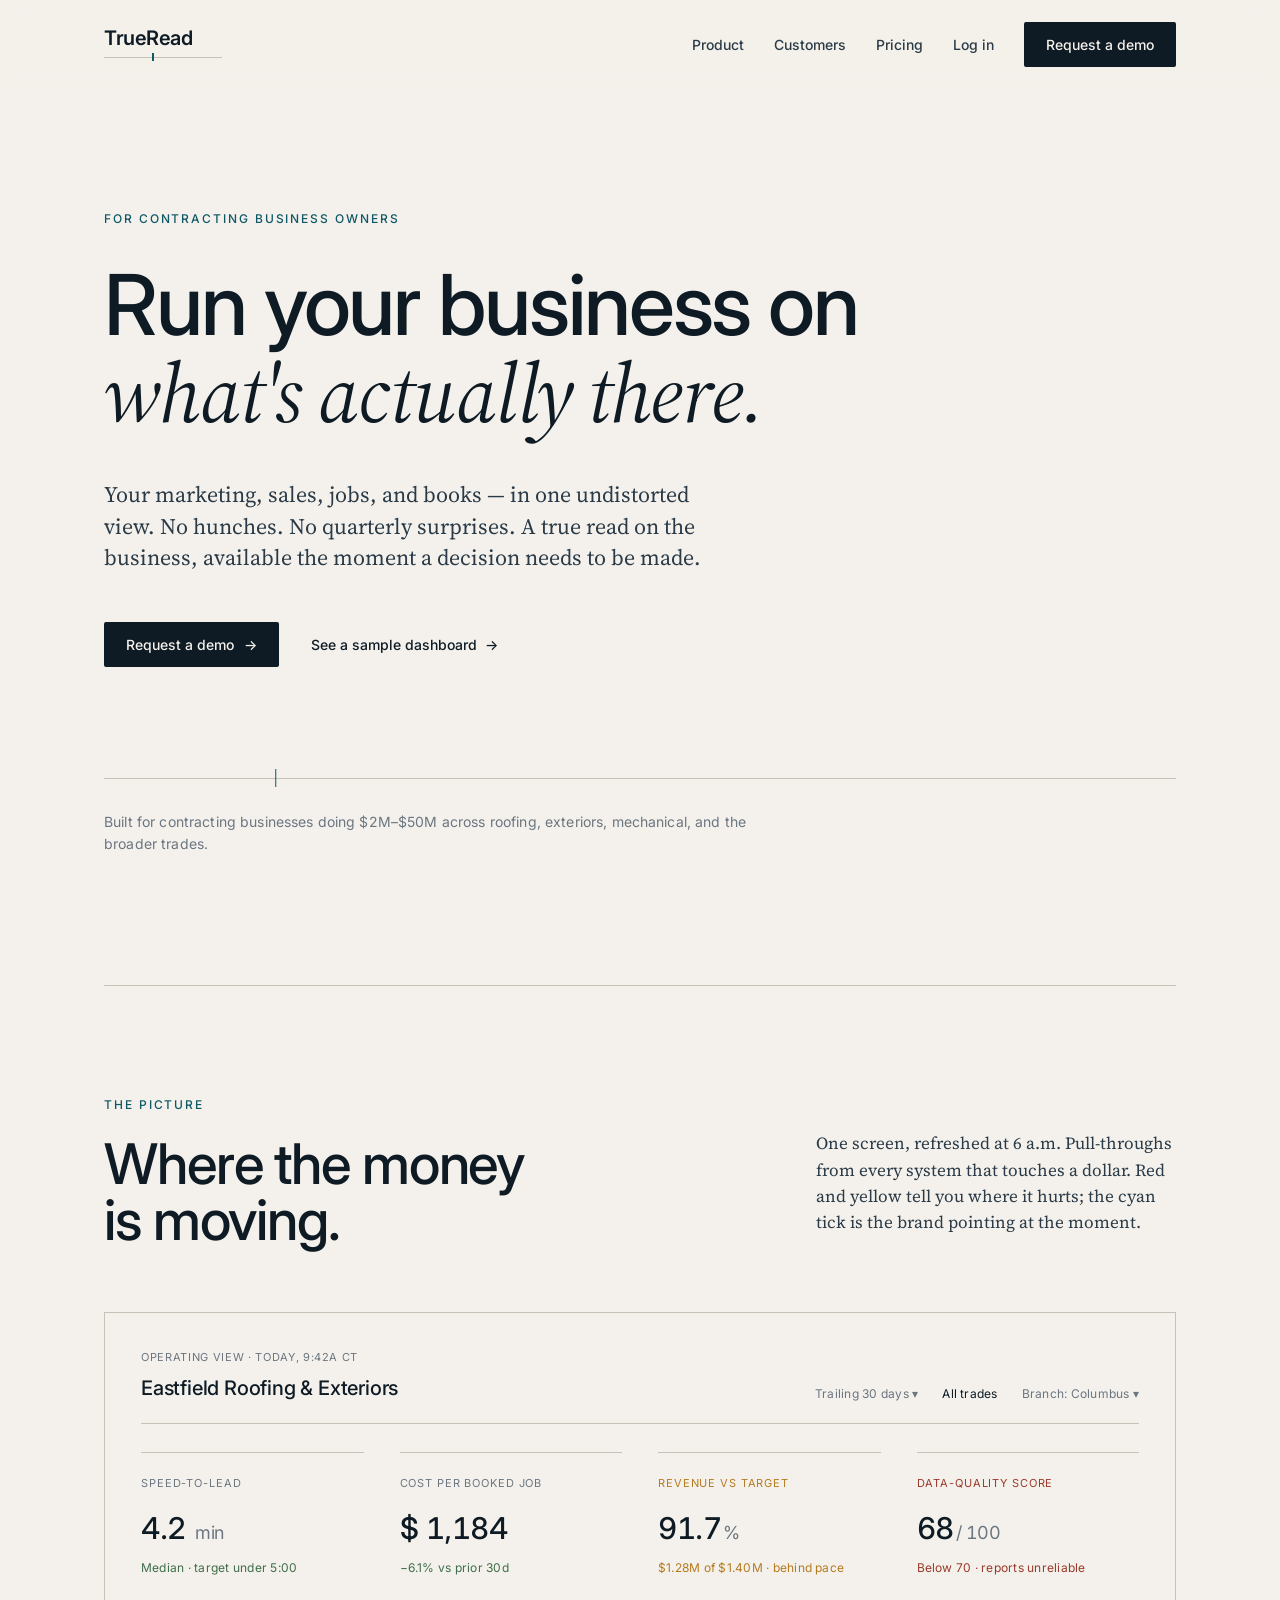
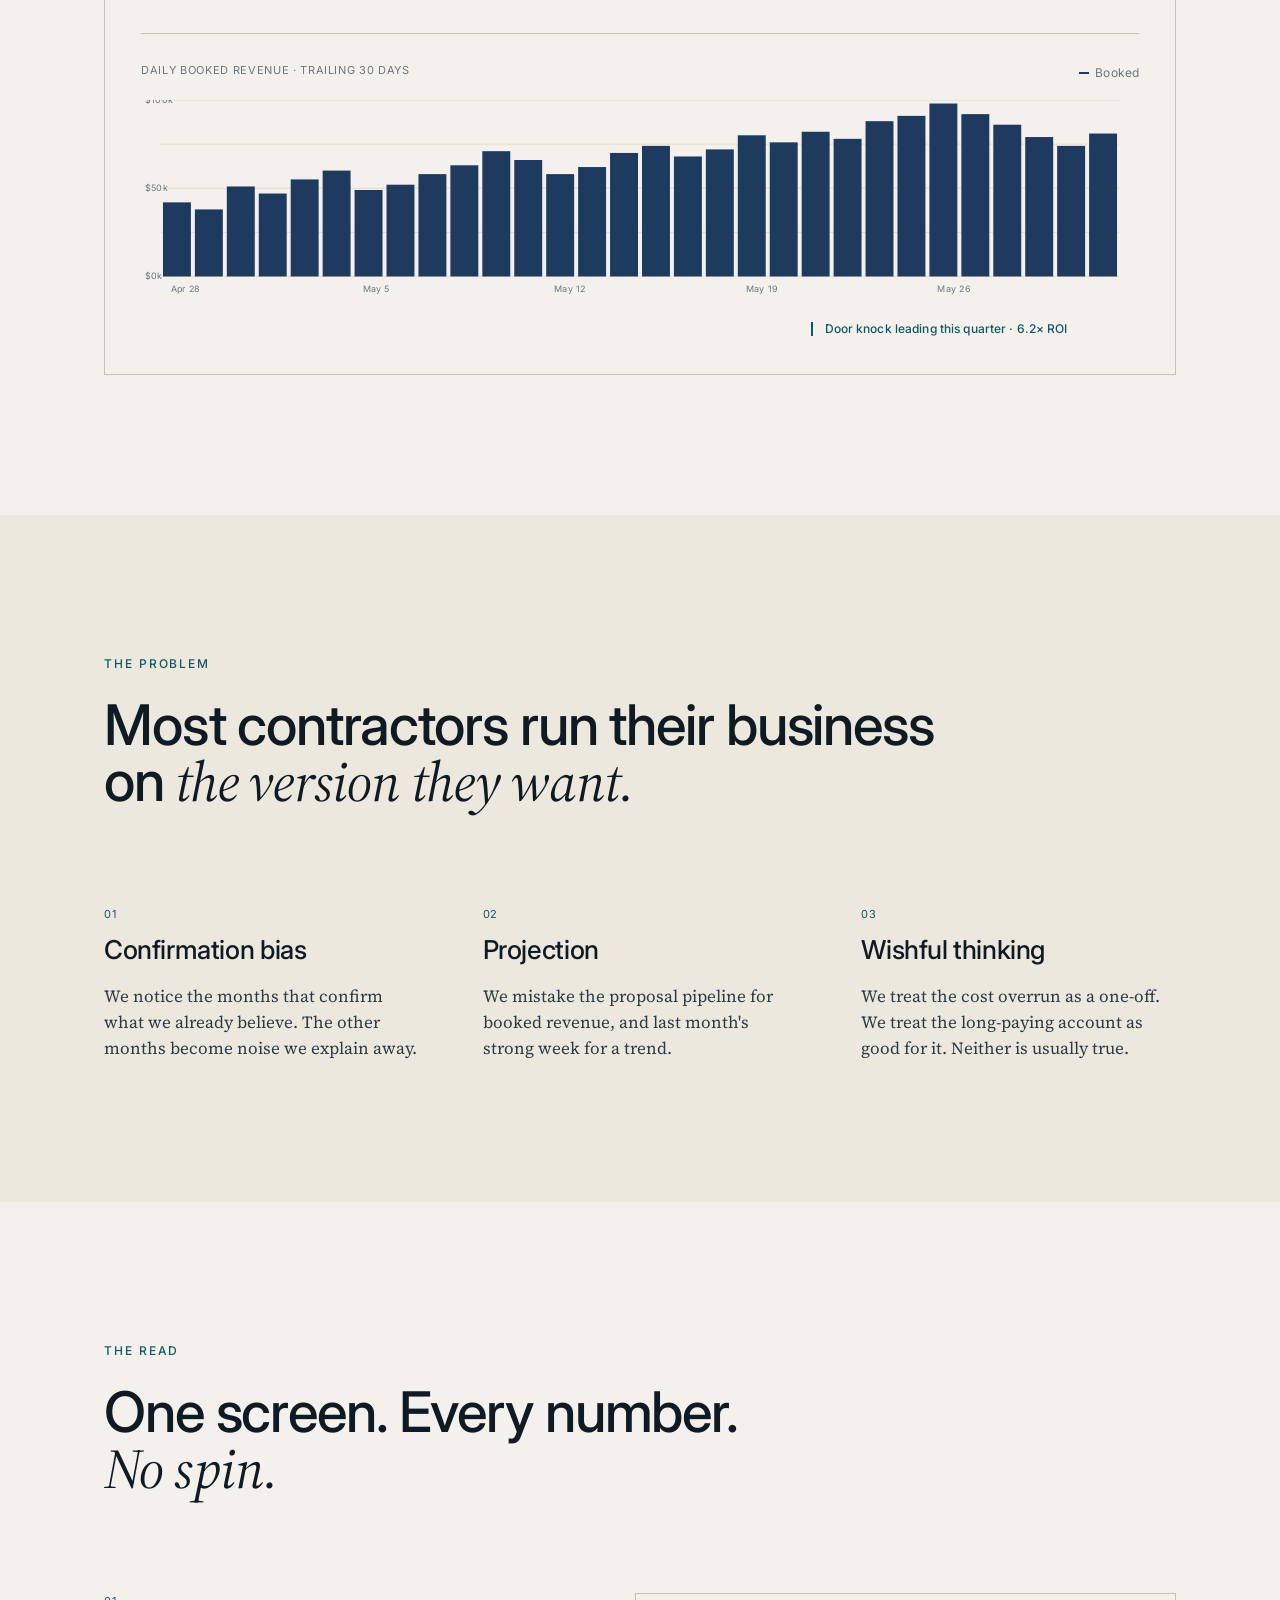
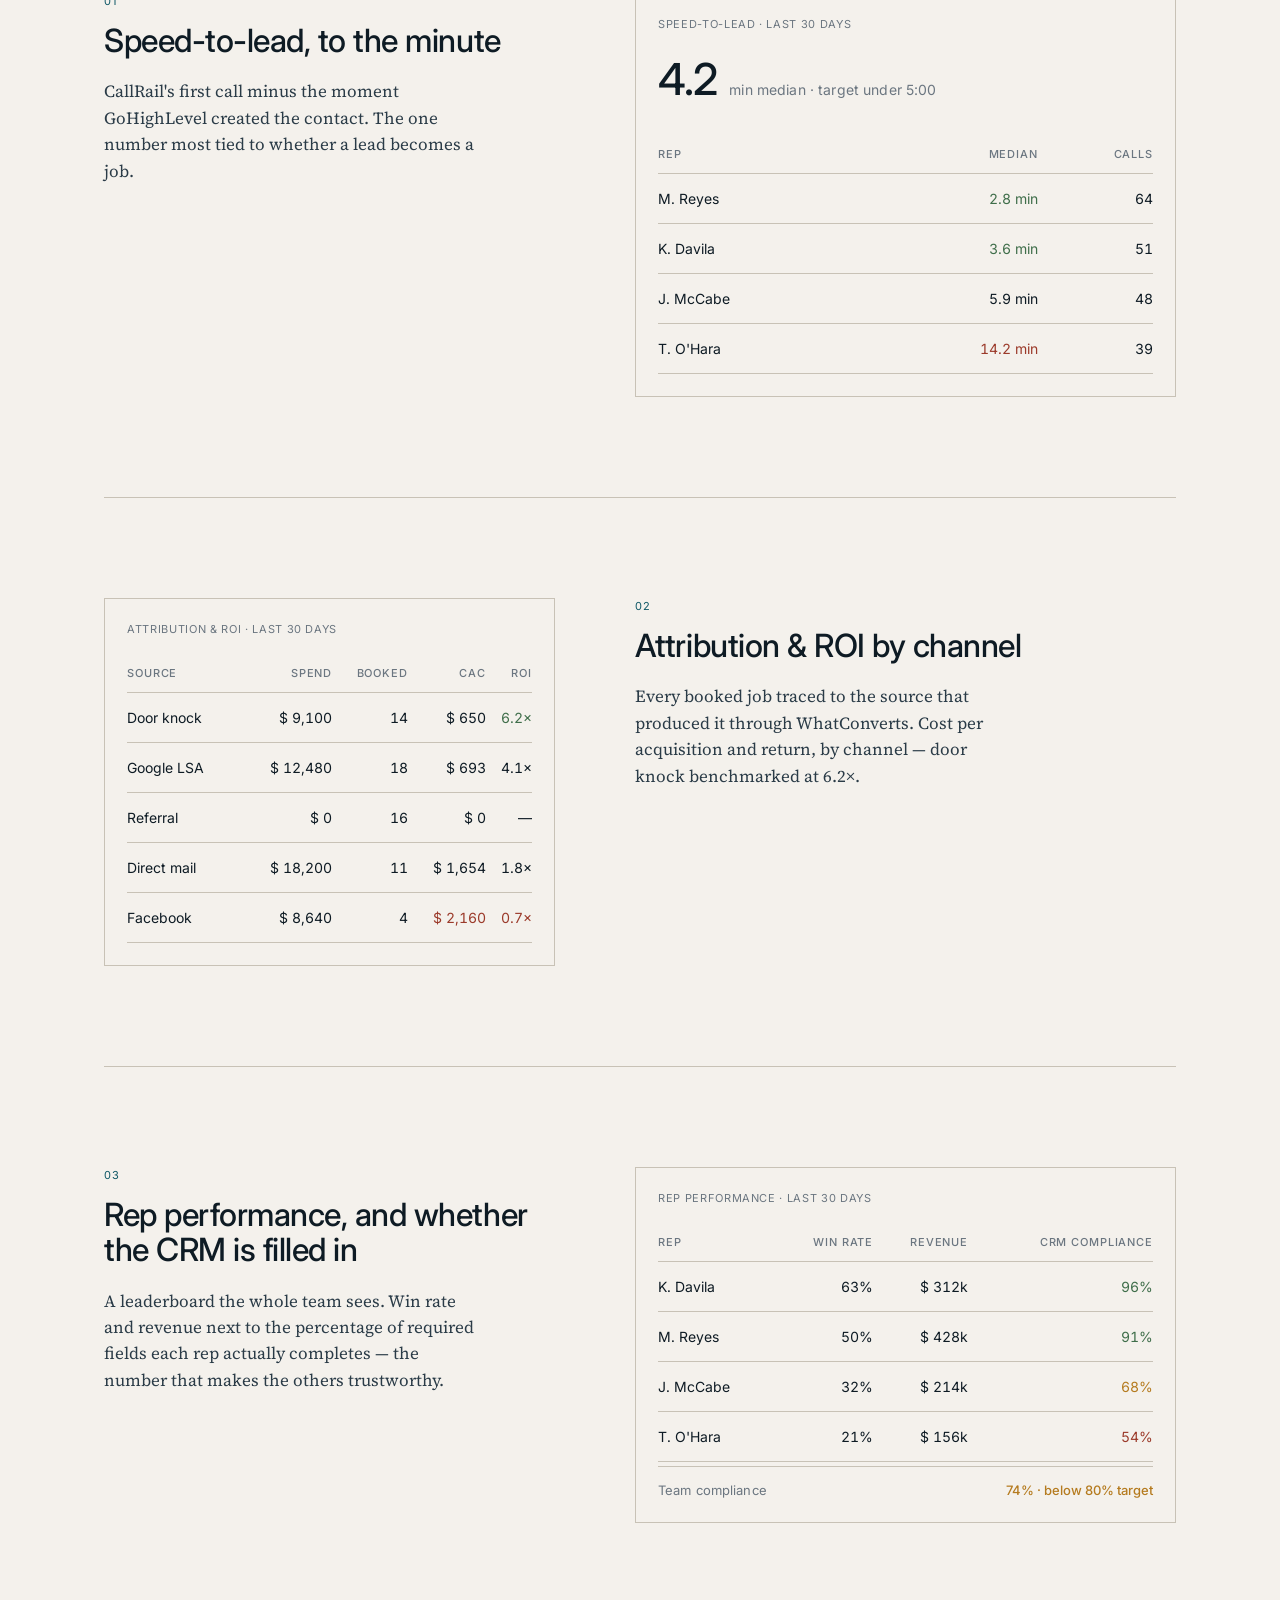
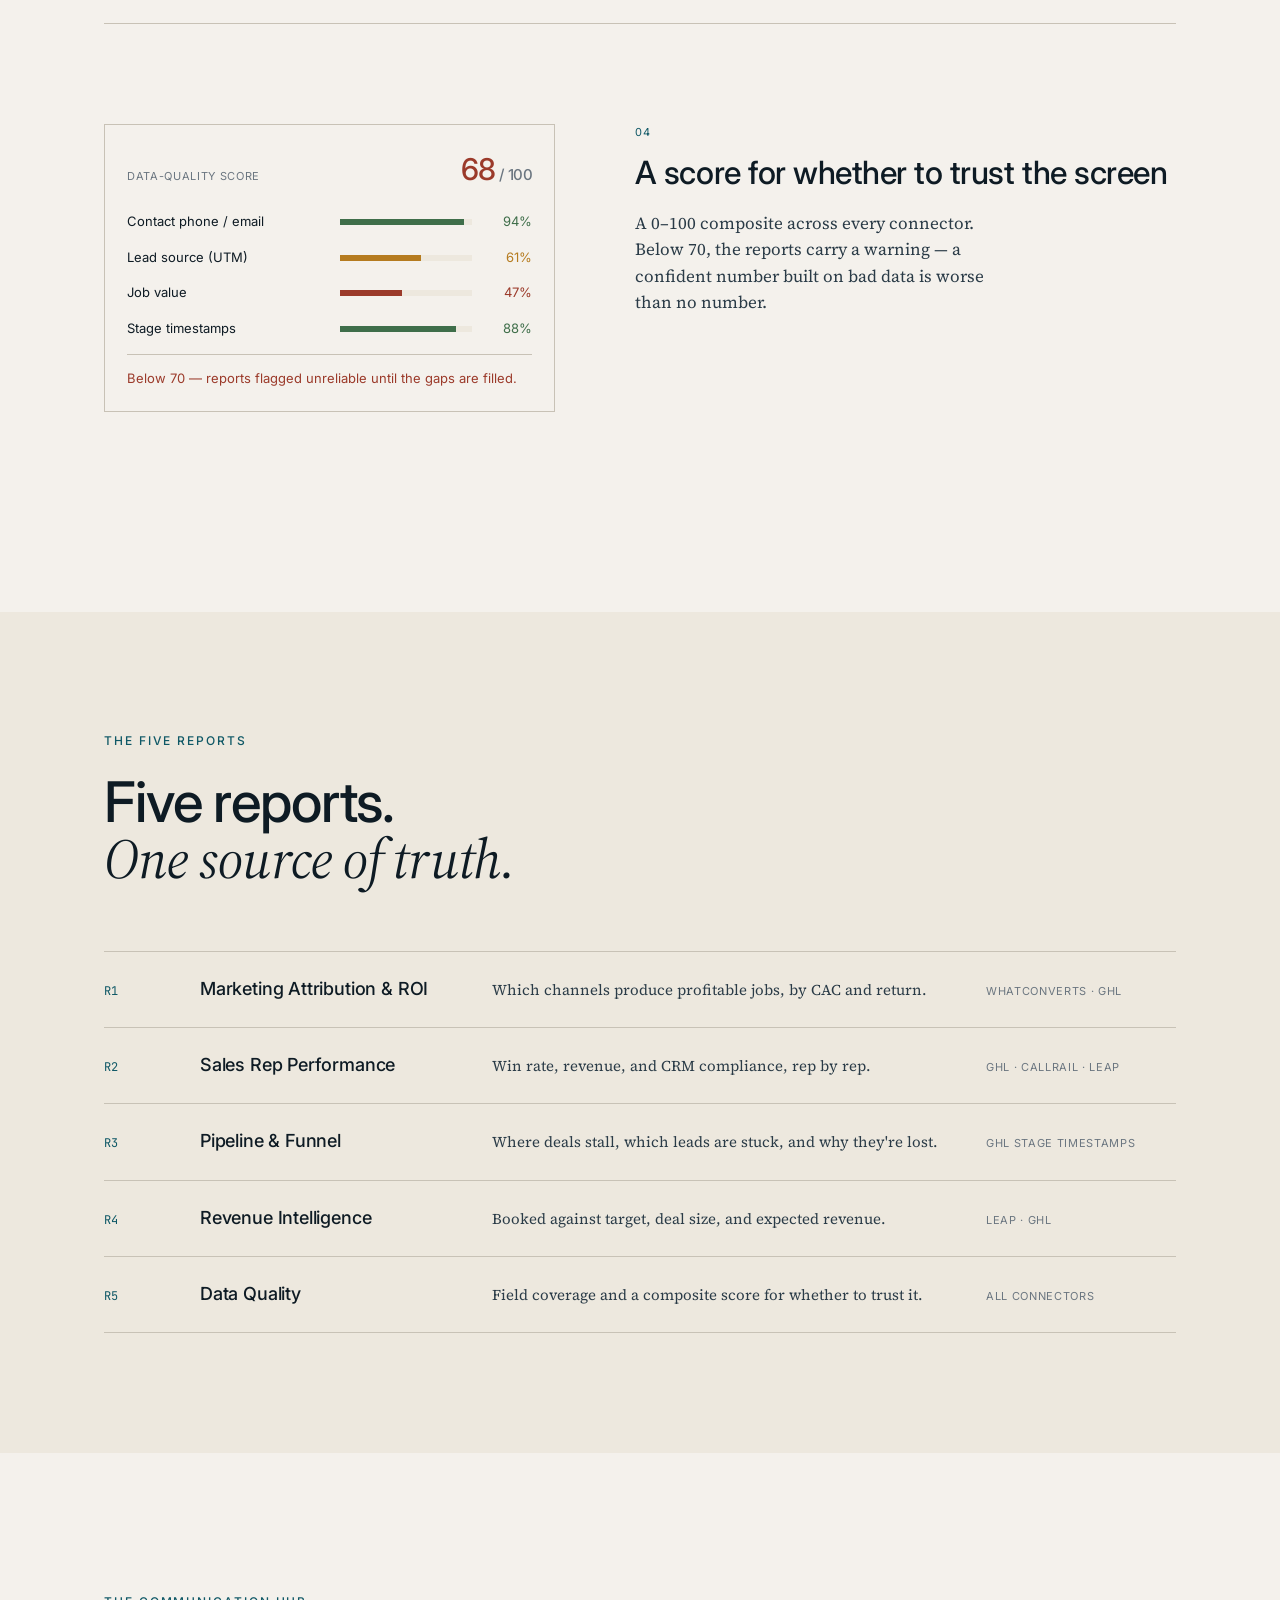
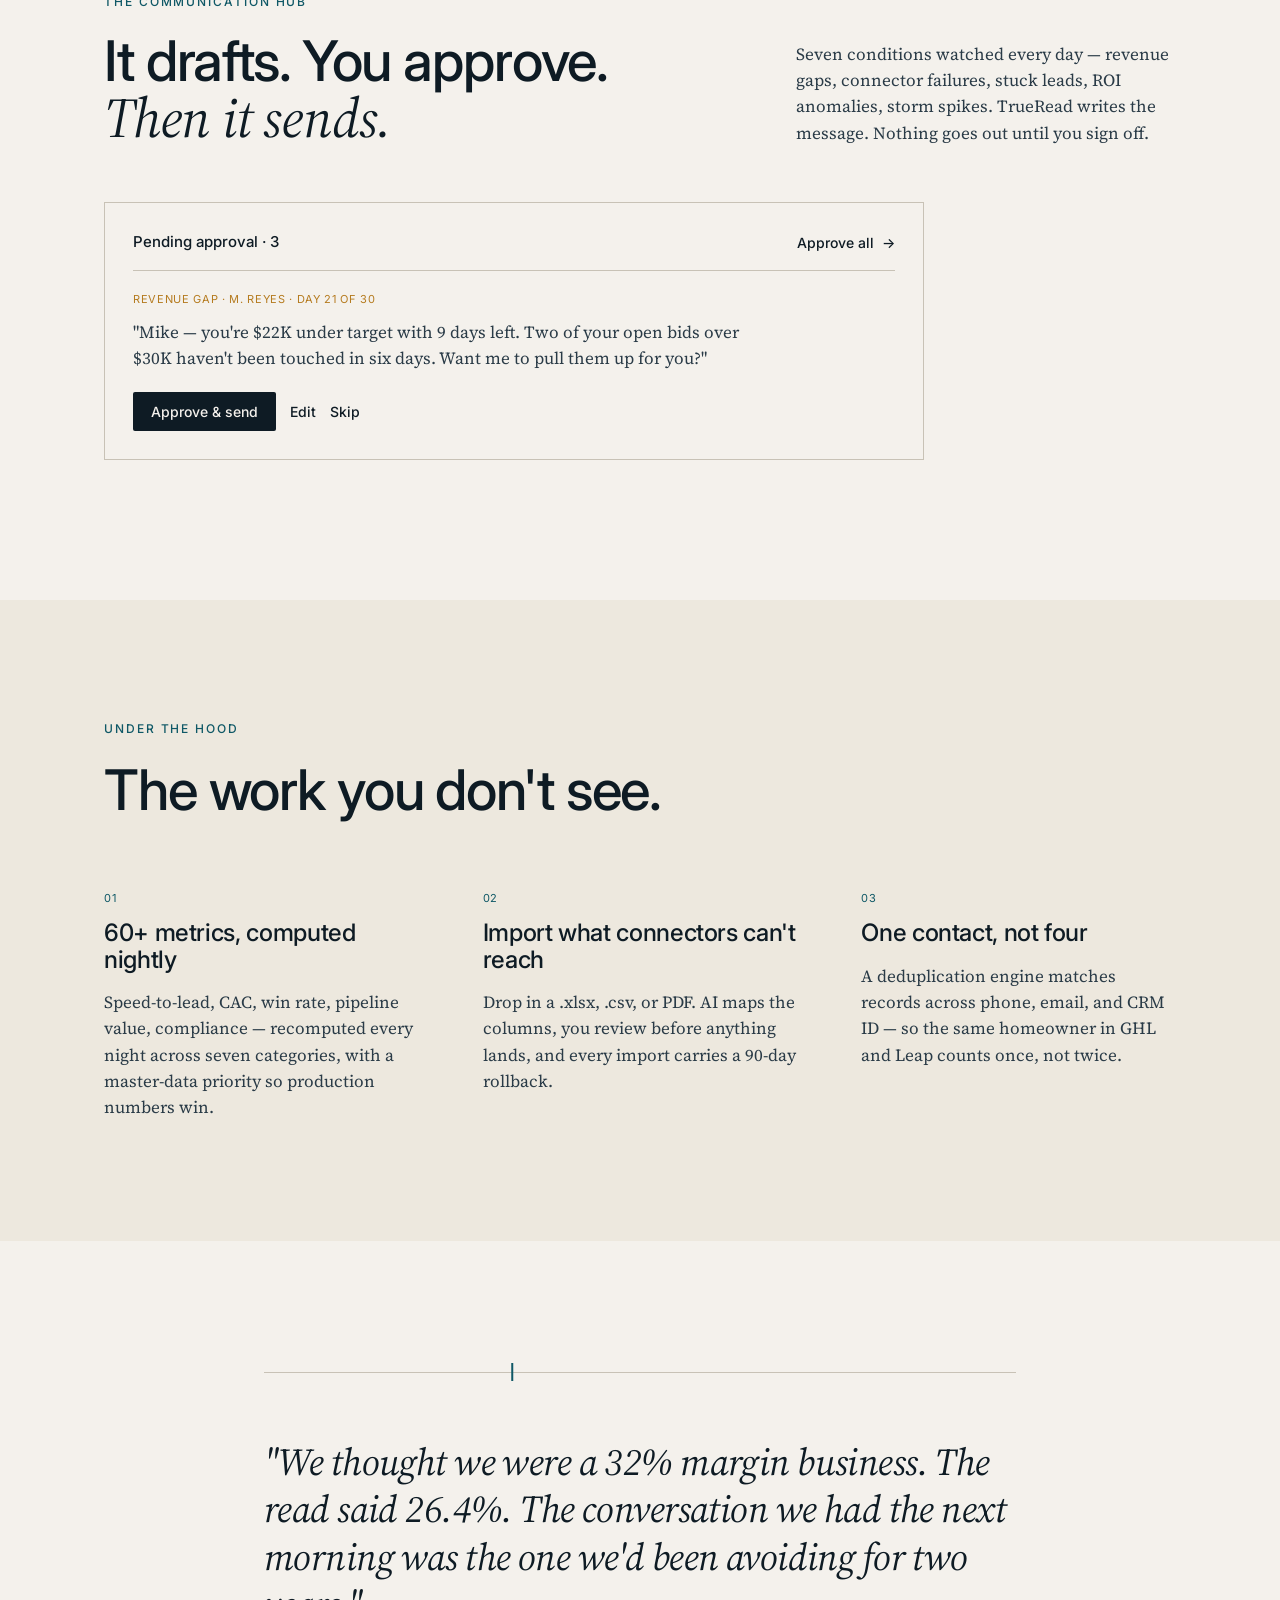
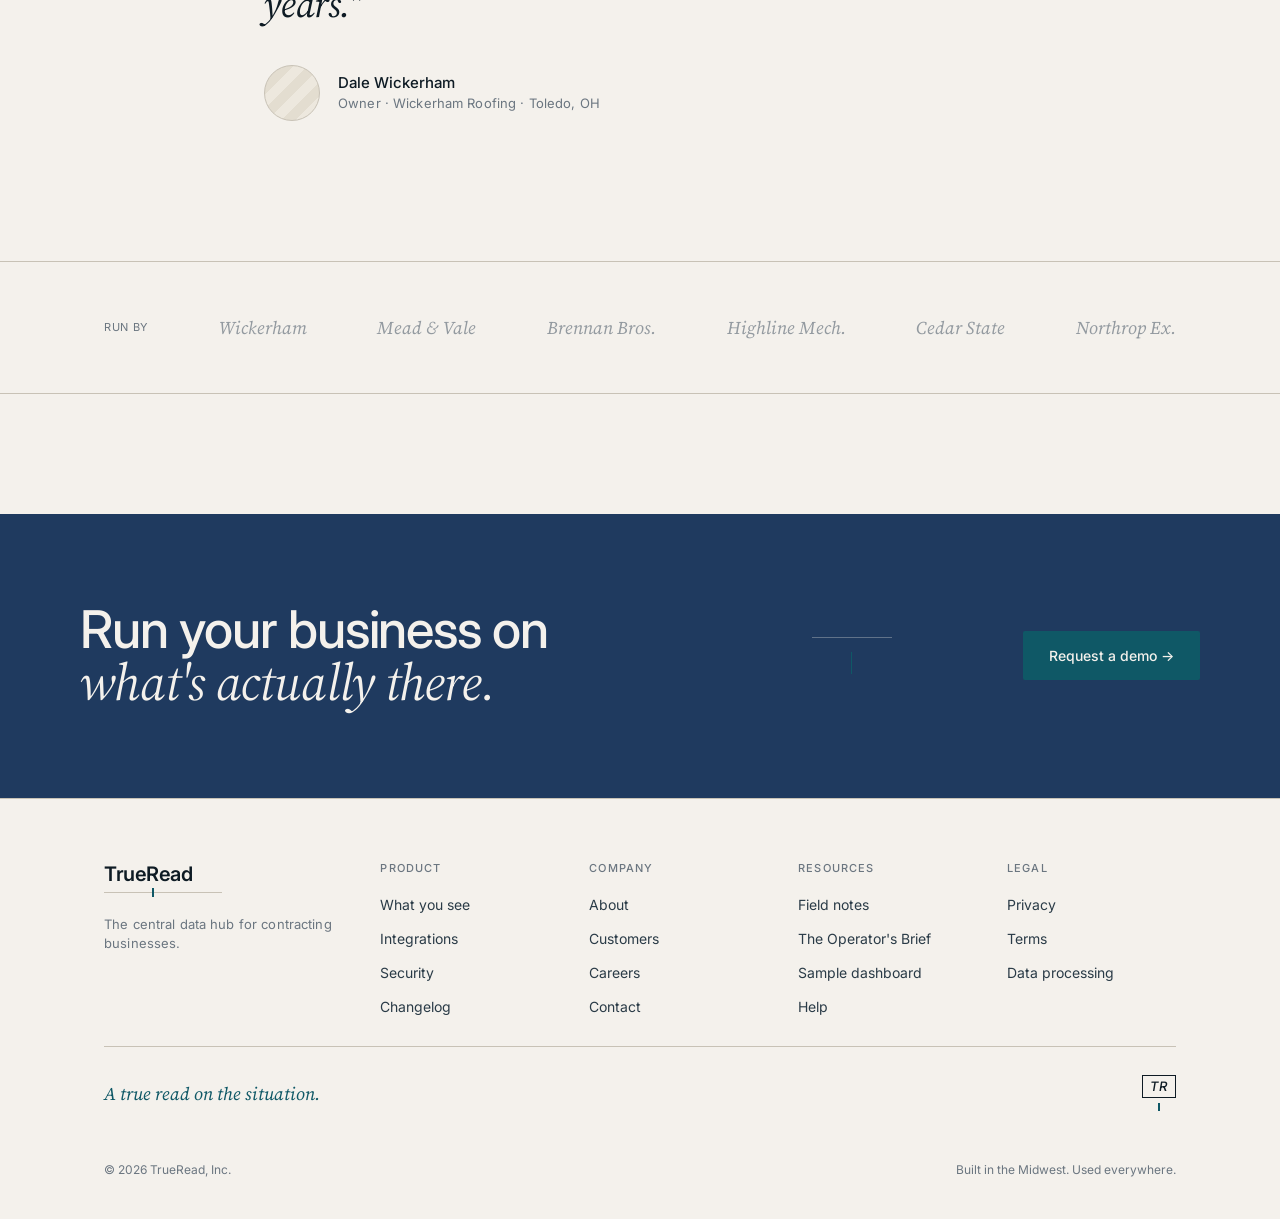
<file: index.html>
<!doctype html>
<html lang="en">
<head>
<meta charset="utf-8"/>
<meta name="viewport" content="width=device-width, initial-scale=1"/>
<title>TrueRead — Run your business on what's actually there.</title>
<meta name="description" content="Your marketing, sales, jobs, and books in one undistorted view. A true read on the business, for contracting owners doing $2M–$50M."/>
<link rel="preconnect" href="https://fonts.googleapis.com"/>
<link rel="preconnect" href="https://fonts.gstatic.com" crossorigin/>
<link rel="stylesheet" href="https://fonts.googleapis.com/css2?family=Inter:wght@400;500;600&family=Source+Serif+4:ital,opsz,wght@0,8..60,400;0,8..60,500;1,8..60,400;1,8..60,500&family=JetBrains+Mono:wght@400;500&display=swap"/>
<link rel="icon" type="image/png" href="assets/favicon.png"/>
<link rel="stylesheet" href="styles.css"/>
</head>
<body>

<nav class="nav">
  <div class="nav-inner">
    <a href="index.html" class="reading" style="--wm:20px;width:118px" aria-label="TrueRead home"><span class="word">TrueRead</span><span class="needle-rule"></span></a>
    <div class="nav-links">
      <a class="nav-link" href="product.html">Product</a>
      <a class="nav-link" href="customers.html">Customers</a>
      <a class="nav-link" href="pricing.html">Pricing</a>
      <a class="nav-link" href="#">Log in</a>
      <a class="btn-primary" href="demo.html">Request a demo</a>
    </div>
    <button class="nav-toggle" aria-label="Menu"><span></span><span></span></button>
  </div>
  <div class="mobile-menu">
    <a href="product.html">Product</a>
    <a href="customers.html">Customers</a>
    <a href="pricing.html">Pricing</a>
    <a href="#">Log in</a>
    <a class="btn-primary" href="demo.html">Request a demo</a>
  </div>
</nav>

<!-- HERO -->
<section class="wrap" style="padding:120px 64px 130px">
  <div class="eyebrow" style="margin-bottom:36px">For contracting business owners</div>
  <h1 style="max-width:1100px">Run your business on<br/><span class="serif-italic" style="font-size:inherit;display:inline-block;margin-top:6px">what's actually there.</span></h1>
  <p class="lede" style="max-width:640px;margin-top:44px">Your marketing, sales, jobs, and books — in one undistorted view. No hunches. No quarterly surprises. A true read on the business, available the moment a decision needs to be made.</p>
  <div style="display:flex;align-items:center;gap:32px;margin-top:48px;flex-wrap:wrap">
    <a class="btn-primary" href="demo.html">Request a demo <span>&rarr;</span></a>
    <a class="btn-text" href="#the-picture">See a sample dashboard <span class="arw">&rarr;</span></a>
  </div>
  <div style="margin-top:100px"><div class="needle left"></div></div>
  <p class="muted" style="margin-top:22px;max-width:680px;font-size:14px;line-height:1.55">Built for contracting businesses doing $2M–$50M across roofing, exteriors, mechanical, and the broader trades.</p>
</section>

<div class="wrap"><div class="rule"></div></div>

<!-- THE PICTURE -->
<section class="wrap" id="the-picture" style="padding:110px 64px 140px">
  <div style="display:flex;align-items:flex-end;justify-content:space-between;margin-bottom:64px;gap:40px;flex-wrap:wrap">
    <div>
      <div class="eyebrow" style="margin-bottom:22px">The picture</div>
      <h2 style="max-width:700px">Where the money<br/>is moving.</h2>
    </div>
    <p class="body" style="max-width:360px;padding-bottom:12px">One screen, refreshed at 6&nbsp;a.m. Pull-throughs from every system that touches a dollar. Red and yellow tell you where it hurts; the cyan tick is the brand pointing at the moment.</p>
  </div>

  <div class="dash" data-countup-group>
    <div class="dash-head">
      <div>
        <div class="caption" style="margin-bottom:8px">Operating view · Today, 9:42a CT</div>
        <div class="co">Eastfield Roofing &amp; Exteriors</div>
      </div>
      <div class="dash-controls"><span>Trailing 30 days ▾</span><span class="cur">All trades</span><span>Branch: Columbus ▾</span></div>
    </div>
    <div class="kpi-grid">
      <div class="kpi positive"><div class="label">Speed-to-lead</div><div class="value"><span data-value="4.2" data-decimals="1">4.2</span> <span class="unit">min</span></div><div class="delta">Median · target under 5:00</div></div>
      <div class="kpi positive"><div class="label">Cost per booked job</div><div class="value"><span data-value="1184" data-prefix="$ " data-decimals="0">$ 1,184</span></div><div class="delta">−6.1% vs prior 30d</div></div>
      <div class="kpi caution"><div class="label">Revenue vs target</div><div class="value"><span data-value="91.7" data-decimals="1">91.7</span><span class="unit">%</span></div><div class="delta">$1.28M of $1.40M · behind pace</div></div>
      <div class="kpi critical"><div class="label">Data-quality score</div><div class="value"><span data-value="68" data-decimals="0">68</span><span class="unit">/ 100</span></div><div class="delta">Below 70 · reports unreliable</div></div>
    </div>
    <div class="chart-strip">
      <div class="chart-legend">
        <div class="caption">Daily booked revenue · trailing 30 days</div>
        <div class="muted" style="font-size:12px;display:inline-flex;align-items:center;gap:6px"><span style="width:10px;height:2px;background:var(--horizon);display:inline-block"></span> Booked</div>
      </div>
      <svg viewBox="0 0 1000 204" style="width:100%;height:200px" preserveAspectRatio="none" role="img" aria-label="Daily booked revenue bar chart">
        <g class="chart-grid">
          <line x1="20" x2="980" y1="180" y2="180"/><line x1="20" x2="980" y1="135" y2="135"/><line x1="20" x2="980" y1="90" y2="90"/><line x1="20" x2="980" y1="45" y2="45"/><line x1="20" x2="980" y1="0" y2="0"/>
        </g>
        <g class="chart-axis"><text x="4" y="183">$0k</text><text x="4" y="93">$50k</text><text x="4" y="3">$100k</text></g>
        <g id="bars" fill="var(--horizon)"></g>
        <g class="chart-axis"><text x="30" y="196">Apr 28</text><text x="222" y="196">May 5</text><text x="414" y="196">May 12</text><text x="606" y="196">May 19</text><text x="798" y="196">May 26</text></g>
      </svg>
      <div class="chart-caption" style="padding-left:670px"><span class="tk"></span><span class="tx">Door knock leading this quarter · 6.2× ROI</span></div>
    </div>
  </div>
</section>

<!-- THE PROBLEM -->
<section style="background:var(--panel);padding:140px 0">
  <div class="wrap">
    <div class="eyebrow" style="margin-bottom:24px">The problem</div>
    <h2 style="max-width:1000px;margin-bottom:96px">Most contractors run their business<br/>on <span class="serif-italic" style="font-size:inherit">the version they want.</span></h2>
    <div style="display:grid;grid-template-columns:repeat(3,1fr);gap:64px">
      <div><div class="caption" style="margin-bottom:14px;color:var(--cyan)">01</div><h3 style="margin-bottom:18px;font-size:26px">Confirmation bias</h3><p class="body">We notice the months that confirm what we already believe. The other months become noise we explain away.</p></div>
      <div><div class="caption" style="margin-bottom:14px;color:var(--cyan)">02</div><h3 style="margin-bottom:18px;font-size:26px">Projection</h3><p class="body">We mistake the proposal pipeline for booked revenue, and last month's strong week for a trend.</p></div>
      <div><div class="caption" style="margin-bottom:14px;color:var(--cyan)">03</div><h3 style="margin-bottom:18px;font-size:26px">Wishful thinking</h3><p class="body">We treat the cost overrun as a one-off. We treat the long-paying account as good for it. Neither is usually true.</p></div>
    </div>
  </div>
</section>

<!-- THE READ -->
<section class="wrap" style="padding:140px 64px 100px">
  <div class="eyebrow" style="margin-bottom:24px">The read</div>
  <h2 style="max-width:800px;margin-bottom:96px">One screen. Every number.<br/><span class="serif-italic" style="font-size:inherit">No spin.</span></h2>

  <div class="surface" style="border-top:0;padding-top:0">
    <div class="surface-copy" style="position:static">
      <div class="caption" style="margin-bottom:14px;color:var(--cyan)">01</div>
      <h3 style="margin-bottom:20px">Speed-to-lead, to the minute</h3>
      <p class="body" style="max-width:380px">CallRail's first call minus the moment GoHighLevel created the contact. The one number most tied to whether a lead becomes a job.</p>
    </div>
    <div>
      <div style="background:var(--paper);border:1px solid var(--rule);padding:22px">
        <div class="caption" style="margin-bottom:14px">Speed-to-lead · last 30 days</div>
        <div style="display:flex;align-items:baseline;gap:12px;margin-bottom:20px"><span style="font-family:var(--sans);font-size:44px;font-weight:500;letter-spacing:-.02em;color:var(--ink);font-variant-numeric:tabular-nums">4.2</span><span class="muted" style="font-size:14px">min median · target under 5:00</span></div>
        <table class="tr-table"><thead><tr><th>Rep</th><th class="r">Median</th><th class="r">Calls</th></tr></thead><tbody>
          <tr><td>M. Reyes</td><td class="r positive">2.8 min</td><td class="r">64</td></tr>
          <tr><td>K. Davila</td><td class="r positive">3.6 min</td><td class="r">51</td></tr>
          <tr><td>J. McCabe</td><td class="r">5.9 min</td><td class="r">48</td></tr>
          <tr><td>T. O'Hara</td><td class="r critical">14.2 min</td><td class="r">39</td></tr>
        </tbody></table>
      </div>
    </div>
  </div>

  <div class="surface">
    <div class="surface-copy" style="position:static;order:2">
      <div class="caption" style="margin-bottom:14px;color:var(--cyan)">02</div>
      <h3 style="margin-bottom:20px">Attribution &amp; ROI by channel</h3>
      <p class="body" style="max-width:380px">Every booked job traced to the source that produced it through WhatConverts. Cost per acquisition and return, by channel — door knock benchmarked at 6.2×.</p>
    </div>
    <div style="order:1">
      <div style="background:var(--paper);border:1px solid var(--rule);padding:22px">
        <div class="caption" style="margin-bottom:14px">Attribution &amp; ROI · last 30 days</div>
        <table class="tr-table"><thead><tr><th>Source</th><th class="r">Spend</th><th class="r">Booked</th><th class="r">CAC</th><th class="r">ROI</th></tr></thead><tbody>
          <tr><td>Door knock</td><td class="r">$ 9,100</td><td class="r">14</td><td class="r">$ 650</td><td class="r positive">6.2×</td></tr>
          <tr><td>Google LSA</td><td class="r">$ 12,480</td><td class="r">18</td><td class="r">$ 693</td><td class="r">4.1×</td></tr>
          <tr><td>Referral</td><td class="r">$ 0</td><td class="r">16</td><td class="r">$ 0</td><td class="r">—</td></tr>
          <tr><td>Direct mail</td><td class="r">$ 18,200</td><td class="r">11</td><td class="r">$ 1,654</td><td class="r">1.8×</td></tr>
          <tr><td>Facebook</td><td class="r">$ 8,640</td><td class="r">4</td><td class="r critical">$ 2,160</td><td class="r critical">0.7×</td></tr>
        </tbody></table>
      </div>
    </div>
  </div>

  <div class="surface">
    <div class="surface-copy" style="position:static">
      <div class="caption" style="margin-bottom:14px;color:var(--cyan)">03</div>
      <h3 style="margin-bottom:20px">Rep performance, and whether the CRM is filled in</h3>
      <p class="body" style="max-width:380px">A leaderboard the whole team sees. Win rate and revenue next to the percentage of required fields each rep actually completes — the number that makes the others trustworthy.</p>
    </div>
    <div>
      <div style="background:var(--paper);border:1px solid var(--rule);padding:22px">
        <div class="caption" style="margin-bottom:14px">Rep performance · last 30 days</div>
        <table class="tr-table"><thead><tr><th>Rep</th><th class="r">Win rate</th><th class="r">Revenue</th><th class="r">CRM compliance</th></tr></thead><tbody>
          <tr><td>K. Davila</td><td class="r">63%</td><td class="r">$ 312k</td><td class="r positive">96%</td></tr>
          <tr><td>M. Reyes</td><td class="r">50%</td><td class="r">$ 428k</td><td class="r positive">91%</td></tr>
          <tr><td>J. McCabe</td><td class="r">32%</td><td class="r">$ 214k</td><td class="r caution">68%</td></tr>
          <tr><td>T. O'Hara</td><td class="r">21%</td><td class="r">$ 156k</td><td class="r critical">54%</td></tr>
        </tbody></table>
        <div style="border-top:1px solid var(--rule);margin-top:4px;padding-top:14px;display:flex;justify-content:space-between;font-family:var(--sans);font-size:13px"><span class="muted">Team compliance</span><span style="color:var(--caution);font-weight:500;font-variant-numeric:tabular-nums">74% · below 80% target</span></div>
      </div>
    </div>
  </div>

  <div class="surface">
    <div class="surface-copy" style="position:static;order:2">
      <div class="caption" style="margin-bottom:14px;color:var(--cyan)">04</div>
      <h3 style="margin-bottom:20px">A score for whether to trust the screen</h3>
      <p class="body" style="max-width:380px">A 0–100 composite across every connector. Below 70, the reports carry a warning — a confident number built on bad data is worse than no number.</p>
    </div>
    <div style="order:1">
      <div style="background:var(--paper);border:1px solid var(--rule);padding:22px">
        <div style="display:flex;justify-content:space-between;align-items:baseline;margin-bottom:20px"><div class="caption">Data-quality score</div><span style="font-family:var(--sans);font-size:30px;font-weight:500;color:var(--critical);font-variant-numeric:tabular-nums;letter-spacing:-.02em">68<span style="font-size:15px;color:var(--muted)"> / 100</span></span></div>
        <div style="display:flex;flex-direction:column;gap:16px">
          <div style="display:grid;grid-template-columns:1.5fr 1fr 44px;gap:16px;align-items:center"><span style="font-family:var(--sans);font-size:13px;color:var(--ink)">Contact phone / email</span><span style="position:relative;height:6px;background:var(--panel)"><span style="position:absolute;left:0;top:0;bottom:0;width:94%;background:var(--positive)"></span></span><span style="font-family:var(--sans);font-size:13px;color:var(--positive);text-align:right;font-variant-numeric:tabular-nums">94%</span></div>
          <div style="display:grid;grid-template-columns:1.5fr 1fr 44px;gap:16px;align-items:center"><span style="font-family:var(--sans);font-size:13px;color:var(--ink)">Lead source (UTM)</span><span style="position:relative;height:6px;background:var(--panel)"><span style="position:absolute;left:0;top:0;bottom:0;width:61%;background:var(--caution)"></span></span><span style="font-family:var(--sans);font-size:13px;color:var(--caution);text-align:right;font-variant-numeric:tabular-nums">61%</span></div>
          <div style="display:grid;grid-template-columns:1.5fr 1fr 44px;gap:16px;align-items:center"><span style="font-family:var(--sans);font-size:13px;color:var(--ink)">Job value</span><span style="position:relative;height:6px;background:var(--panel)"><span style="position:absolute;left:0;top:0;bottom:0;width:47%;background:var(--critical)"></span></span><span style="font-family:var(--sans);font-size:13px;color:var(--critical);text-align:right;font-variant-numeric:tabular-nums">47%</span></div>
          <div style="display:grid;grid-template-columns:1.5fr 1fr 44px;gap:16px;align-items:center"><span style="font-family:var(--sans);font-size:13px;color:var(--ink)">Stage timestamps</span><span style="position:relative;height:6px;background:var(--panel)"><span style="position:absolute;left:0;top:0;bottom:0;width:88%;background:var(--positive)"></span></span><span style="font-family:var(--sans);font-size:13px;color:var(--positive);text-align:right;font-variant-numeric:tabular-nums">88%</span></div>
        </div>
        <div style="border-top:1px solid var(--rule);margin-top:16px;padding-top:14px;font-family:var(--sans);font-size:13px;color:var(--critical)">Below 70 — reports flagged unreliable until the gaps are filled.</div>
      </div>
    </div>
  </div>
</section>


<!-- THE FIVE REPORTS -->
<section style="background:var(--panel);padding:120px 0">
  <div class="wrap">
    <div class="eyebrow" style="margin-bottom:24px">The five reports</div>
    <h2 style="max-width:820px;margin-bottom:64px">Five reports.<br/><span class="serif-italic" style="font-size:inherit">One source of truth.</span></h2>
    <div style="border-top:1px solid var(--rule)">
      <div class="report-row"><div style="font-family:var(--mono);font-size:12px;color:var(--cyan)">R1</div><h4>Marketing Attribution &amp; ROI</h4><p class="body" style="font-size:15px;margin:0">Which channels produce profitable jobs, by CAC and return.</p><div class="caption">WhatConverts · GHL</div></div>
      <div class="report-row"><div style="font-family:var(--mono);font-size:12px;color:var(--cyan)">R2</div><h4>Sales Rep Performance</h4><p class="body" style="font-size:15px;margin:0">Win rate, revenue, and CRM compliance, rep by rep.</p><div class="caption">GHL · CallRail · Leap</div></div>
      <div class="report-row"><div style="font-family:var(--mono);font-size:12px;color:var(--cyan)">R3</div><h4>Pipeline &amp; Funnel</h4><p class="body" style="font-size:15px;margin:0">Where deals stall, which leads are stuck, and why they're lost.</p><div class="caption">GHL stage timestamps</div></div>
      <div class="report-row"><div style="font-family:var(--mono);font-size:12px;color:var(--cyan)">R4</div><h4>Revenue Intelligence</h4><p class="body" style="font-size:15px;margin:0">Booked against target, deal size, and expected revenue.</p><div class="caption">Leap · GHL</div></div>
      <div class="report-row"><div style="font-family:var(--mono);font-size:12px;color:var(--cyan)">R5</div><h4>Data Quality</h4><p class="body" style="font-size:15px;margin:0">Field coverage and a composite score for whether to trust it.</p><div class="caption">All connectors</div></div>
    </div>
  </div>
</section>

<!-- COMMUNICATION HUB -->
<section class="wrap" style="padding:140px 64px">
  <div style="display:flex;align-items:flex-end;justify-content:space-between;margin-bottom:56px;gap:40px;flex-wrap:wrap">
    <div><div class="eyebrow" style="margin-bottom:22px">The Communication Hub</div><h2 style="max-width:640px">It drafts. You approve.<br/><span class="serif-italic" style="font-size:inherit">Then it sends.</span></h2></div>
    <p class="body" style="max-width:380px">Seven conditions watched every day — revenue gaps, connector failures, stuck leads, ROI anomalies, storm spikes. TrueRead writes the message. Nothing goes out until you sign off.</p>
  </div>
  <div style="background:var(--paper);border:1px solid var(--rule);padding:28px;max-width:820px">
    <div style="display:flex;justify-content:space-between;align-items:center;margin-bottom:20px;padding-bottom:16px;border-bottom:1px solid var(--rule)"><div style="font-family:var(--sans);font-size:15px;color:var(--ink);font-weight:500">Pending approval · 3</div><span class="btn-text">Approve all <span class="arw">→</span></span></div>
    <div class="caption" style="color:var(--caution);margin-bottom:12px">Revenue gap · M. Reyes · day 21 of 30</div>
    <p class="body" style="margin:0 0 20px;max-width:640px">"Mike — you're $22K under target with 9 days left. Two of your open bids over $30K haven't been touched in six days. Want me to pull them up for you?"</p>
    <div style="display:flex;gap:14px;flex-wrap:wrap;align-items:center"><span class="btn-primary" style="padding:9px 18px">Approve &amp; send</span><span class="btn-text">Edit</span><span class="btn-text">Skip</span></div>
  </div>
</section>

<!-- UNDER THE HOOD -->
<section style="background:var(--panel);padding:120px 0">
  <div class="wrap">
    <div class="eyebrow" style="margin-bottom:24px">Under the hood</div>
    <h2 style="max-width:700px;margin-bottom:72px">The work you don't see.</h2>
    <div style="display:grid;grid-template-columns:repeat(3,1fr);gap:64px">
      <div><div class="caption" style="color:var(--cyan);margin-bottom:14px">01</div><h3 style="font-size:24px;margin-bottom:16px">60+ metrics, computed nightly</h3><p class="body">Speed-to-lead, CAC, win rate, pipeline value, compliance — recomputed every night across seven categories, with a master-data priority so production numbers win.</p></div>
      <div><div class="caption" style="color:var(--cyan);margin-bottom:14px">02</div><h3 style="font-size:24px;margin-bottom:16px">Import what connectors can't reach</h3><p class="body">Drop in a .xlsx, .csv, or PDF. AI maps the columns, you review before anything lands, and every import carries a 90-day rollback.</p></div>
      <div><div class="caption" style="color:var(--cyan);margin-bottom:14px">03</div><h3 style="font-size:24px;margin-bottom:16px">One contact, not four</h3><p class="body">A deduplication engine matches records across phone, email, and CRM ID — so the same homeowner in GHL and Leap counts once, not twice.</p></div>
    </div>
  </div>
</section>

<!-- PROOF -->
<section style="padding:120px 0 140px">
  <div class="wrap-narrow">
    <div class="needle q1"></div>
    <blockquote style="margin:56px 0 0;padding:0">
      <p class="serif-italic" style="font-size:38px;line-height:1.25;color:var(--ink)">"We thought we were a 32% margin business. The read said 26.4%. The conversation we had the next morning was the one we'd been avoiding for two years."</p>
      <footer style="margin-top:36px;display:flex;align-items:center;gap:18px">
        <div class="img-placeholder" style="width:56px;height:56px;border-radius:50%"></div>
        <div><div style="font-family:var(--sans);font-weight:500;color:var(--ink);font-size:15px">Dale Wickerham</div><div class="muted" style="font-size:13px">Owner · Wickerham Roofing · Toledo, OH</div></div>
      </footer>
    </blockquote>
  </div>
</section>

<!-- LOGOS -->
<section class="logos-strip">
  <div class="inner">
    <span class="caption">Run by</span>
    <span class="brand">Wickerham</span><span class="brand">Mead &amp; Vale</span><span class="brand">Brennan Bros.</span><span class="brand">Highline Mech.</span><span class="brand">Cedar State</span><span class="brand">Northrop Ex.</span>
  </div>
</section>

<!-- CLOSING CTA -->
<section class="cta-panel">
  <h2><span>Run your business on </span><span class="serif-italic" style="color:var(--paper)">what's actually there.</span></h2>
  <div class="needle-block"><div class="horiz"></div><div class="tick"></div></div>
  <a class="cta-btn" href="demo.html">Request a demo →</a>
</section>

<!-- FOOTER (shared) -->
<footer class="footer">
  <div class="wrap">
    <div class="cols">
      <div>
        <a href="index.html" class="reading" style="--wm:20px;width:118px"><span class="word">TrueRead</span><span class="needle-rule"></span></a>
        <p class="muted" style="margin-top:18px;max-width:240px;line-height:1.5">The central data hub for contracting businesses.</p>
      </div>
      <div><h5>Product</h5><ul><li><a href="product.html">What you see</a></li><li><a href="product.html#integrations">Integrations</a></li><li><a href="#">Security</a></li><li><a href="#">Changelog</a></li></ul></div>
      <div><h5>Company</h5><ul><li><a href="about.html">About</a></li><li><a href="customers.html">Customers</a></li><li><a href="#">Careers</a></li><li><a href="demo.html">Contact</a></li></ul></div>
      <div><h5>Resources</h5><ul><li><a href="#">Field notes</a></li><li><a href="#">The Operator's Brief</a></li><li><a href="#the-picture">Sample dashboard</a></li><li><a href="#">Help</a></li></ul></div>
      <div><h5>Legal</h5><ul><li><a href="privacy.html">Privacy</a></li><li><a href="terms.html">Terms</a></li><li><a href="privacy.html">Data processing</a></li></ul></div>
    </div>
    <div class="tagline"><span>A true read on the situation.</span><span class="monogram"><span class="frame">TR</span><span class="tick"></span></span></div>
    <div class="copy-row"><span class="copy">© 2026 TrueRead, Inc.</span><span class="copy">Built in the Midwest. Used everywhere.</span></div>
  </div>
</footer>

<script>
// build the 30 chart bars (all Horizon; height carries meaning)
(function(){
  var data=[42,38,51,47,55,60,49,52,58,63,71,66,58,62,70,74,68,72,80,76,82,78,88,91,98,92,86,79,74,81];
  var g=document.getElementById('bars'); if(!g) return;
  var pad=20,w=1000,h=180,step=(w-pad*2)/data.length,bw=step-4,ns='http://www.w3.org/2000/svg';
  data.forEach(function(v,i){
    var x=pad+i*step+2, bh=v/100*h;
    var r=document.createElementNS(ns,'rect');
    r.setAttribute('x',x);r.setAttribute('y',h-bh);r.setAttribute('width',bw);r.setAttribute('height',bh);
    g.appendChild(r);
  });
})();
</script>
<script src="site.js"></script>
</body>
</html>
</file>
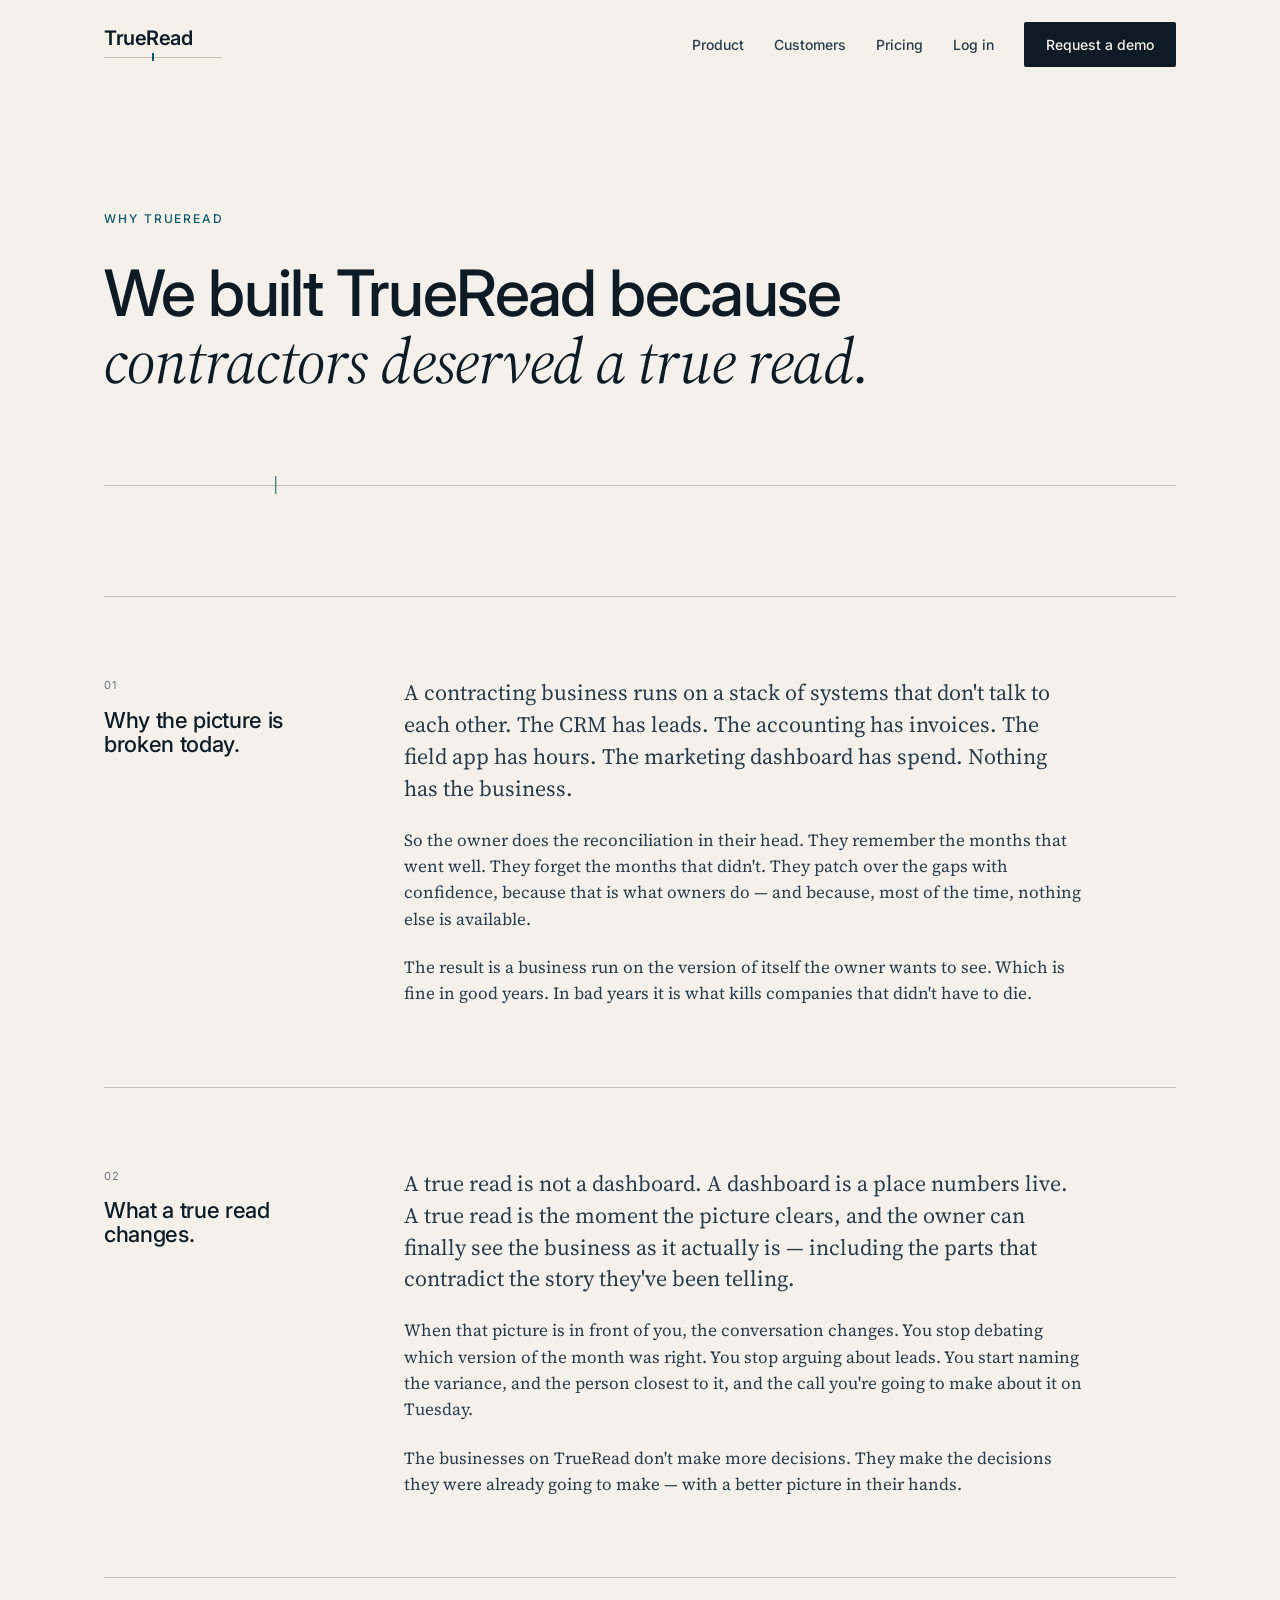
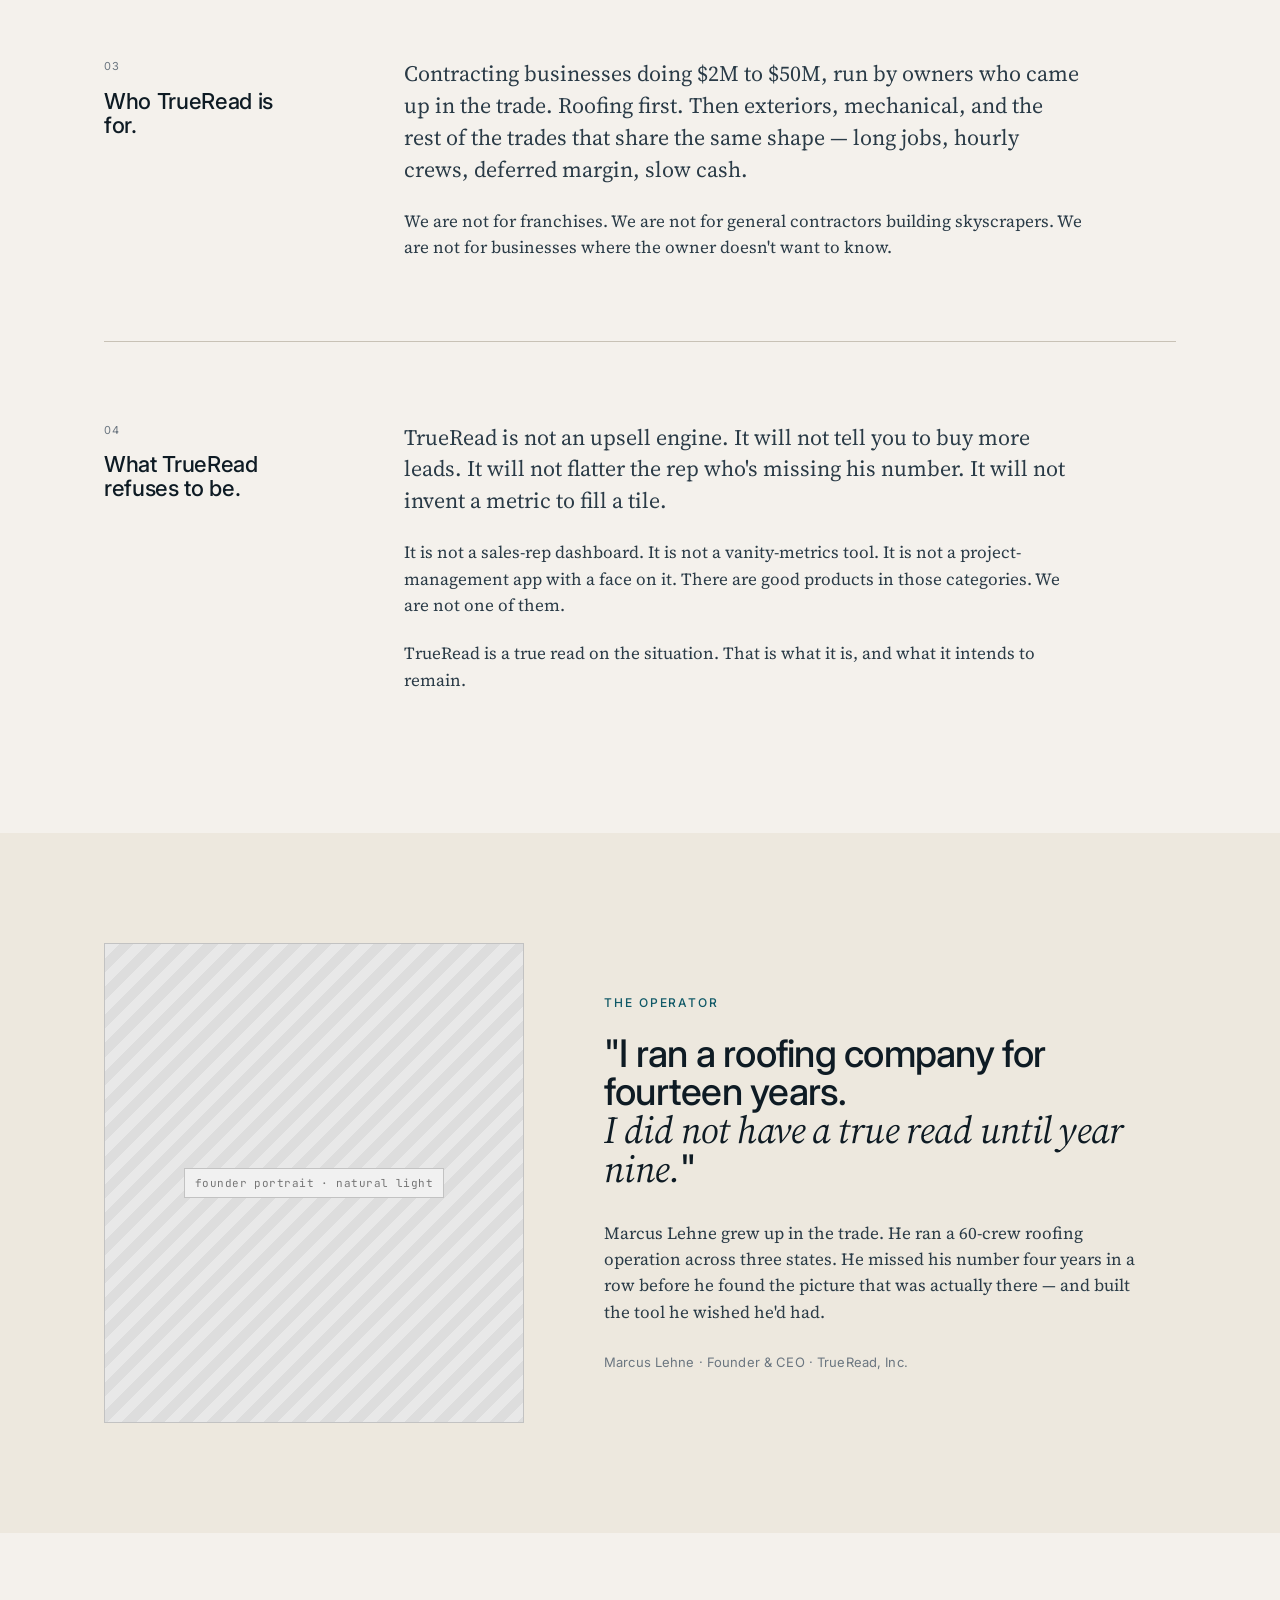
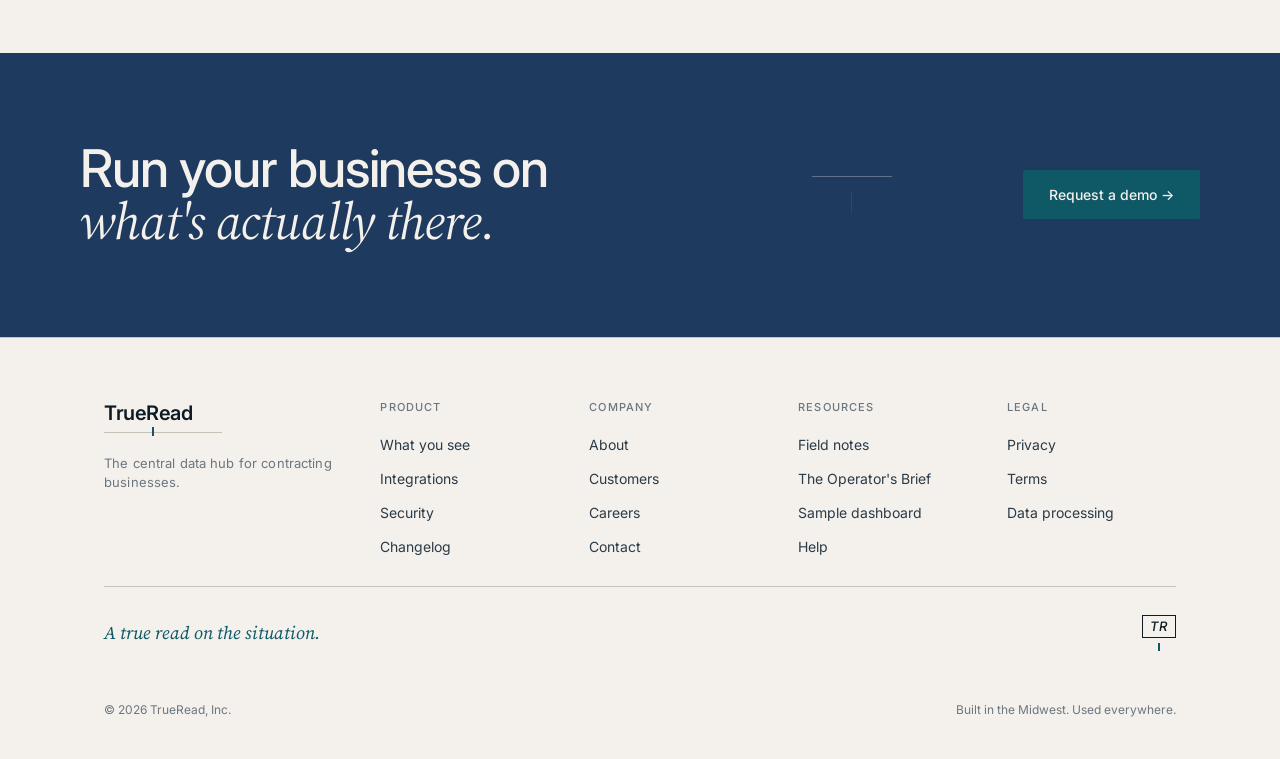
<file: about.html>
<!doctype html>
<html lang="en">
<head>
<meta charset="utf-8"/>
<meta name="viewport" content="width=device-width, initial-scale=1"/>
<title>TrueRead — Why TrueRead</title>
<meta name="description" content="We built TrueRead because contractors deserved a true read. The thesis, told straight."/>
<link rel="preconnect" href="https://fonts.googleapis.com"/>
<link rel="preconnect" href="https://fonts.gstatic.com" crossorigin/>
<link rel="stylesheet" href="https://fonts.googleapis.com/css2?family=Inter:wght@400;500;600&family=Source+Serif+4:ital,opsz,wght@0,8..60,400;0,8..60,500;1,8..60,400;1,8..60,500&family=JetBrains+Mono:wght@400;500&display=swap"/>
<link rel="icon" type="image/png" href="assets/favicon.png"/>
<link rel="stylesheet" href="styles.css"/>
</head>
<body>

<nav class="nav">
  <div class="nav-inner">
    <a href="index.html" class="reading" style="--wm:20px;width:118px" aria-label="TrueRead home"><span class="word">TrueRead</span><span class="needle-rule"></span></a>
    <div class="nav-links">
      <a class="nav-link" href="product.html">Product</a>
      <a class="nav-link" href="customers.html">Customers</a>
      <a class="nav-link" href="pricing.html">Pricing</a>
      <a class="nav-link" href="#">Log in</a>
      <a class="btn-primary" href="demo.html">Request a demo</a>
    </div>
    <button class="nav-toggle" aria-label="Menu"><span></span><span></span></button>
  </div>
  <div class="mobile-menu"><a href="product.html">Product</a><a href="customers.html">Customers</a><a href="pricing.html">Pricing</a><a href="#">Log in</a><a class="btn-primary" href="demo.html">Request a demo</a></div>
</nav>

<section class="wrap" style="padding:120px 64px 100px">
  <div class="eyebrow" style="margin-bottom:32px">Why TrueRead</div>
  <h1 style="font-size:64px;max-width:1100px;line-height:1.04">We built TrueRead because<br/><span class="serif-italic" style="font-size:inherit">contractors deserved a true read.</span></h1>
  <div style="margin-top:80px"><div class="needle left"></div></div>
</section>

<section class="wrap" style="padding-bottom:80px">
  <div class="about-block">
    <div><div class="caption">01</div><h3 style="font-size:22px;margin-top:14px;max-width:200px">Why the picture is broken today.</h3></div>
    <div class="col">
      <p class="lede">A contracting business runs on a stack of systems that don't talk to each other. The CRM has leads. The accounting has invoices. The field app has hours. The marketing dashboard has spend. Nothing has the business.</p>
      <p class="body">So the owner does the reconciliation in their head. They remember the months that went well. They forget the months that didn't. They patch over the gaps with confidence, because that is what owners do — and because, most of the time, nothing else is available.</p>
      <p class="body">The result is a business run on the version of itself the owner wants to see. Which is fine in good years. In bad years it is what kills companies that didn't have to die.</p>
    </div>
  </div>

  <div class="about-block">
    <div><div class="caption">02</div><h3 style="font-size:22px;margin-top:14px;max-width:200px">What a true read changes.</h3></div>
    <div class="col">
      <p class="lede">A true read is not a dashboard. A dashboard is a place numbers live. A true read is the moment the picture clears, and the owner can finally see the business as it actually is — including the parts that contradict the story they've been telling.</p>
      <p class="body">When that picture is in front of you, the conversation changes. You stop debating which version of the month was right. You stop arguing about leads. You start naming the variance, and the person closest to it, and the call you're going to make about it on Tuesday.</p>
      <p class="body">The businesses on TrueRead don't make more decisions. They make the decisions they were already going to make — with a better picture in their hands.</p>
    </div>
  </div>

  <div class="about-block">
    <div><div class="caption">03</div><h3 style="font-size:22px;margin-top:14px;max-width:200px">Who TrueRead is for.</h3></div>
    <div class="col">
      <p class="lede">Contracting businesses doing $2M to $50M, run by owners who came up in the trade. Roofing first. Then exteriors, mechanical, and the rest of the trades that share the same shape — long jobs, hourly crews, deferred margin, slow cash.</p>
      <p class="body">We are not for franchises. We are not for general contractors building skyscrapers. We are not for businesses where the owner doesn't want to know.</p>
    </div>
  </div>

  <div class="about-block" style="padding-bottom:60px">
    <div><div class="caption">04</div><h3 style="font-size:22px;margin-top:14px;max-width:200px">What TrueRead refuses to be.</h3></div>
    <div class="col">
      <p class="lede">TrueRead is not an upsell engine. It will not tell you to buy more leads. It will not flatter the rep who's missing his number. It will not invent a metric to fill a tile.</p>
      <p class="body">It is not a sales-rep dashboard. It is not a vanity-metrics tool. It is not a project-management app with a face on it. There are good products in those categories. We are not one of them.</p>
      <p class="body">TrueRead is a true read on the situation. That is what it is, and what it intends to remain.</p>
    </div>
  </div>
</section>

<section style="background:var(--panel);padding:110px 0" class="on-dark-none">
  <div class="wrap" style="display:grid;grid-template-columns:420px 1fr;gap:80px;align-items:center">
    <div class="img-placeholder" style="width:100%;height:480px;filter:grayscale(1)"><div class="ph-label">founder portrait · natural light</div></div>
    <div style="max-width:540px">
      <div class="eyebrow" style="margin-bottom:22px">The operator</div>
      <h2 style="font-size:38px;margin-bottom:32px;letter-spacing:-.02em">"I ran a roofing company for fourteen years.<br/><span class="serif-italic" style="font-size:inherit">I did not have a true read until year nine.</span>"</h2>
      <p class="body" style="margin-bottom:22px">Marcus Lehne grew up in the trade. He ran a 60-crew roofing operation across three states. He missed his number four years in a row before he found the picture that was actually there — and built the tool he wished he'd had.</p>
      <p class="muted" style="font-size:13px;margin-top:28px">Marcus Lehne · Founder &amp; CEO · TrueRead, Inc.</p>
    </div>
  </div>
</section>

<section class="cta-panel">
  <h2><span>Run your business on </span><span class="serif-italic" style="color:var(--paper)">what's actually there.</span></h2>
  <div class="needle-block"><div class="horiz"></div><div class="tick"></div></div>
  <a class="cta-btn" href="demo.html">Request a demo →</a>
</section>

<footer class="footer">
  <div class="wrap">
    <div class="cols">
      <div><a href="index.html" class="reading" style="--wm:20px;width:118px"><span class="word">TrueRead</span><span class="needle-rule"></span></a><p class="muted" style="margin-top:18px;max-width:240px;line-height:1.5">The central data hub for contracting businesses.</p></div>
      <div><h5>Product</h5><ul><li><a href="product.html">What you see</a></li><li><a href="product.html#integrations">Integrations</a></li><li><a href="#">Security</a></li><li><a href="#">Changelog</a></li></ul></div>
      <div><h5>Company</h5><ul><li><a href="about.html">About</a></li><li><a href="customers.html">Customers</a></li><li><a href="#">Careers</a></li><li><a href="demo.html">Contact</a></li></ul></div>
      <div><h5>Resources</h5><ul><li><a href="#">Field notes</a></li><li><a href="#">The Operator's Brief</a></li><li><a href="index.html#the-picture">Sample dashboard</a></li><li><a href="#">Help</a></li></ul></div>
      <div><h5>Legal</h5><ul><li><a href="privacy.html">Privacy</a></li><li><a href="terms.html">Terms</a></li><li><a href="privacy.html">Data processing</a></li></ul></div>
    </div>
    <div class="tagline"><span>A true read on the situation.</span><span class="monogram"><span class="frame">TR</span><span class="tick"></span></span></div>
    <div class="copy-row"><span class="copy">© 2026 TrueRead, Inc.</span><span class="copy">Built in the Midwest. Used everywhere.</span></div>
  </div>
</footer>

<script src="site.js"></script>
</body>
</html>
</file>
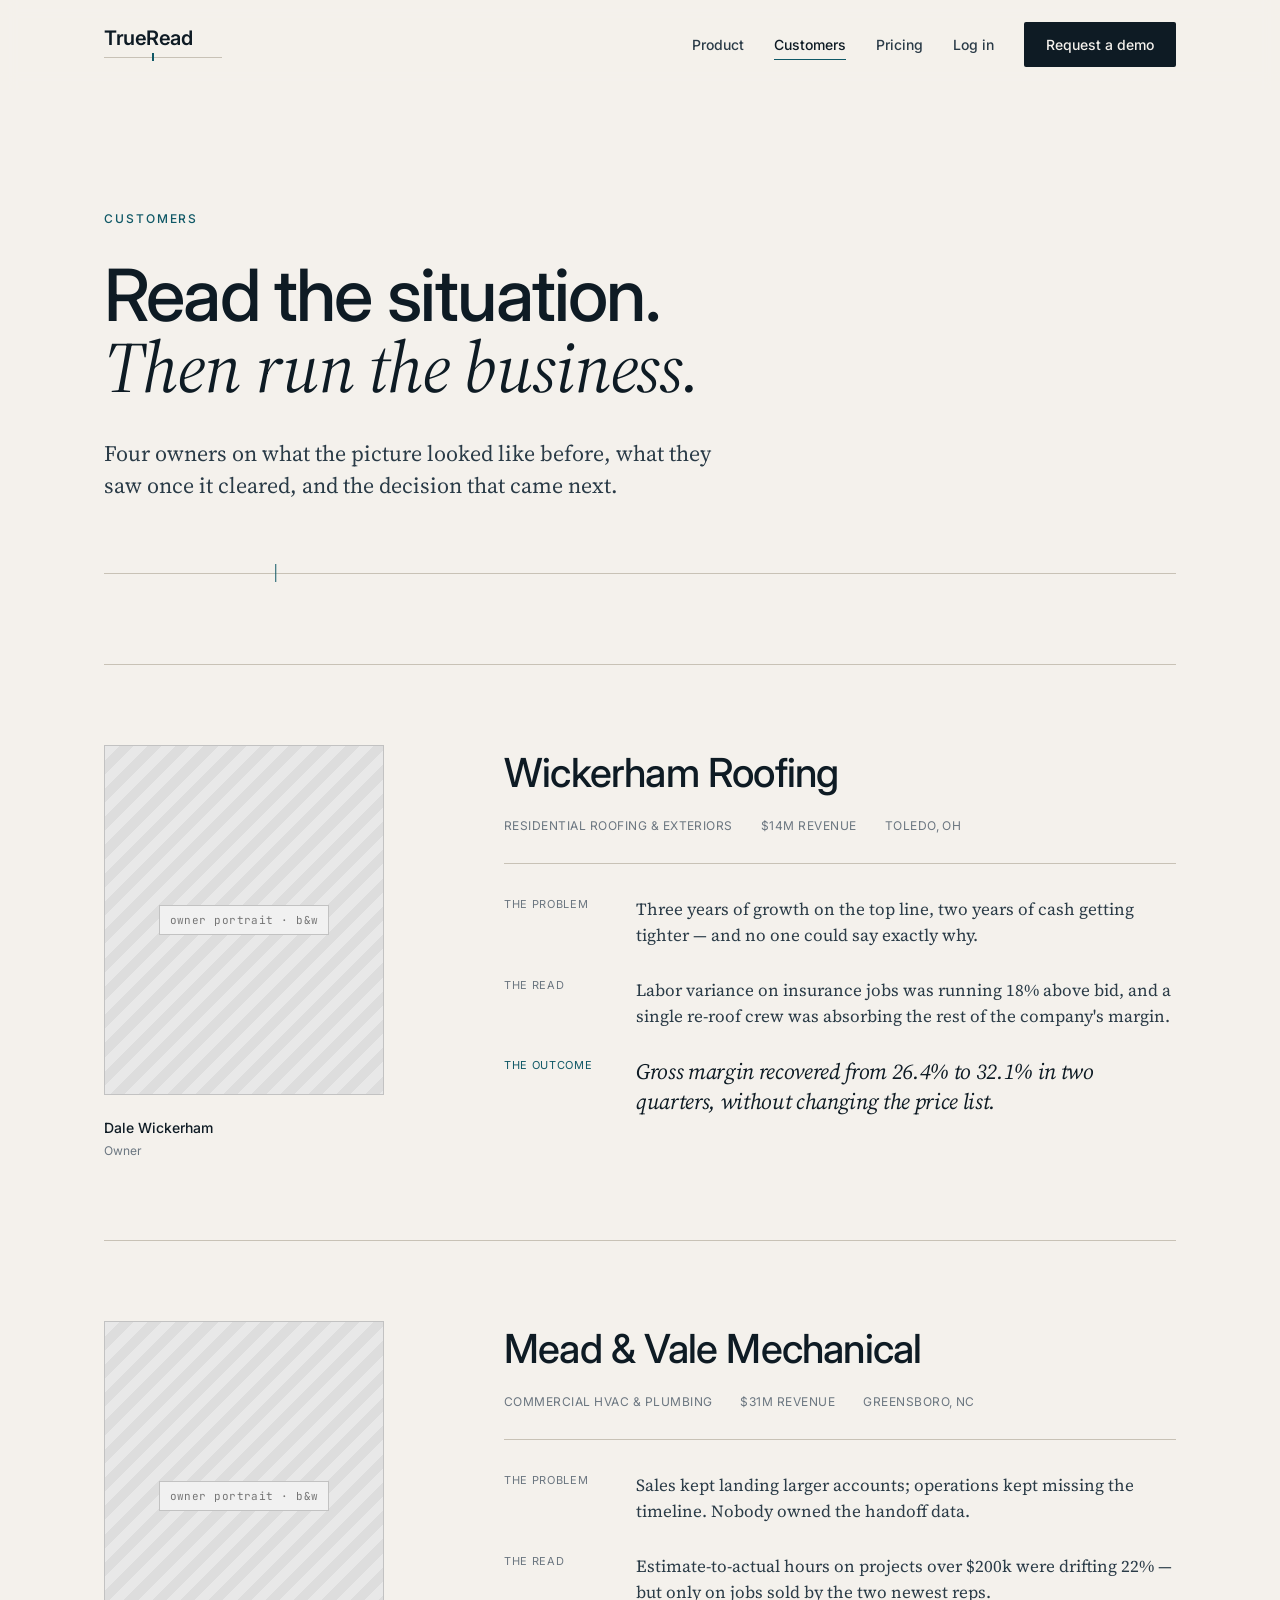
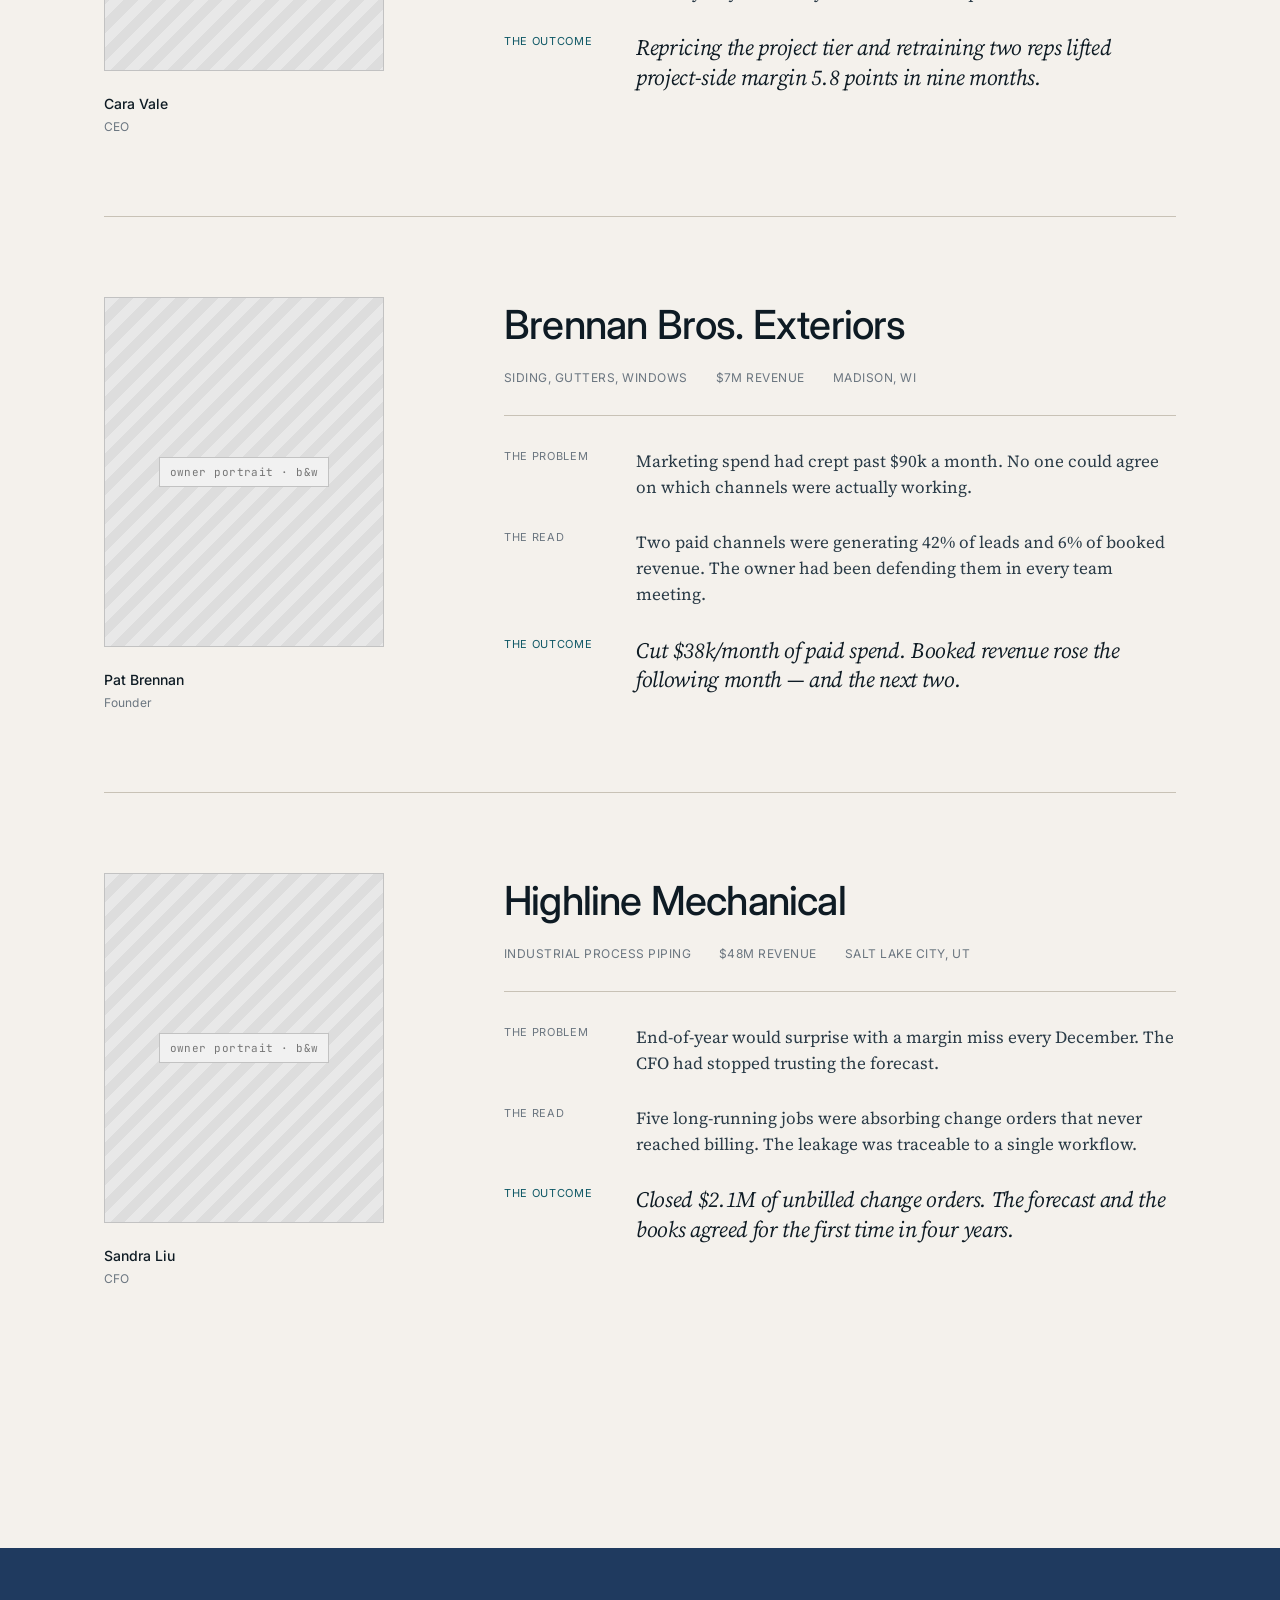
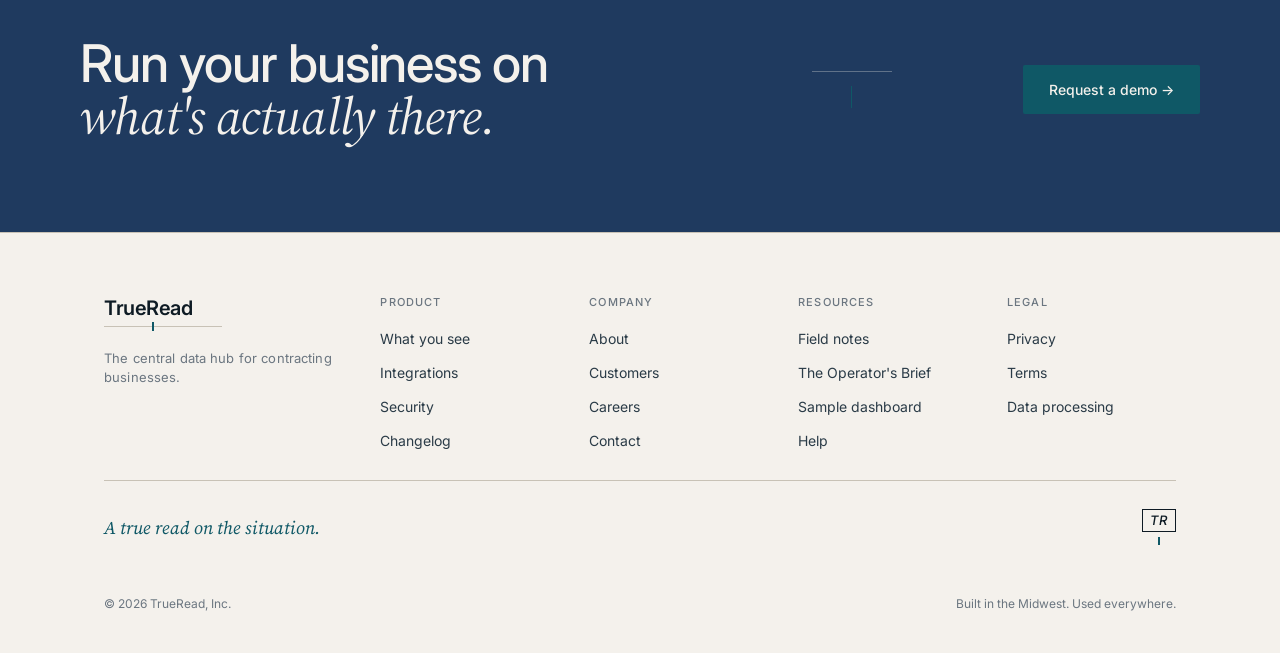
<file: customers.html>
<!doctype html>
<html lang="en">
<head>
<meta charset="utf-8"/>
<meta name="viewport" content="width=device-width, initial-scale=1"/>
<title>TrueRead — Customers</title>
<meta name="description" content="Four owners on what the picture looked like before, what they saw once it cleared, and the decision that came next."/>
<link rel="preconnect" href="https://fonts.googleapis.com"/>
<link rel="preconnect" href="https://fonts.gstatic.com" crossorigin/>
<link rel="stylesheet" href="https://fonts.googleapis.com/css2?family=Inter:wght@400;500;600&family=Source+Serif+4:ital,opsz,wght@0,8..60,400;0,8..60,500;1,8..60,400;1,8..60,500&family=JetBrains+Mono:wght@400;500&display=swap"/>
<link rel="icon" type="image/png" href="assets/favicon.png"/>
<link rel="stylesheet" href="styles.css"/>
</head>
<body>

<nav class="nav">
  <div class="nav-inner">
    <a href="index.html" class="reading" style="--wm:20px;width:118px" aria-label="TrueRead home"><span class="word">TrueRead</span><span class="needle-rule"></span></a>
    <div class="nav-links">
      <a class="nav-link" href="product.html">Product</a>
      <a class="nav-link active" href="customers.html">Customers</a>
      <a class="nav-link" href="pricing.html">Pricing</a>
      <a class="nav-link" href="#">Log in</a>
      <a class="btn-primary" href="demo.html">Request a demo</a>
    </div>
    <button class="nav-toggle" aria-label="Menu"><span></span><span></span></button>
  </div>
  <div class="mobile-menu"><a href="product.html">Product</a><a href="customers.html">Customers</a><a href="pricing.html">Pricing</a><a href="#">Log in</a><a class="btn-primary" href="demo.html">Request a demo</a></div>
</nav>

<section class="wrap" style="padding:120px 64px 80px">
  <div class="eyebrow" style="margin-bottom:32px">Customers</div>
  <h1 style="font-size:72px;max-width:1000px">Read the situation.<br/><span class="serif-italic" style="font-size:inherit">Then run the business.</span></h1>
  <p class="lede" style="max-width:640px;margin-top:36px">Four owners on what the picture looked like before, what they saw once it cleared, and the decision that came next.</p>
  <div style="margin-top:60px"><div class="needle left"></div></div>
</section>

<section class="wrap" style="padding-bottom:60px">

  <article class="story">
    <div>
      <div class="img-placeholder" style="width:280px;height:350px;filter:grayscale(1)"><div class="ph-label">owner portrait · b&amp;w</div></div>
      <div style="margin-top:22px"><div style="font-family:var(--sans);font-size:14px;color:var(--ink);font-weight:500">Dale Wickerham</div><div class="muted" style="margin-top:4px;font-size:12px">Owner</div></div>
    </div>
    <div style="padding-top:8px">
      <div style="display:flex;align-items:baseline;justify-content:space-between;margin-bottom:28px;flex-wrap:wrap;gap:24px"><h2 style="font-size:40px;letter-spacing:-.02em">Wickerham Roofing</h2><div class="story-meta"><span>Residential roofing &amp; exteriors</span><span>$14M revenue</span><span>Toledo, OH</span></div></div>
      <div class="story-grid">
        <div class="caption">The problem</div><p class="body">Three years of growth on the top line, two years of cash getting tighter — and no one could say exactly why.</p>
        <div class="caption">The read</div><p class="body">Labor variance on insurance jobs was running 18% above bid, and a single re-roof crew was absorbing the rest of the company's margin.</p>
        <div class="caption" style="color:var(--cyan)">The outcome</div><p><span class="serif-italic" style="font-size:22px;color:var(--ink);line-height:1.35">Gross margin recovered from 26.4% to 32.1% in two quarters, without changing the price list.</span></p>
      </div>
    </div>
  </article>

  <article class="story">
    <div>
      <div class="img-placeholder" style="width:280px;height:350px;filter:grayscale(1)"><div class="ph-label">owner portrait · b&amp;w</div></div>
      <div style="margin-top:22px"><div style="font-family:var(--sans);font-size:14px;color:var(--ink);font-weight:500">Cara Vale</div><div class="muted" style="margin-top:4px;font-size:12px">CEO</div></div>
    </div>
    <div style="padding-top:8px">
      <div style="display:flex;align-items:baseline;justify-content:space-between;margin-bottom:28px;flex-wrap:wrap;gap:24px"><h2 style="font-size:40px;letter-spacing:-.02em">Mead &amp; Vale Mechanical</h2><div class="story-meta"><span>Commercial HVAC &amp; plumbing</span><span>$31M revenue</span><span>Greensboro, NC</span></div></div>
      <div class="story-grid">
        <div class="caption">The problem</div><p class="body">Sales kept landing larger accounts; operations kept missing the timeline. Nobody owned the handoff data.</p>
        <div class="caption">The read</div><p class="body">Estimate-to-actual hours on projects over $200k were drifting 22% — but only on jobs sold by the two newest reps.</p>
        <div class="caption" style="color:var(--cyan)">The outcome</div><p><span class="serif-italic" style="font-size:22px;color:var(--ink);line-height:1.35">Repricing the project tier and retraining two reps lifted project-side margin 5.8 points in nine months.</span></p>
      </div>
    </div>
  </article>

  <article class="story">
    <div>
      <div class="img-placeholder" style="width:280px;height:350px;filter:grayscale(1)"><div class="ph-label">owner portrait · b&amp;w</div></div>
      <div style="margin-top:22px"><div style="font-family:var(--sans);font-size:14px;color:var(--ink);font-weight:500">Pat Brennan</div><div class="muted" style="margin-top:4px;font-size:12px">Founder</div></div>
    </div>
    <div style="padding-top:8px">
      <div style="display:flex;align-items:baseline;justify-content:space-between;margin-bottom:28px;flex-wrap:wrap;gap:24px"><h2 style="font-size:40px;letter-spacing:-.02em">Brennan Bros. Exteriors</h2><div class="story-meta"><span>Siding, gutters, windows</span><span>$7M revenue</span><span>Madison, WI</span></div></div>
      <div class="story-grid">
        <div class="caption">The problem</div><p class="body">Marketing spend had crept past $90k a month. No one could agree on which channels were actually working.</p>
        <div class="caption">The read</div><p class="body">Two paid channels were generating 42% of leads and 6% of booked revenue. The owner had been defending them in every team meeting.</p>
        <div class="caption" style="color:var(--cyan)">The outcome</div><p><span class="serif-italic" style="font-size:22px;color:var(--ink);line-height:1.35">Cut $38k/month of paid spend. Booked revenue rose the following month — and the next two.</span></p>
      </div>
    </div>
  </article>

  <article class="story">
    <div>
      <div class="img-placeholder" style="width:280px;height:350px;filter:grayscale(1)"><div class="ph-label">owner portrait · b&amp;w</div></div>
      <div style="margin-top:22px"><div style="font-family:var(--sans);font-size:14px;color:var(--ink);font-weight:500">Sandra Liu</div><div class="muted" style="margin-top:4px;font-size:12px">CFO</div></div>
    </div>
    <div style="padding-top:8px">
      <div style="display:flex;align-items:baseline;justify-content:space-between;margin-bottom:28px;flex-wrap:wrap;gap:24px"><h2 style="font-size:40px;letter-spacing:-.02em">Highline Mechanical</h2><div class="story-meta"><span>Industrial process piping</span><span>$48M revenue</span><span>Salt Lake City, UT</span></div></div>
      <div class="story-grid">
        <div class="caption">The problem</div><p class="body">End-of-year would surprise with a margin miss every December. The CFO had stopped trusting the forecast.</p>
        <div class="caption">The read</div><p class="body">Five long-running jobs were absorbing change orders that never reached billing. The leakage was traceable to a single workflow.</p>
        <div class="caption" style="color:var(--cyan)">The outcome</div><p><span class="serif-italic" style="font-size:22px;color:var(--ink);line-height:1.35">Closed $2.1M of unbilled change orders. The forecast and the books agreed for the first time in four years.</span></p>
      </div>
    </div>
  </article>

</section>

<section class="cta-panel">
  <h2><span>Run your business on </span><span class="serif-italic" style="color:var(--paper)">what's actually there.</span></h2>
  <div class="needle-block"><div class="horiz"></div><div class="tick"></div></div>
  <a class="cta-btn" href="demo.html">Request a demo →</a>
</section>

<footer class="footer">
  <div class="wrap">
    <div class="cols">
      <div><a href="index.html" class="reading" style="--wm:20px;width:118px"><span class="word">TrueRead</span><span class="needle-rule"></span></a><p class="muted" style="margin-top:18px;max-width:240px;line-height:1.5">The central data hub for contracting businesses.</p></div>
      <div><h5>Product</h5><ul><li><a href="product.html">What you see</a></li><li><a href="product.html#integrations">Integrations</a></li><li><a href="#">Security</a></li><li><a href="#">Changelog</a></li></ul></div>
      <div><h5>Company</h5><ul><li><a href="about.html">About</a></li><li><a href="customers.html">Customers</a></li><li><a href="#">Careers</a></li><li><a href="demo.html">Contact</a></li></ul></div>
      <div><h5>Resources</h5><ul><li><a href="#">Field notes</a></li><li><a href="#">The Operator's Brief</a></li><li><a href="index.html#the-picture">Sample dashboard</a></li><li><a href="#">Help</a></li></ul></div>
      <div><h5>Legal</h5><ul><li><a href="privacy.html">Privacy</a></li><li><a href="terms.html">Terms</a></li><li><a href="privacy.html">Data processing</a></li></ul></div>
    </div>
    <div class="tagline"><span>A true read on the situation.</span><span class="monogram"><span class="frame">TR</span><span class="tick"></span></span></div>
    <div class="copy-row"><span class="copy">© 2026 TrueRead, Inc.</span><span class="copy">Built in the Midwest. Used everywhere.</span></div>
  </div>
</footer>

<script src="site.js"></script>
</body>
</html>
</file>
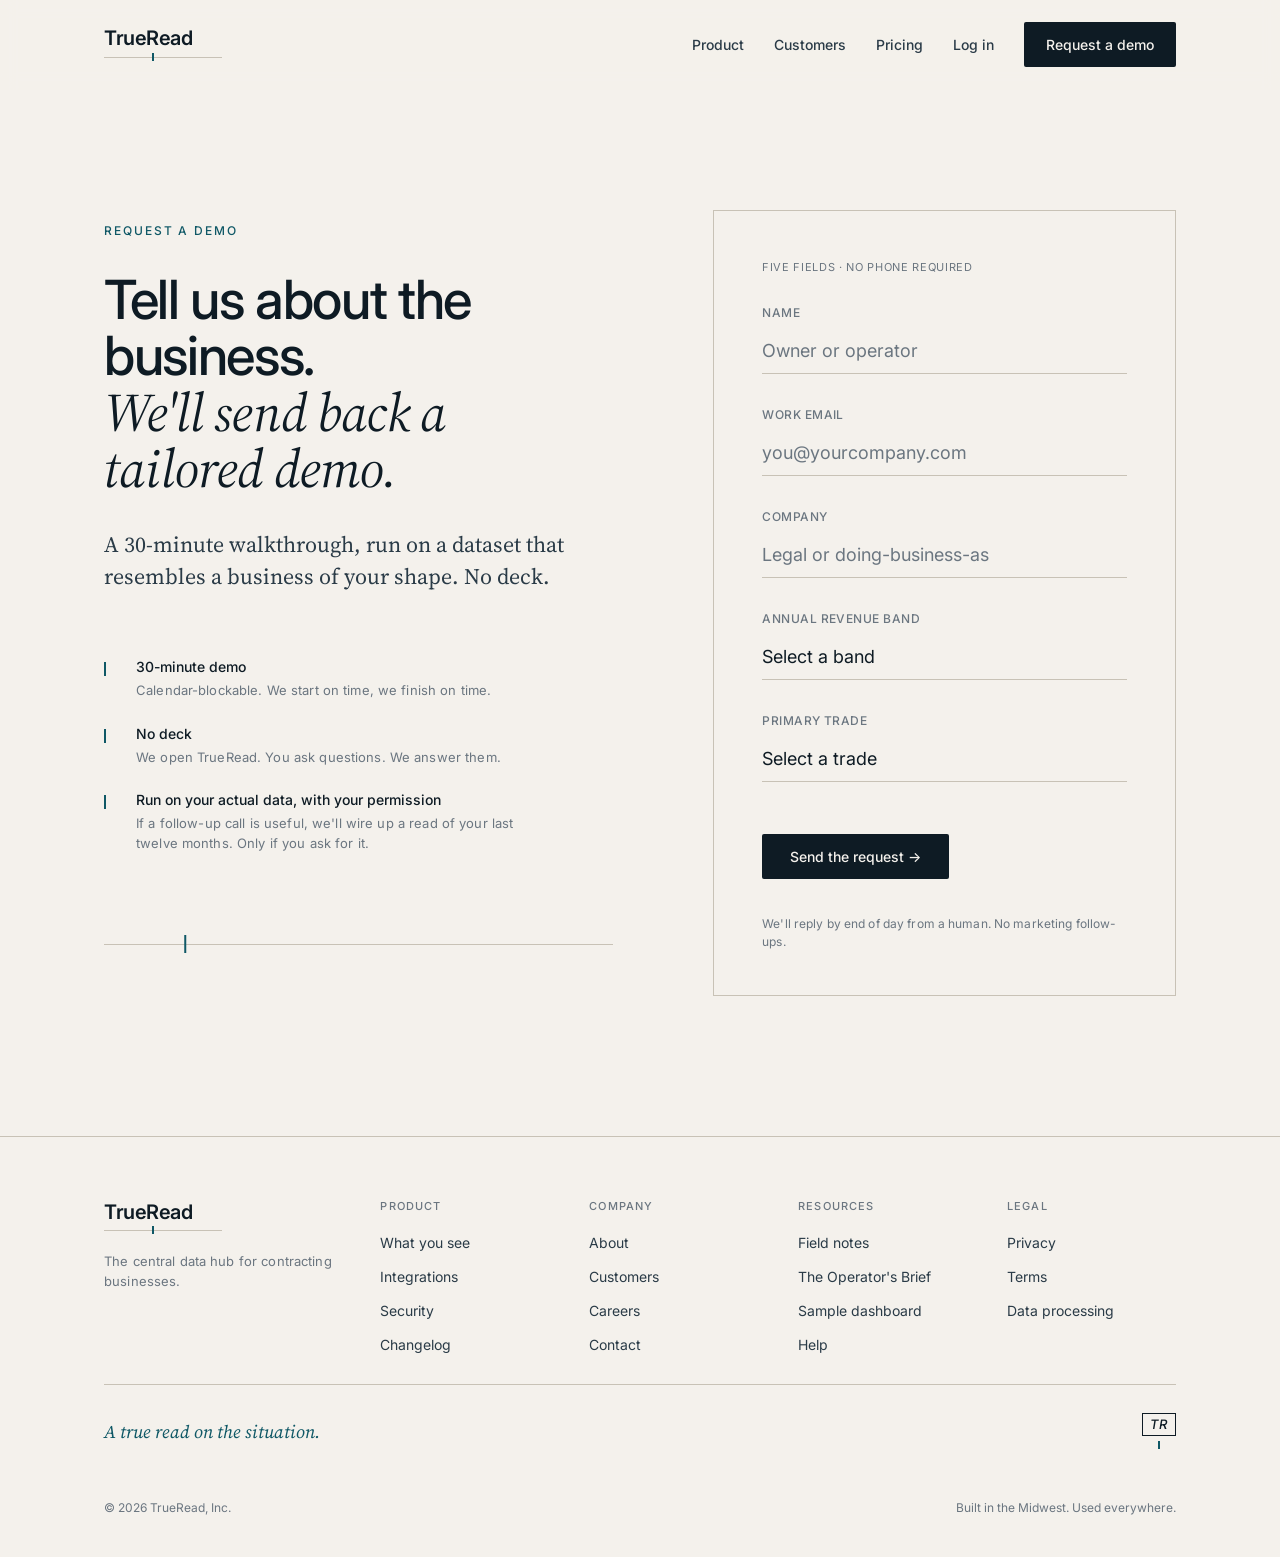
<file: demo.html>
<!doctype html>
<html lang="en">
<head>
<meta charset="utf-8"/>
<meta name="viewport" content="width=device-width, initial-scale=1"/>
<title>TrueRead — Request a demo</title>
<meta name="description" content="Tell us about the business. We'll send back a tailored demo. 30 minutes, no deck."/>
<link rel="preconnect" href="https://fonts.googleapis.com"/>
<link rel="preconnect" href="https://fonts.gstatic.com" crossorigin/>
<link rel="stylesheet" href="https://fonts.googleapis.com/css2?family=Inter:wght@400;500;600&family=Source+Serif+4:ital,opsz,wght@0,8..60,400;0,8..60,500;1,8..60,400;1,8..60,500&family=JetBrains+Mono:wght@400;500&display=swap"/>
<link rel="icon" type="image/png" href="assets/favicon.png"/>
<link rel="stylesheet" href="styles.css"/>
</head>
<body>

<nav class="nav">
  <div class="nav-inner">
    <a href="index.html" class="reading" style="--wm:20px;width:118px" aria-label="TrueRead home"><span class="word">TrueRead</span><span class="needle-rule"></span></a>
    <div class="nav-links">
      <a class="nav-link" href="product.html">Product</a>
      <a class="nav-link" href="customers.html">Customers</a>
      <a class="nav-link" href="pricing.html">Pricing</a>
      <a class="nav-link" href="#">Log in</a>
      <a class="btn-primary" href="demo.html">Request a demo</a>
    </div>
    <button class="nav-toggle" aria-label="Menu"><span></span><span></span></button>
  </div>
  <div class="mobile-menu"><a href="product.html">Product</a><a href="customers.html">Customers</a><a href="pricing.html">Pricing</a><a href="#">Log in</a><a class="btn-primary" href="demo.html">Request a demo</a></div>
</nav>

<section class="wrap" style="padding:120px 64px 140px">
  <div class="demo-grid" style="display:grid;grid-template-columns:1.1fr 1fr;gap:100px;align-items:flex-start">
    <div style="padding-top:12px">
      <div class="eyebrow" style="margin-bottom:32px">Request a demo</div>
      <h1 style="font-size:54px;line-height:1.04;max-width:520px">Tell us about the business.<br/><span class="serif-italic" style="font-size:inherit">We'll send back a tailored demo.</span></h1>
      <p class="lede" style="margin-top:32px;max-width:460px">A 30-minute walkthrough, run on a dataset that resembles a business of your shape. No deck.</p>
      <div style="margin-top:64px;display:flex;flex-direction:column;gap:22px;max-width:420px">
        <div style="display:grid;grid-template-columns:14px 1fr;gap:18px;align-items:flex-start"><span style="width:1.5px;height:14px;background:var(--cyan);margin-top:6px"></span><div><div style="font-family:var(--sans);font-size:14px;color:var(--ink);font-weight:500;margin-bottom:4px">30-minute demo</div><p class="muted" style="font-size:13px;line-height:1.5">Calendar-blockable. We start on time, we finish on time.</p></div></div>
        <div style="display:grid;grid-template-columns:14px 1fr;gap:18px;align-items:flex-start"><span style="width:1.5px;height:14px;background:var(--cyan);margin-top:6px"></span><div><div style="font-family:var(--sans);font-size:14px;color:var(--ink);font-weight:500;margin-bottom:4px">No deck</div><p class="muted" style="font-size:13px;line-height:1.5">We open TrueRead. You ask questions. We answer them.</p></div></div>
        <div style="display:grid;grid-template-columns:14px 1fr;gap:18px;align-items:flex-start"><span style="width:1.5px;height:14px;background:var(--cyan);margin-top:6px"></span><div><div style="font-family:var(--sans);font-size:14px;color:var(--ink);font-weight:500;margin-bottom:4px">Run on your actual data, with your permission</div><p class="muted" style="font-size:13px;line-height:1.5">If a follow-up call is useful, we'll wire up a read of your last twelve months. Only if you ask for it.</p></div></div>
      </div>
      <div style="margin-top:80px"><div class="needle left"></div></div>
    </div>

    <div id="form-wrap" style="background:var(--paper);border:1px solid var(--rule);padding:48px 48px 44px">
      <div class="caption" style="margin-bottom:28px">Five fields · no phone required</div>
      <form id="demo-form" style="display:flex;flex-direction:column;gap:32px" novalidate>
        <div class="field"><label for="f-name">Name</label><input id="f-name" type="text" placeholder="Owner or operator" data-required/><span class="err-msg">Tell us who you are.</span></div>
        <div class="field"><label for="f-email">Work email</label><input id="f-email" type="email" placeholder="you@yourcompany.com" data-required/><span class="err-msg">A valid work email, please.</span></div>
        <div class="field"><label for="f-co">Company</label><input id="f-co" type="text" placeholder="Legal or doing-business-as" data-required/><span class="err-msg">Which business?</span></div>
        <div class="field"><label for="f-rev">Annual revenue band</label><select id="f-rev" data-required><option value="" disabled selected>Select a band</option><option>Under $2M</option><option>$2M – $10M</option><option>$10M – $25M</option><option>$25M – $50M</option><option>$50M+</option></select><span class="err-msg">Pick a revenue band.</span></div>
        <div class="field"><label for="f-trade">Primary trade</label><select id="f-trade" data-required><option value="" disabled selected>Select a trade</option><option>Residential roofing</option><option>Commercial roofing</option><option>Exteriors (siding, gutters, windows)</option><option>HVAC &amp; mechanical</option><option>Plumbing</option><option>Electrical</option><option>Other trade</option></select><span class="err-msg">Pick your primary trade.</span></div>
        <button class="btn-primary" type="submit" style="margin-top:20px;align-self:flex-start;padding:14px 28px">Send the request →</button>
        <p class="muted" style="font-size:12px;margin-top:4px">We'll reply by end of day from a human. No marketing follow-ups.</p>
      </form>
    </div>
  </div>
</section>

<footer class="footer">
  <div class="wrap">
    <div class="cols">
      <div><a href="index.html" class="reading" style="--wm:20px;width:118px"><span class="word">TrueRead</span><span class="needle-rule"></span></a><p class="muted" style="margin-top:18px;max-width:240px;line-height:1.5">The central data hub for contracting businesses.</p></div>
      <div><h5>Product</h5><ul><li><a href="product.html">What you see</a></li><li><a href="product.html#integrations">Integrations</a></li><li><a href="#">Security</a></li><li><a href="#">Changelog</a></li></ul></div>
      <div><h5>Company</h5><ul><li><a href="about.html">About</a></li><li><a href="customers.html">Customers</a></li><li><a href="#">Careers</a></li><li><a href="demo.html">Contact</a></li></ul></div>
      <div><h5>Resources</h5><ul><li><a href="#">Field notes</a></li><li><a href="#">The Operator's Brief</a></li><li><a href="index.html#the-picture">Sample dashboard</a></li><li><a href="#">Help</a></li></ul></div>
      <div><h5>Legal</h5><ul><li><a href="privacy.html">Privacy</a></li><li><a href="terms.html">Terms</a></li><li><a href="privacy.html">Data processing</a></li></ul></div>
    </div>
    <div class="tagline"><span>A true read on the situation.</span><span class="monogram"><span class="frame">TR</span><span class="tick"></span></span></div>
    <div class="copy-row"><span class="copy">© 2026 TrueRead, Inc.</span><span class="copy">Built in the Midwest. Used everywhere.</span></div>
  </div>
</footer>

<script src="site.js"></script>
</body>
</html>
</file>
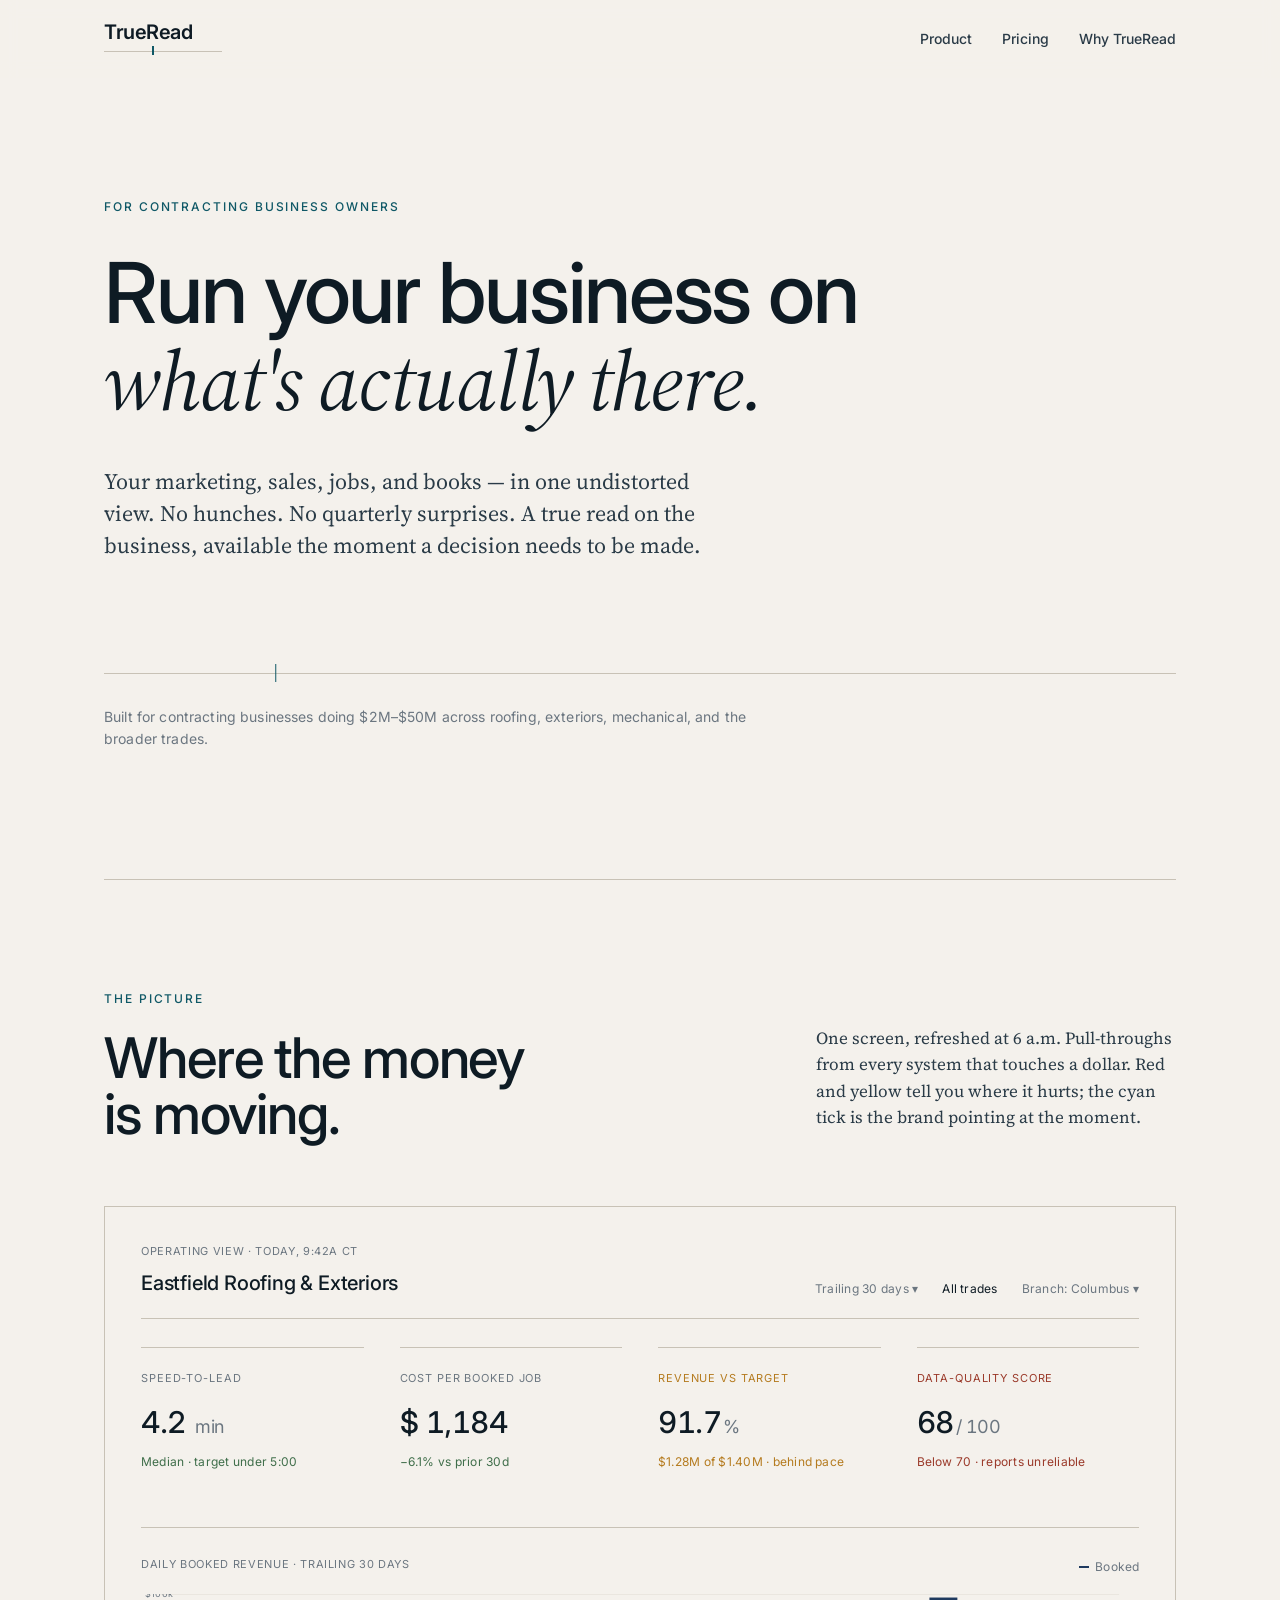
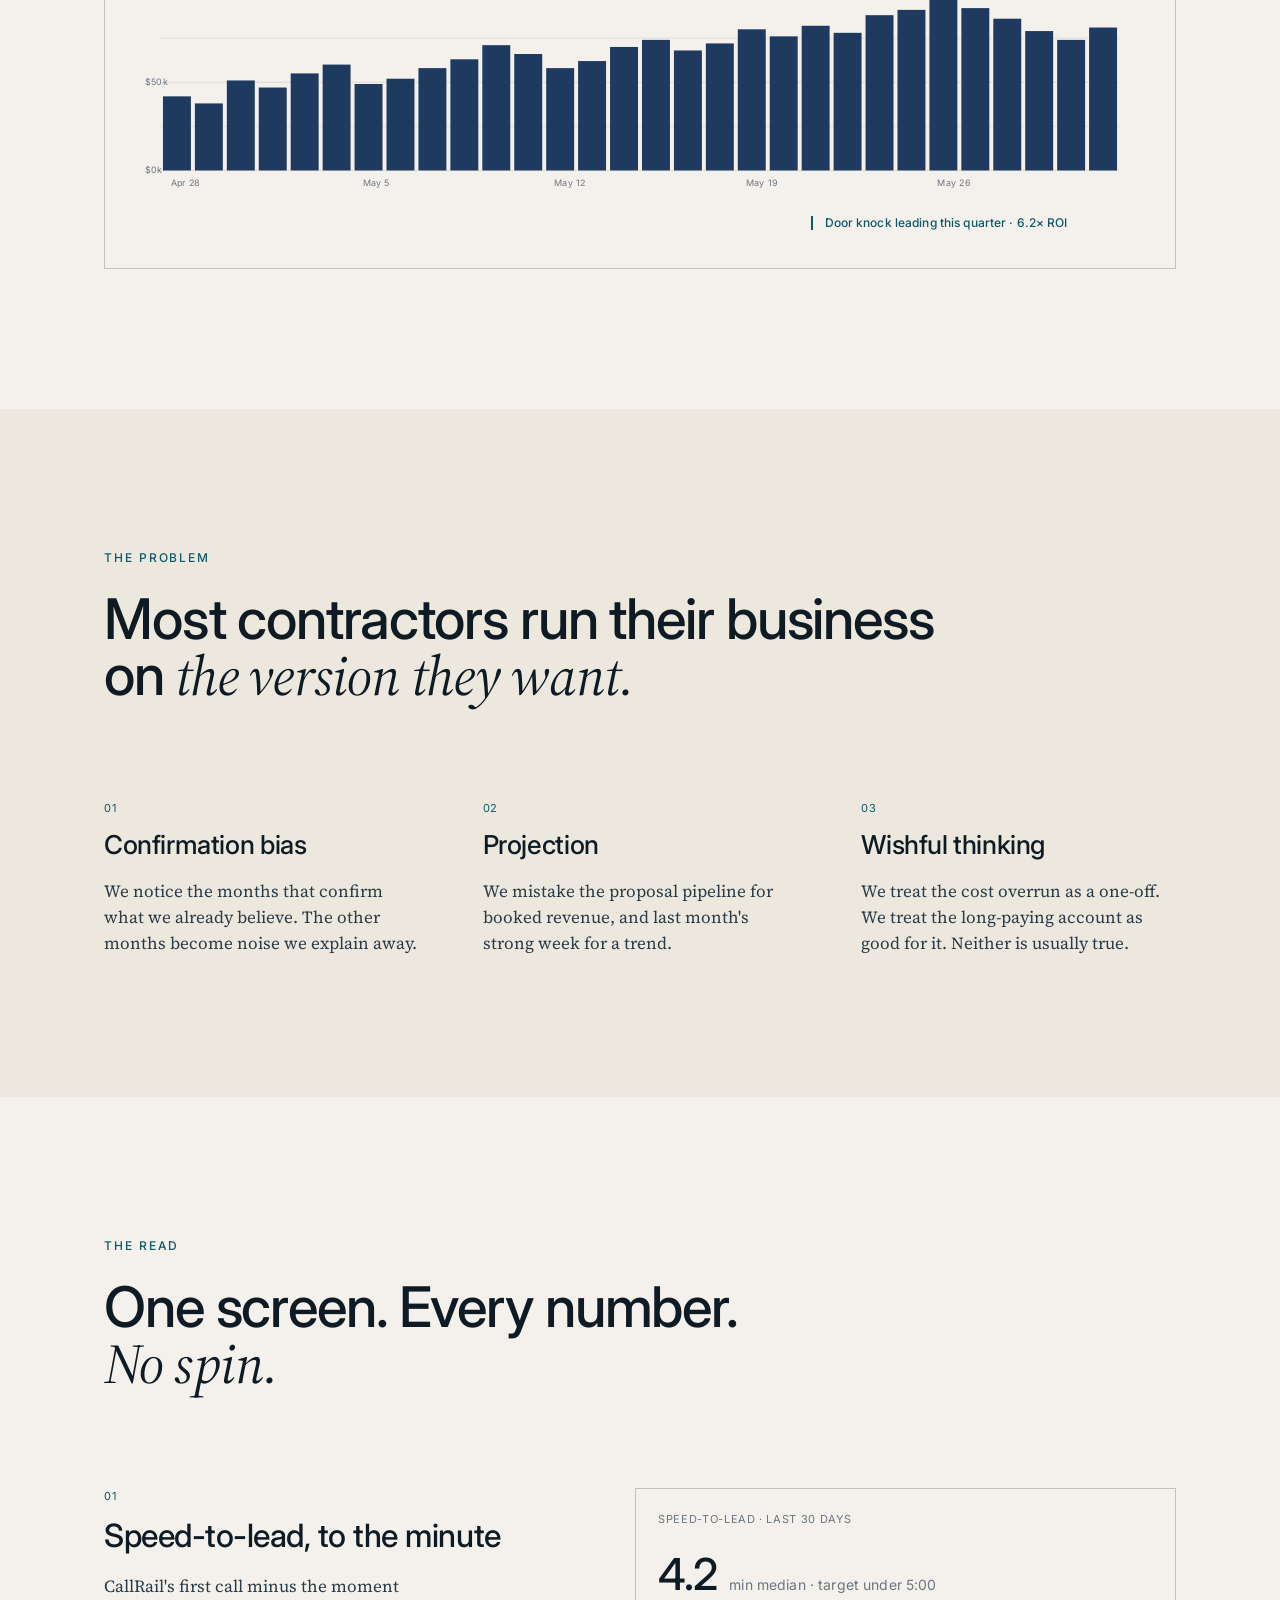
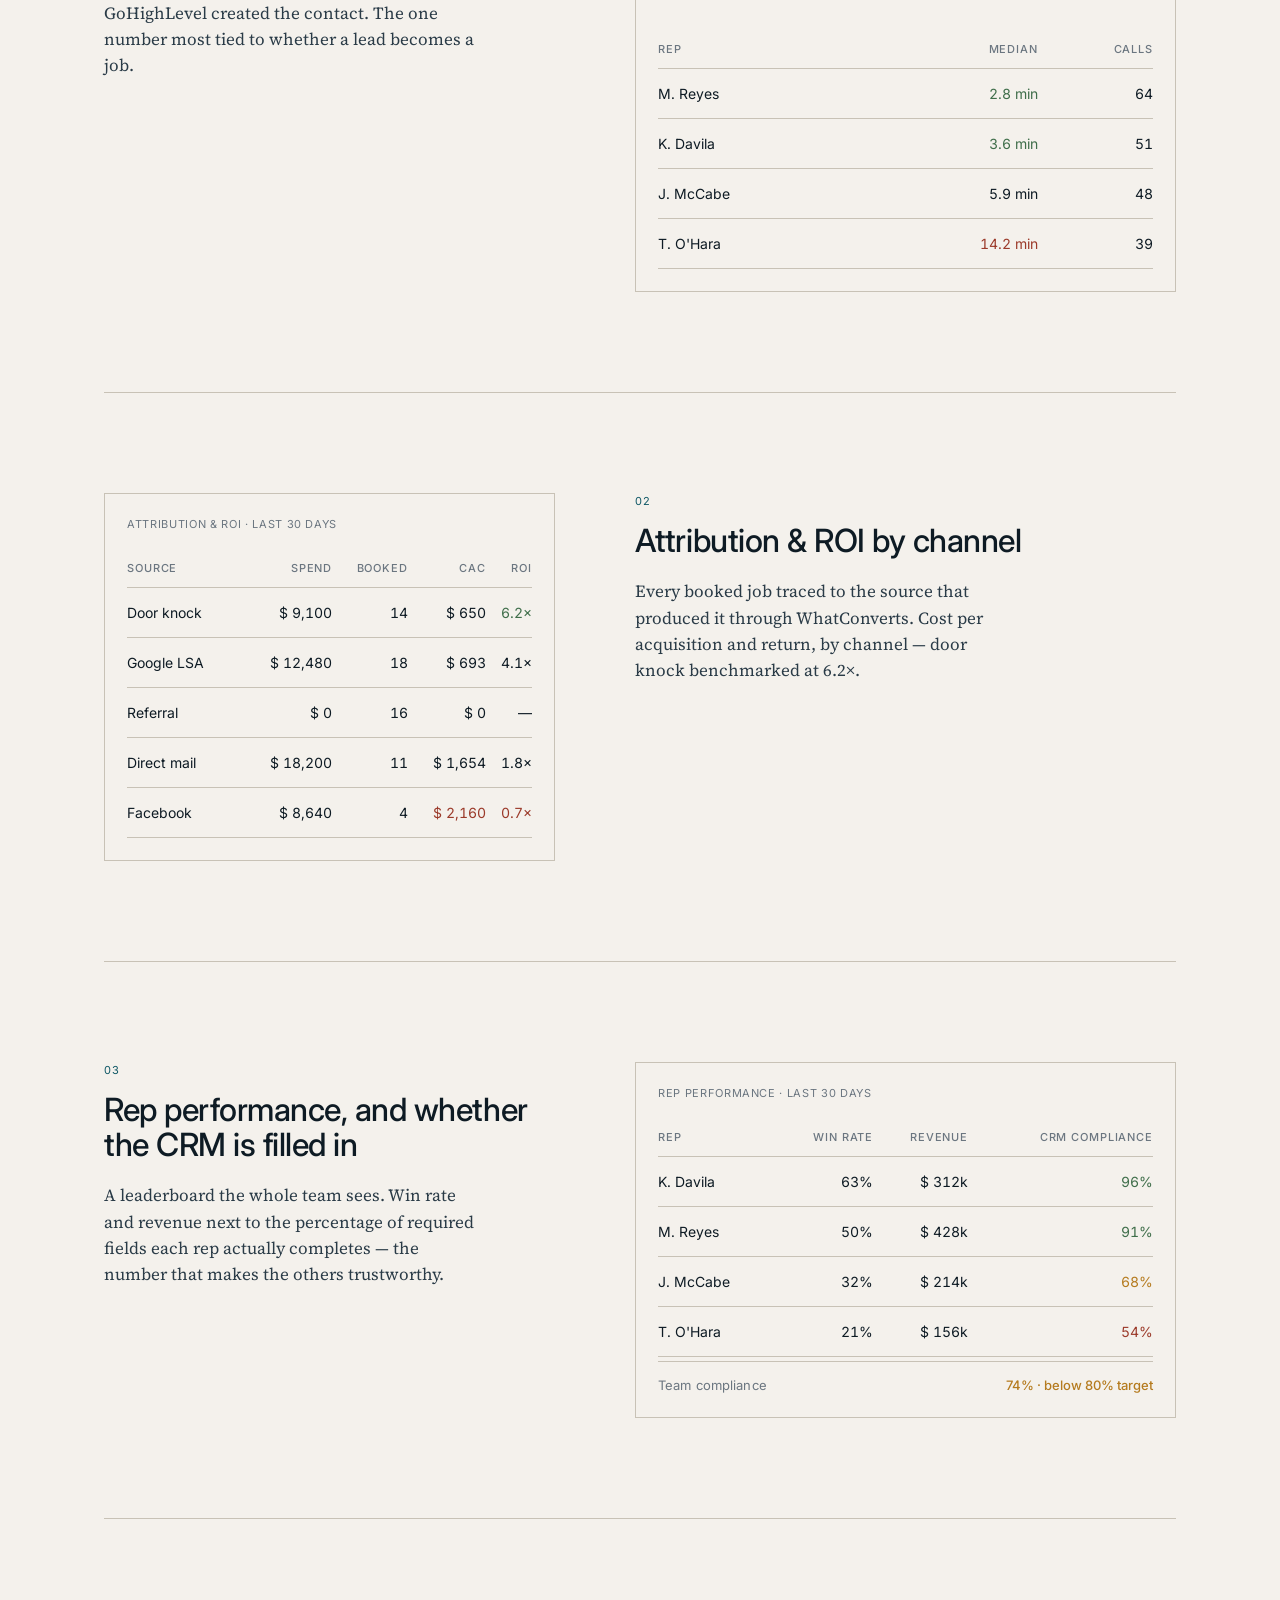
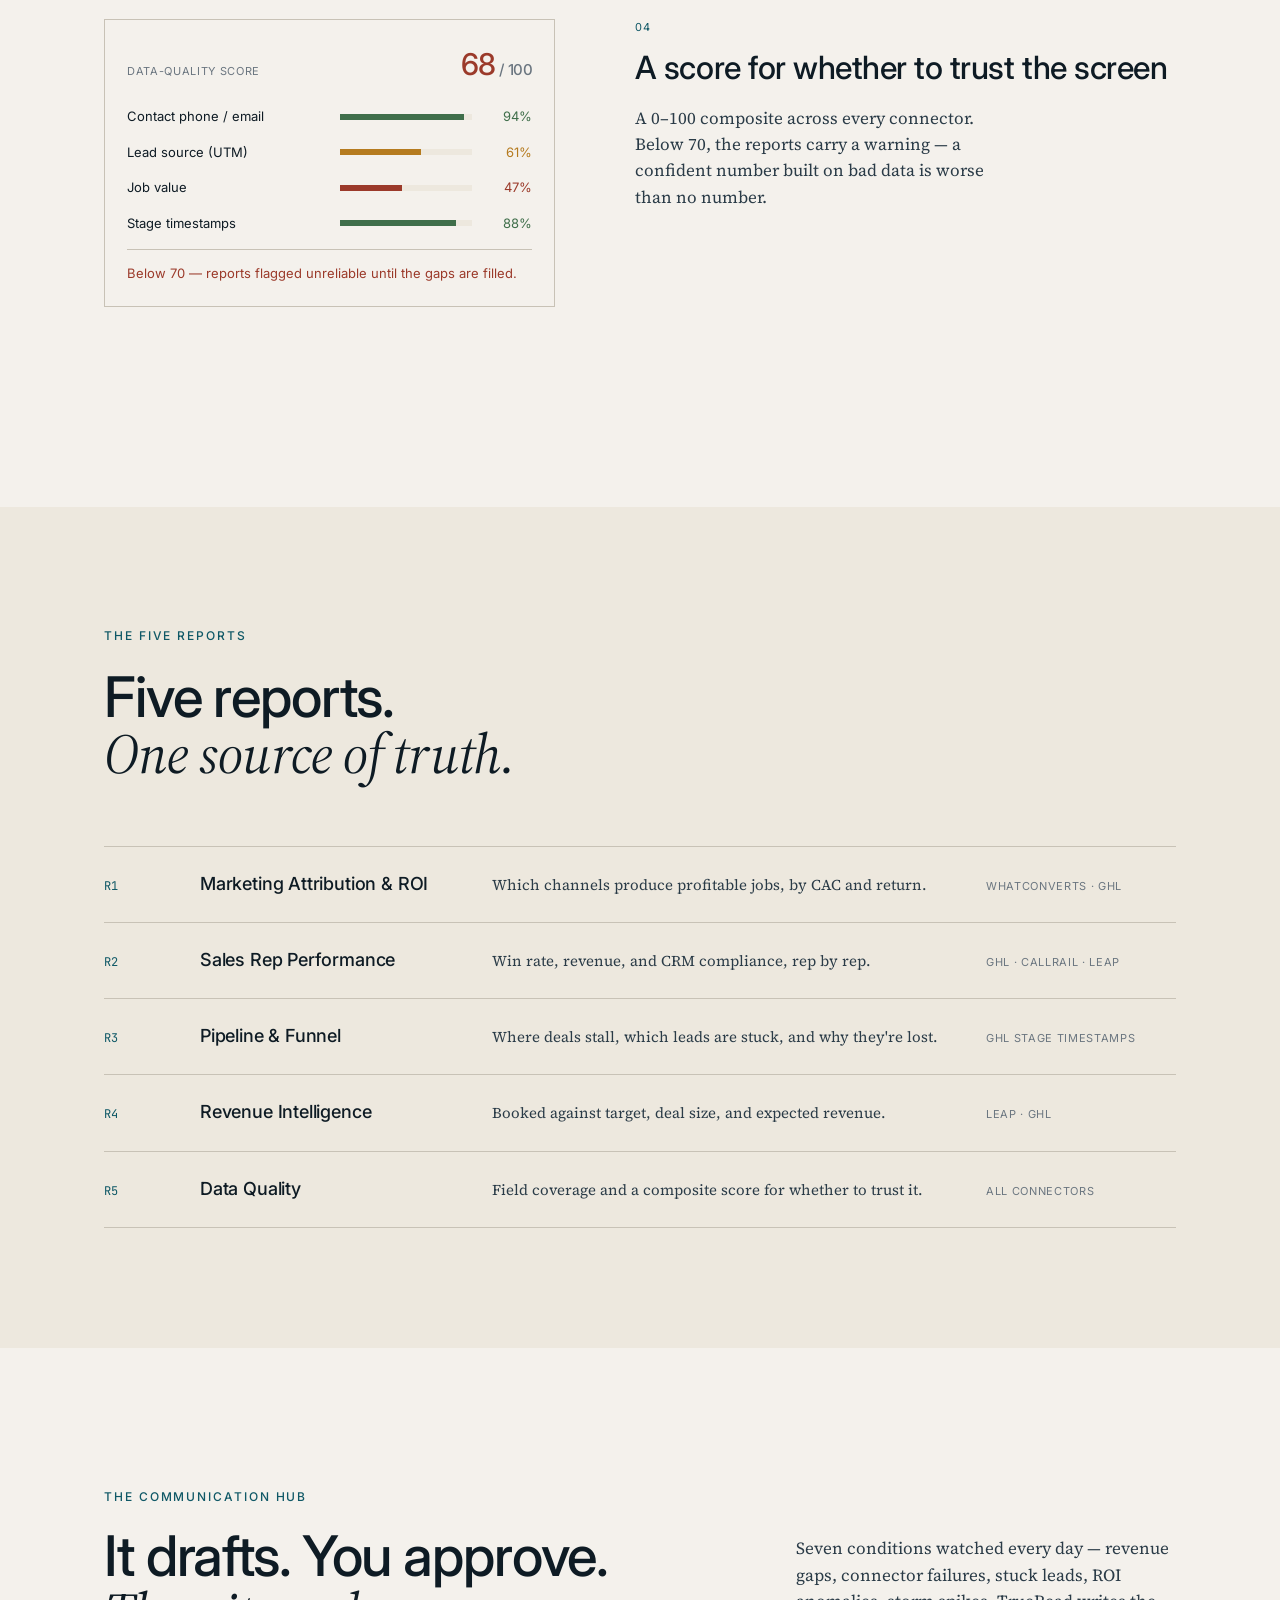
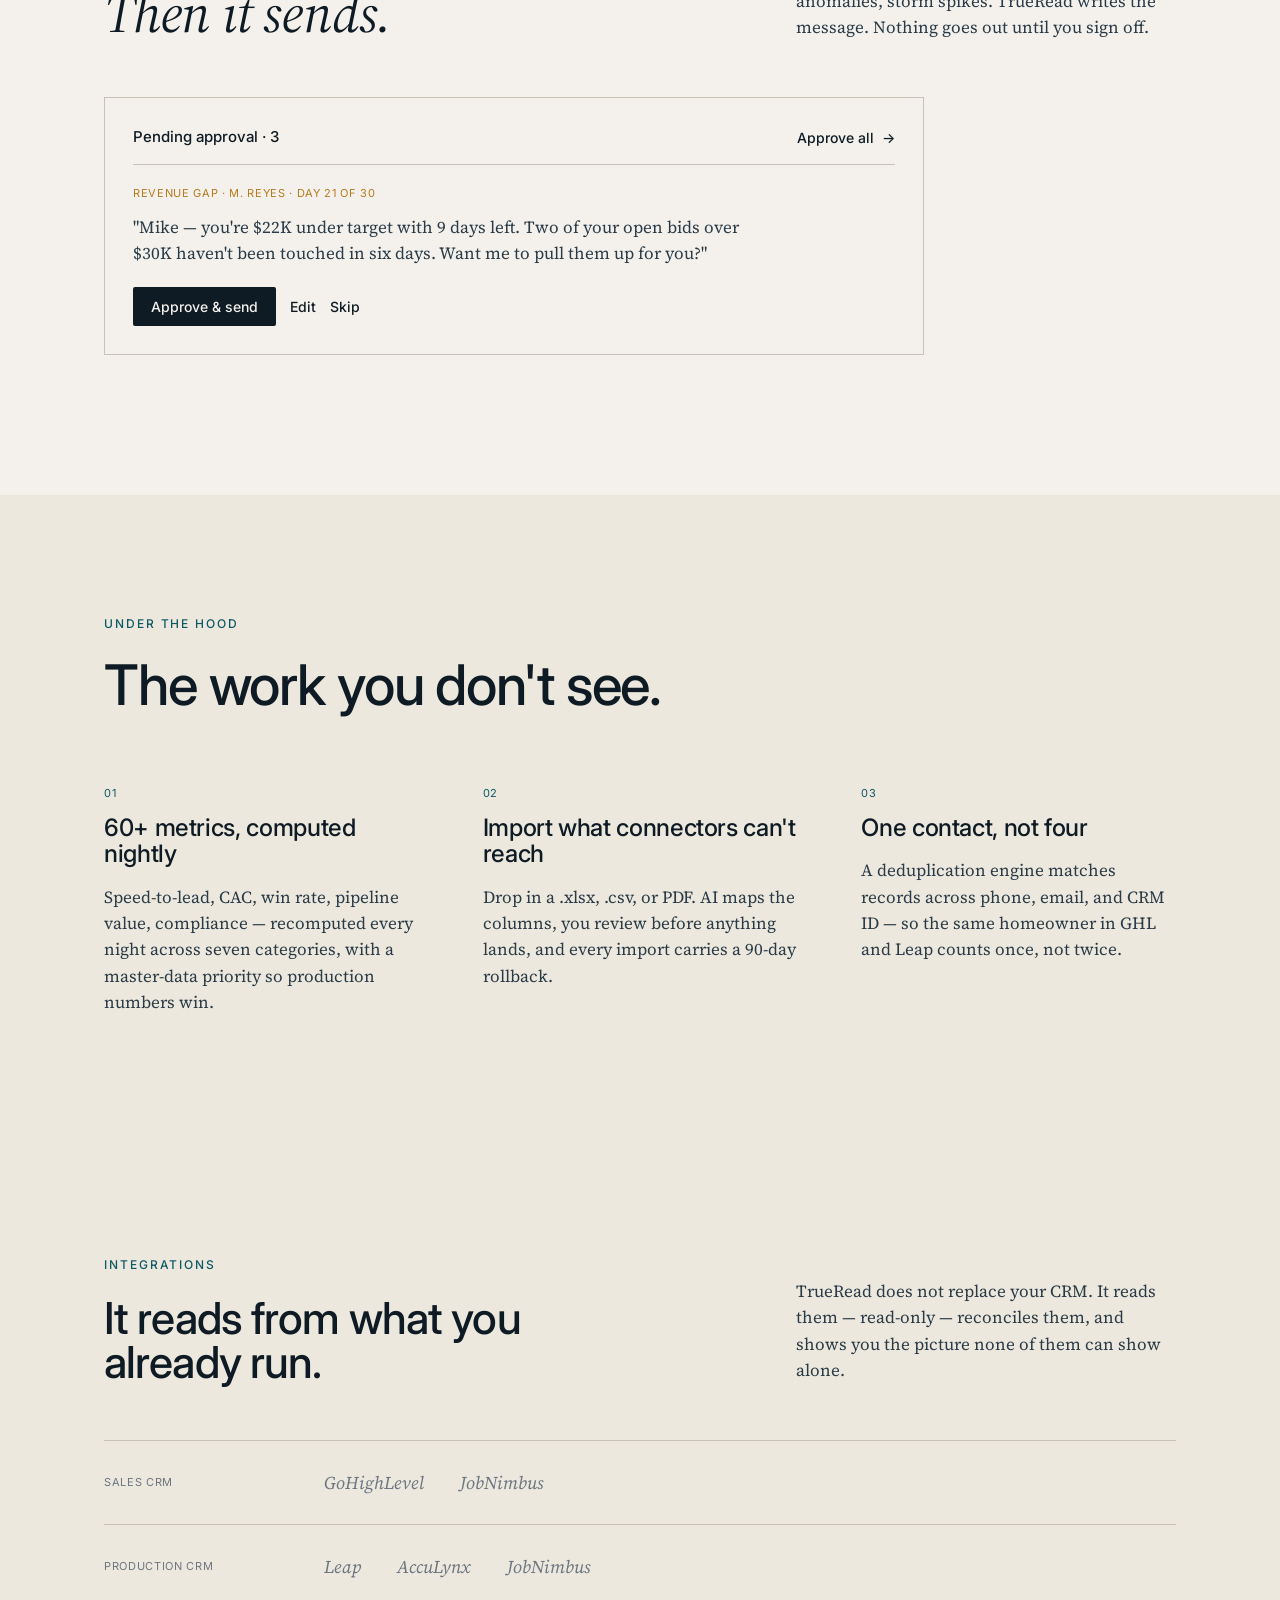
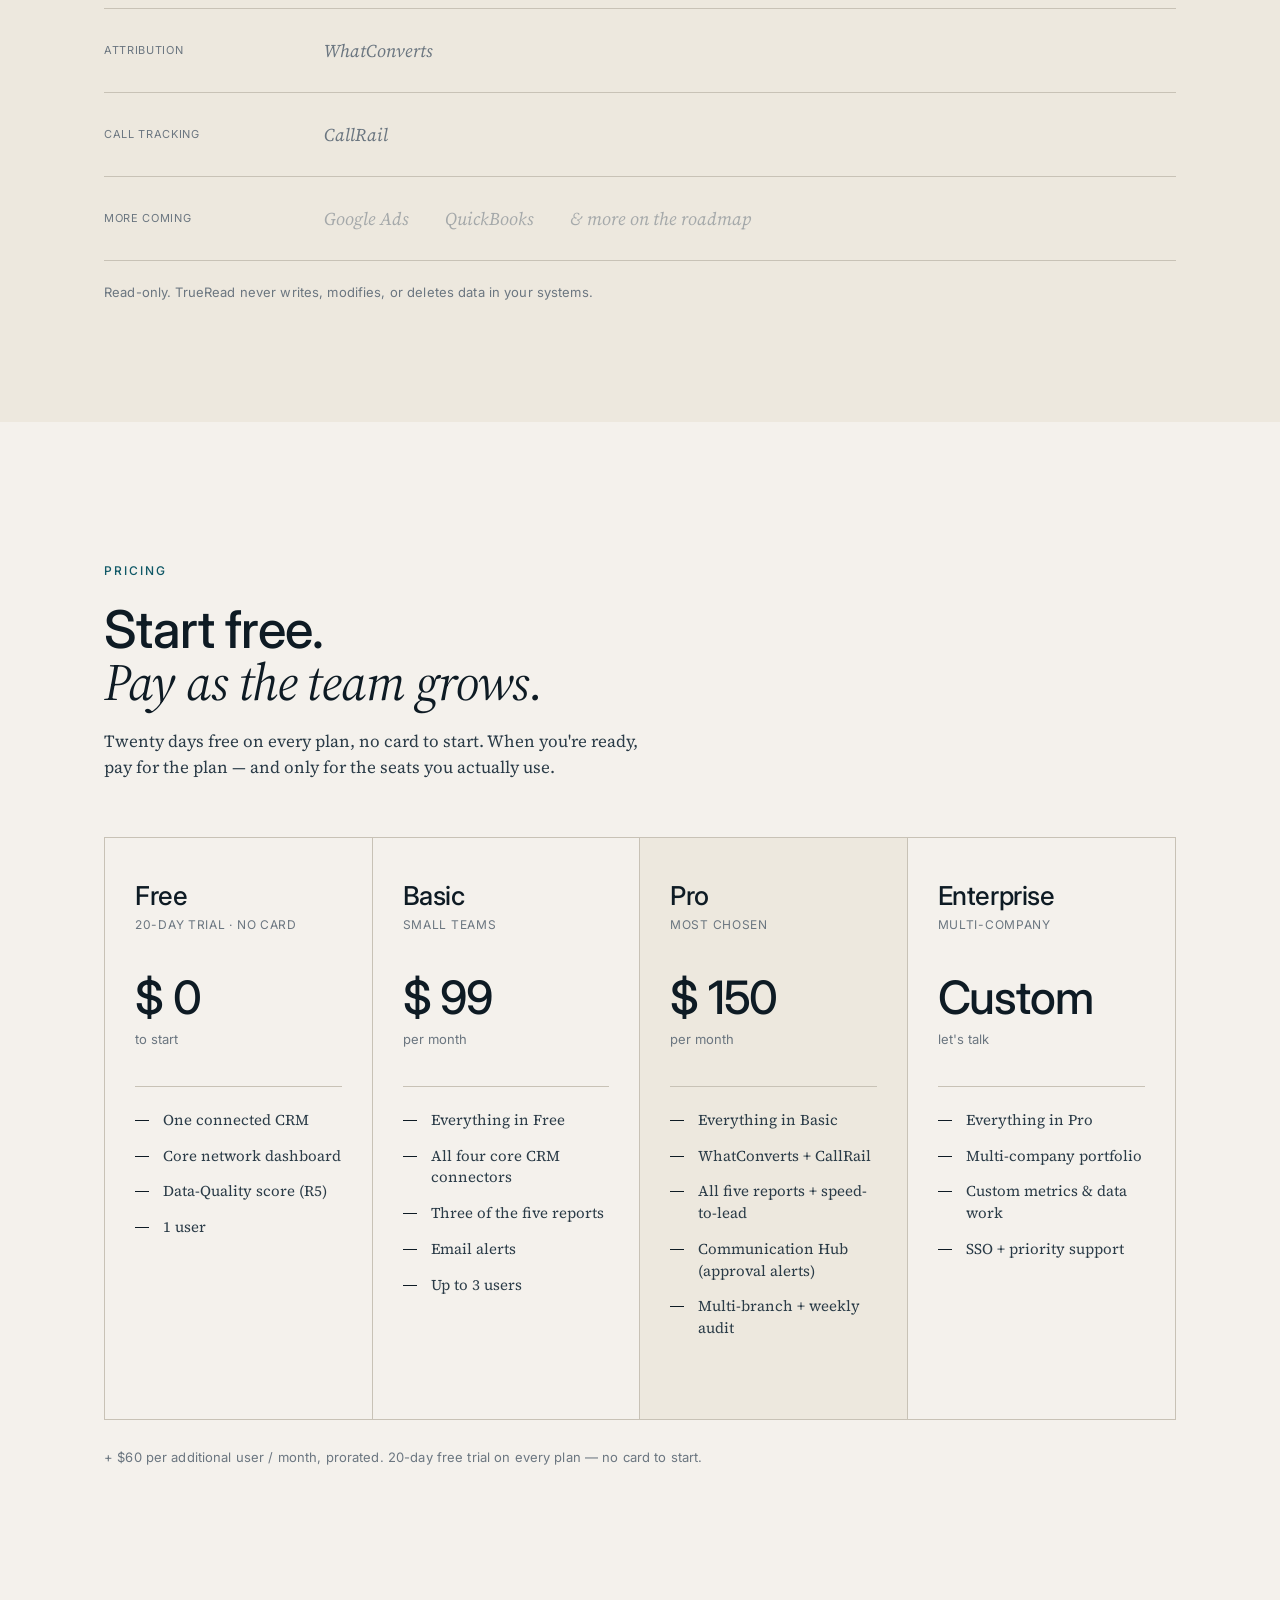
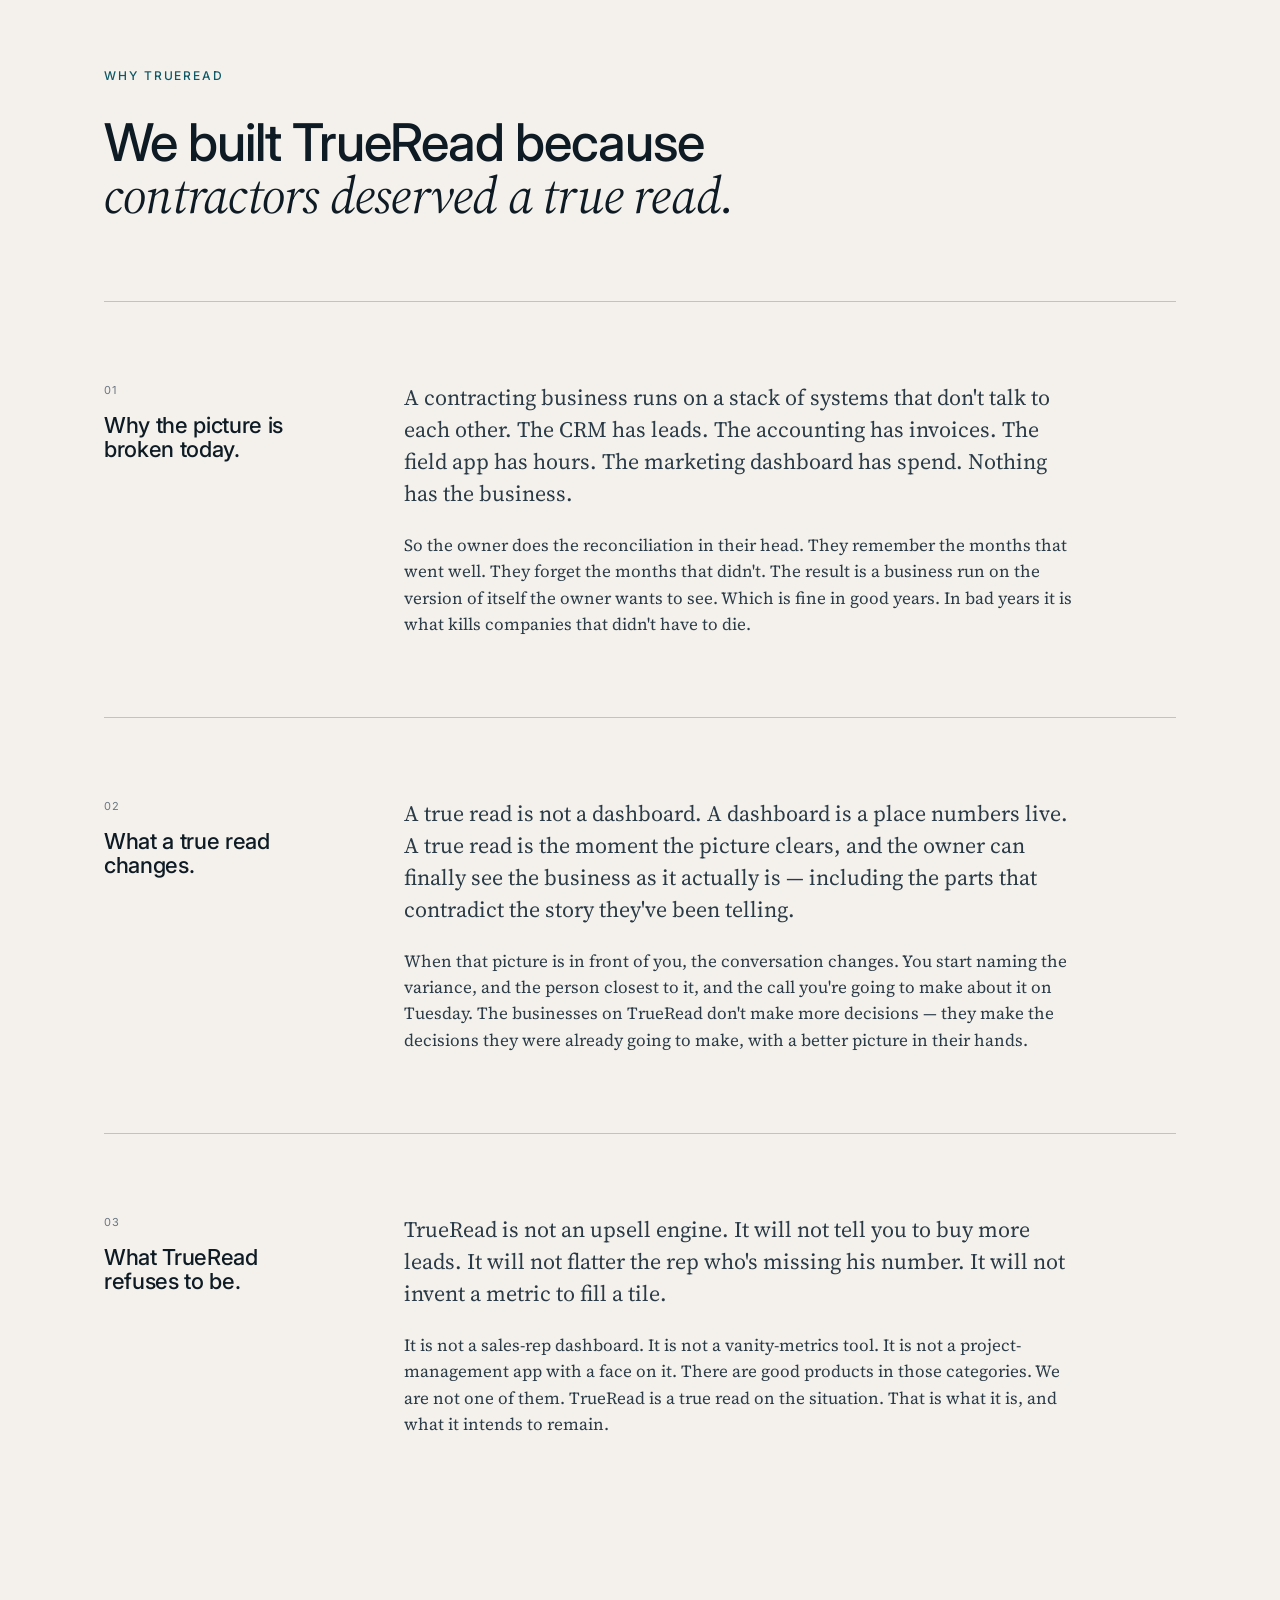
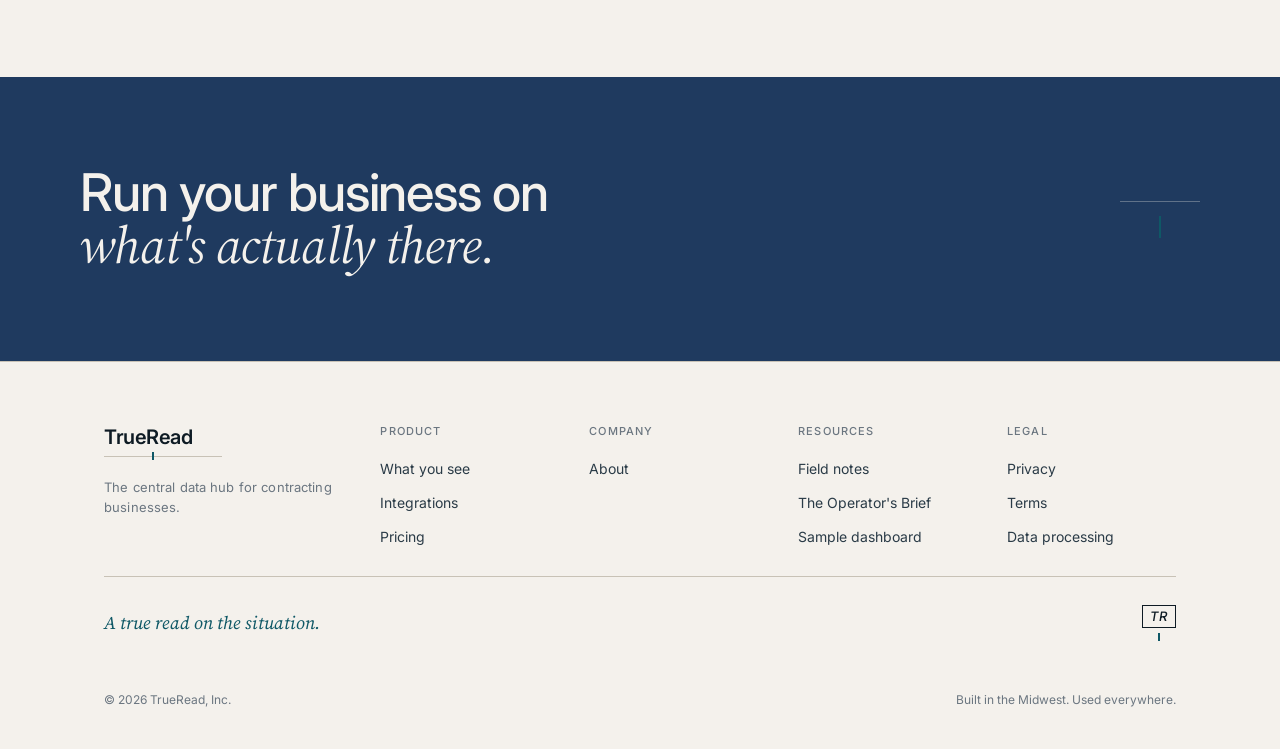
<file: onepage.html>
<!doctype html>
<html lang="en">
<head>
<meta charset="utf-8"/>
<meta name="viewport" content="width=device-width, initial-scale=1"/>
<title>TrueRead — Run your business on what's actually there.</title>
<meta name="description" content="Your marketing, sales, jobs, and books in one undistorted view. A true read on the business, for contracting owners doing $2M–$50M."/>
<link rel="icon" type="image/png" href="assets/favicon.png"/>
<link rel="preconnect" href="https://fonts.googleapis.com"/>
<link rel="preconnect" href="https://fonts.gstatic.com" crossorigin/>
<link rel="stylesheet" href="https://fonts.googleapis.com/css2?family=Inter:wght@400;500;600&family=Source+Serif+4:ital,opsz,wght@0,8..60,400;0,8..60,500;1,8..60,400;1,8..60,500&family=JetBrains+Mono:wght@400;500&display=swap"/>
<link rel="stylesheet" href="styles.css"/>
<template id="__bundler_thumbnail" data-bg-color="#F4F1EC">
  <svg viewBox="0 0 1200 800" xmlns="http://www.w3.org/2000/svg">
    <rect width="1200" height="800" fill="#F4F1EC"/>
    <text x="600" y="410" text-anchor="middle" font-family="Inter, Helvetica, Arial, sans-serif" font-weight="600" font-size="120" letter-spacing="-4" fill="#0E1B24">TrueRead</text>
    <line x1="360" y1="470" x2="840" y2="470" stroke="#C8C2B6" stroke-width="3"/>
    <line x1="557" y1="452" x2="557" y2="488" stroke="#0F5866" stroke-width="5"/>
  </svg>
</template>
</head>
<body>

<nav class="nav">
  <div class="nav-inner">
    <a href="#top" class="reading" style="--wm:20px;width:118px" aria-label="TrueRead home"><span class="word">TrueRead</span><span class="needle-rule"></span></a>
    <div class="nav-links">
      <a class="nav-link" href="#product">Product</a>
      <a class="nav-link" href="#pricing">Pricing</a>
      <a class="nav-link" href="#about">Why TrueRead</a>
    </div>
    <button class="nav-toggle" aria-label="Menu"><span></span><span></span></button>
  </div>
  <div class="mobile-menu">
    <a href="#product">Product</a><a href="#pricing">Pricing</a><a href="#about">Why TrueRead</a>
  </div>
</nav>

<span id="top"></span>

<!-- HERO -->
<section class="wrap" style="padding:120px 64px 130px;position:relative">
  <div class="eyebrow" style="margin-bottom:36px">For contracting business owners</div>
  <h1 style="max-width:1100px">Run your business on<br/><span class="serif-italic" style="font-size:inherit;display:inline-block;margin-top:6px">what's actually there.</span></h1>
  <p class="lede" style="max-width:640px;margin-top:44px">Your marketing, sales, jobs, and books — in one undistorted view. No hunches. No quarterly surprises. A true read on the business, available the moment a decision needs to be made.</p>
  <div style="margin-top:100px"><div class="needle left"></div></div>
  <p class="muted" style="margin-top:22px;max-width:680px;font-size:14px;line-height:1.55">Built for contracting businesses doing $2M–$50M across roofing, exteriors, mechanical, and the broader trades.</p>
</section>

<div class="wrap"><div class="rule"></div></div>

<!-- THE PICTURE -->
<section class="wrap" id="the-picture" style="padding:110px 64px 140px">
  <div style="display:flex;align-items:flex-end;justify-content:space-between;margin-bottom:64px;gap:40px;flex-wrap:wrap">
    <div>
      <div class="eyebrow" style="margin-bottom:22px">The picture</div>
      <h2 style="max-width:700px">Where the money<br/>is moving.</h2>
    </div>
    <p class="body" style="max-width:360px;padding-bottom:12px">One screen, refreshed at 6&nbsp;a.m. Pull-throughs from every system that touches a dollar. Red and yellow tell you where it hurts; the cyan tick is the brand pointing at the moment.</p>
  </div>

  <div class="dash" data-countup-group>
    <div class="dash-head">
      <div>
        <div class="caption" style="margin-bottom:8px">Operating view · Today, 9:42a CT</div>
        <div class="co">Eastfield Roofing &amp; Exteriors</div>
      </div>
      <div class="dash-controls"><span>Trailing 30 days ▾</span><span class="cur">All trades</span><span>Branch: Columbus ▾</span></div>
    </div>
    <div class="kpi-grid">
      <div class="kpi positive"><div class="label">Speed-to-lead</div><div class="value"><span data-value="4.2" data-decimals="1">4.2</span> <span class="unit">min</span></div><div class="delta">Median · target under 5:00</div></div>
      <div class="kpi positive"><div class="label">Cost per booked job</div><div class="value"><span data-value="1184" data-prefix="$ " data-decimals="0">$ 1,184</span></div><div class="delta">−6.1% vs prior 30d</div></div>
      <div class="kpi caution"><div class="label">Revenue vs target</div><div class="value"><span data-value="91.7" data-decimals="1">91.7</span><span class="unit">%</span></div><div class="delta">$1.28M of $1.40M · behind pace</div></div>
      <div class="kpi critical"><div class="label">Data-quality score</div><div class="value"><span data-value="68" data-decimals="0">68</span><span class="unit">/ 100</span></div><div class="delta">Below 70 · reports unreliable</div></div>
    </div>
    <div class="chart-strip">
      <div class="chart-legend">
        <div class="caption">Daily booked revenue · trailing 30 days</div>
        <div class="muted" style="font-size:12px;display:inline-flex;align-items:center;gap:6px"><span style="width:10px;height:2px;background:var(--horizon);display:inline-block"></span> Booked</div>
      </div>
      <svg viewBox="0 0 1000 204" style="width:100%;height:200px" preserveAspectRatio="none" role="img" aria-label="Daily booked revenue bar chart">
        <g class="chart-grid"><line x1="20" x2="980" y1="180" y2="180"/><line x1="20" x2="980" y1="135" y2="135"/><line x1="20" x2="980" y1="90" y2="90"/><line x1="20" x2="980" y1="45" y2="45"/><line x1="20" x2="980" y1="0" y2="0"/></g>
        <g class="chart-axis"><text x="4" y="183">$0k</text><text x="4" y="93">$50k</text><text x="4" y="3">$100k</text></g>
        <g id="bars" fill="var(--horizon)"></g>
        <g class="chart-axis"><text x="30" y="196">Apr 28</text><text x="222" y="196">May 5</text><text x="414" y="196">May 12</text><text x="606" y="196">May 19</text><text x="798" y="196">May 26</text></g>
      </svg>
      <div class="chart-caption" style="padding-left:670px"><span class="tk"></span><span class="tx">Door knock leading this quarter · 6.2× ROI</span></div>
    </div>
  </div>
</section>

<!-- THE PROBLEM -->
<section style="background:var(--panel);padding:140px 0">
  <div class="wrap">
    <div class="eyebrow" style="margin-bottom:24px">The problem</div>
    <h2 style="max-width:1000px;margin-bottom:96px">Most contractors run their business<br/>on <span class="serif-italic" style="font-size:inherit">the version they want.</span></h2>
    <div style="display:grid;grid-template-columns:repeat(3,1fr);gap:64px">
      <div><div class="caption" style="margin-bottom:14px;color:var(--cyan)">01</div><h3 style="margin-bottom:18px;font-size:26px">Confirmation bias</h3><p class="body">We notice the months that confirm what we already believe. The other months become noise we explain away.</p></div>
      <div><div class="caption" style="margin-bottom:14px;color:var(--cyan)">02</div><h3 style="margin-bottom:18px;font-size:26px">Projection</h3><p class="body">We mistake the proposal pipeline for booked revenue, and last month's strong week for a trend.</p></div>
      <div><div class="caption" style="margin-bottom:14px;color:var(--cyan)">03</div><h3 style="margin-bottom:18px;font-size:26px">Wishful thinking</h3><p class="body">We treat the cost overrun as a one-off. We treat the long-paying account as good for it. Neither is usually true.</p></div>
    </div>
  </div>
</section>

<!-- PRODUCT / THE READ -->
<section class="wrap" id="product" style="padding:140px 64px 100px">
  <div class="eyebrow" style="margin-bottom:24px">The read</div>
  <h2 style="max-width:800px;margin-bottom:96px">One screen. Every number.<br/><span class="serif-italic" style="font-size:inherit">No spin.</span></h2>

  <div class="surface" style="border-top:0;padding-top:0">
    <div class="surface-copy" style="position:static">
      <div class="caption" style="margin-bottom:14px;color:var(--cyan)">01</div>
      <h3 style="margin-bottom:20px">Speed-to-lead, to the minute</h3>
      <p class="body" style="max-width:380px">CallRail's first call minus the moment GoHighLevel created the contact. The one number most tied to whether a lead becomes a job.</p>
    </div>
    <div>
      <div style="background:var(--paper);border:1px solid var(--rule);padding:22px">
        <div class="caption" style="margin-bottom:14px">Speed-to-lead · last 30 days</div>
        <div style="display:flex;align-items:baseline;gap:12px;margin-bottom:20px"><span style="font-family:var(--sans);font-size:44px;font-weight:500;letter-spacing:-.02em;color:var(--ink);font-variant-numeric:tabular-nums">4.2</span><span class="muted" style="font-size:14px">min median · target under 5:00</span></div>
        <table class="tr-table"><thead><tr><th>Rep</th><th class="r">Median</th><th class="r">Calls</th></tr></thead><tbody>
          <tr><td>M. Reyes</td><td class="r positive">2.8 min</td><td class="r">64</td></tr>
          <tr><td>K. Davila</td><td class="r positive">3.6 min</td><td class="r">51</td></tr>
          <tr><td>J. McCabe</td><td class="r">5.9 min</td><td class="r">48</td></tr>
          <tr><td>T. O'Hara</td><td class="r critical">14.2 min</td><td class="r">39</td></tr>
        </tbody></table>
      </div>
    </div>
  </div>

  <div class="surface">
    <div class="surface-copy" style="position:static;order:2">
      <div class="caption" style="margin-bottom:14px;color:var(--cyan)">02</div>
      <h3 style="margin-bottom:20px">Attribution &amp; ROI by channel</h3>
      <p class="body" style="max-width:380px">Every booked job traced to the source that produced it through WhatConverts. Cost per acquisition and return, by channel — door knock benchmarked at 6.2×.</p>
    </div>
    <div style="order:1">
      <div style="background:var(--paper);border:1px solid var(--rule);padding:22px">
        <div class="caption" style="margin-bottom:14px">Attribution &amp; ROI · last 30 days</div>
        <table class="tr-table"><thead><tr><th>Source</th><th class="r">Spend</th><th class="r">Booked</th><th class="r">CAC</th><th class="r">ROI</th></tr></thead><tbody>
          <tr><td>Door knock</td><td class="r">$ 9,100</td><td class="r">14</td><td class="r">$ 650</td><td class="r positive">6.2×</td></tr>
          <tr><td>Google LSA</td><td class="r">$ 12,480</td><td class="r">18</td><td class="r">$ 693</td><td class="r">4.1×</td></tr>
          <tr><td>Referral</td><td class="r">$ 0</td><td class="r">16</td><td class="r">$ 0</td><td class="r">—</td></tr>
          <tr><td>Direct mail</td><td class="r">$ 18,200</td><td class="r">11</td><td class="r">$ 1,654</td><td class="r">1.8×</td></tr>
          <tr><td>Facebook</td><td class="r">$ 8,640</td><td class="r">4</td><td class="r critical">$ 2,160</td><td class="r critical">0.7×</td></tr>
        </tbody></table>
      </div>
    </div>
  </div>

  <div class="surface">
    <div class="surface-copy" style="position:static">
      <div class="caption" style="margin-bottom:14px;color:var(--cyan)">03</div>
      <h3 style="margin-bottom:20px">Rep performance, and whether the CRM is filled in</h3>
      <p class="body" style="max-width:380px">A leaderboard the whole team sees. Win rate and revenue next to the percentage of required fields each rep actually completes — the number that makes the others trustworthy.</p>
    </div>
    <div>
      <div style="background:var(--paper);border:1px solid var(--rule);padding:22px">
        <div class="caption" style="margin-bottom:14px">Rep performance · last 30 days</div>
        <table class="tr-table"><thead><tr><th>Rep</th><th class="r">Win rate</th><th class="r">Revenue</th><th class="r">CRM compliance</th></tr></thead><tbody>
          <tr><td>K. Davila</td><td class="r">63%</td><td class="r">$ 312k</td><td class="r positive">96%</td></tr>
          <tr><td>M. Reyes</td><td class="r">50%</td><td class="r">$ 428k</td><td class="r positive">91%</td></tr>
          <tr><td>J. McCabe</td><td class="r">32%</td><td class="r">$ 214k</td><td class="r caution">68%</td></tr>
          <tr><td>T. O'Hara</td><td class="r">21%</td><td class="r">$ 156k</td><td class="r critical">54%</td></tr>
        </tbody></table>
        <div style="border-top:1px solid var(--rule);margin-top:4px;padding-top:14px;display:flex;justify-content:space-between;font-family:var(--sans);font-size:13px"><span class="muted">Team compliance</span><span style="color:var(--caution);font-weight:500;font-variant-numeric:tabular-nums">74% · below 80% target</span></div>
      </div>
    </div>
  </div>

  <div class="surface">
    <div class="surface-copy" style="position:static;order:2">
      <div class="caption" style="margin-bottom:14px;color:var(--cyan)">04</div>
      <h3 style="margin-bottom:20px">A score for whether to trust the screen</h3>
      <p class="body" style="max-width:380px">A 0–100 composite across every connector. Below 70, the reports carry a warning — a confident number built on bad data is worse than no number.</p>
    </div>
    <div style="order:1">
      <div style="background:var(--paper);border:1px solid var(--rule);padding:22px">
        <div style="display:flex;justify-content:space-between;align-items:baseline;margin-bottom:20px"><div class="caption">Data-quality score</div><span style="font-family:var(--sans);font-size:30px;font-weight:500;color:var(--critical);font-variant-numeric:tabular-nums;letter-spacing:-.02em">68<span style="font-size:15px;color:var(--muted)"> / 100</span></span></div>
        <div style="display:flex;flex-direction:column;gap:16px">
          <div style="display:grid;grid-template-columns:1.5fr 1fr 44px;gap:16px;align-items:center"><span style="font-family:var(--sans);font-size:13px;color:var(--ink)">Contact phone / email</span><span style="position:relative;height:6px;background:var(--panel)"><span style="position:absolute;left:0;top:0;bottom:0;width:94%;background:var(--positive)"></span></span><span style="font-family:var(--sans);font-size:13px;color:var(--positive);text-align:right;font-variant-numeric:tabular-nums">94%</span></div>
          <div style="display:grid;grid-template-columns:1.5fr 1fr 44px;gap:16px;align-items:center"><span style="font-family:var(--sans);font-size:13px;color:var(--ink)">Lead source (UTM)</span><span style="position:relative;height:6px;background:var(--panel)"><span style="position:absolute;left:0;top:0;bottom:0;width:61%;background:var(--caution)"></span></span><span style="font-family:var(--sans);font-size:13px;color:var(--caution);text-align:right;font-variant-numeric:tabular-nums">61%</span></div>
          <div style="display:grid;grid-template-columns:1.5fr 1fr 44px;gap:16px;align-items:center"><span style="font-family:var(--sans);font-size:13px;color:var(--ink)">Job value</span><span style="position:relative;height:6px;background:var(--panel)"><span style="position:absolute;left:0;top:0;bottom:0;width:47%;background:var(--critical)"></span></span><span style="font-family:var(--sans);font-size:13px;color:var(--critical);text-align:right;font-variant-numeric:tabular-nums">47%</span></div>
          <div style="display:grid;grid-template-columns:1.5fr 1fr 44px;gap:16px;align-items:center"><span style="font-family:var(--sans);font-size:13px;color:var(--ink)">Stage timestamps</span><span style="position:relative;height:6px;background:var(--panel)"><span style="position:absolute;left:0;top:0;bottom:0;width:88%;background:var(--positive)"></span></span><span style="font-family:var(--sans);font-size:13px;color:var(--positive);text-align:right;font-variant-numeric:tabular-nums">88%</span></div>
        </div>
        <div style="border-top:1px solid var(--rule);margin-top:16px;padding-top:14px;font-family:var(--sans);font-size:13px;color:var(--critical)">Below 70 — reports flagged unreliable until the gaps are filled.</div>
      </div>
    </div>
  </div>
</section>


<!-- THE FIVE REPORTS -->
<section style="background:var(--panel);padding:120px 0">
  <div class="wrap">
    <div class="eyebrow" style="margin-bottom:24px">The five reports</div>
    <h2 style="max-width:820px;margin-bottom:64px">Five reports.<br/><span class="serif-italic" style="font-size:inherit">One source of truth.</span></h2>
    <div style="border-top:1px solid var(--rule)">
      <div class="report-row"><div style="font-family:var(--mono);font-size:12px;color:var(--cyan)">R1</div><h4>Marketing Attribution &amp; ROI</h4><p class="body" style="font-size:15px;margin:0">Which channels produce profitable jobs, by CAC and return.</p><div class="caption">WhatConverts · GHL</div></div>
      <div class="report-row"><div style="font-family:var(--mono);font-size:12px;color:var(--cyan)">R2</div><h4>Sales Rep Performance</h4><p class="body" style="font-size:15px;margin:0">Win rate, revenue, and CRM compliance, rep by rep.</p><div class="caption">GHL · CallRail · Leap</div></div>
      <div class="report-row"><div style="font-family:var(--mono);font-size:12px;color:var(--cyan)">R3</div><h4>Pipeline &amp; Funnel</h4><p class="body" style="font-size:15px;margin:0">Where deals stall, which leads are stuck, and why they're lost.</p><div class="caption">GHL stage timestamps</div></div>
      <div class="report-row"><div style="font-family:var(--mono);font-size:12px;color:var(--cyan)">R4</div><h4>Revenue Intelligence</h4><p class="body" style="font-size:15px;margin:0">Booked against target, deal size, and expected revenue.</p><div class="caption">Leap · GHL</div></div>
      <div class="report-row"><div style="font-family:var(--mono);font-size:12px;color:var(--cyan)">R5</div><h4>Data Quality</h4><p class="body" style="font-size:15px;margin:0">Field coverage and a composite score for whether to trust it.</p><div class="caption">All connectors</div></div>
    </div>
  </div>
</section>

<!-- COMMUNICATION HUB -->
<section class="wrap" style="padding:140px 64px">
  <div style="display:flex;align-items:flex-end;justify-content:space-between;margin-bottom:56px;gap:40px;flex-wrap:wrap">
    <div><div class="eyebrow" style="margin-bottom:22px">The Communication Hub</div><h2 style="max-width:640px">It drafts. You approve.<br/><span class="serif-italic" style="font-size:inherit">Then it sends.</span></h2></div>
    <p class="body" style="max-width:380px">Seven conditions watched every day — revenue gaps, connector failures, stuck leads, ROI anomalies, storm spikes. TrueRead writes the message. Nothing goes out until you sign off.</p>
  </div>
  <div style="background:var(--paper);border:1px solid var(--rule);padding:28px;max-width:820px">
    <div style="display:flex;justify-content:space-between;align-items:center;margin-bottom:20px;padding-bottom:16px;border-bottom:1px solid var(--rule)"><div style="font-family:var(--sans);font-size:15px;color:var(--ink);font-weight:500">Pending approval · 3</div><span class="btn-text">Approve all <span class="arw">→</span></span></div>
    <div class="caption" style="color:var(--caution);margin-bottom:12px">Revenue gap · M. Reyes · day 21 of 30</div>
    <p class="body" style="margin:0 0 20px;max-width:640px">"Mike — you're $22K under target with 9 days left. Two of your open bids over $30K haven't been touched in six days. Want me to pull them up for you?"</p>
    <div style="display:flex;gap:14px;flex-wrap:wrap;align-items:center"><span class="btn-primary" style="padding:9px 18px">Approve &amp; send</span><span class="btn-text">Edit</span><span class="btn-text">Skip</span></div>
  </div>
</section>

<!-- UNDER THE HOOD -->
<section style="background:var(--panel);padding:120px 0">
  <div class="wrap">
    <div class="eyebrow" style="margin-bottom:24px">Under the hood</div>
    <h2 style="max-width:700px;margin-bottom:72px">The work you don't see.</h2>
    <div style="display:grid;grid-template-columns:repeat(3,1fr);gap:64px">
      <div><div class="caption" style="color:var(--cyan);margin-bottom:14px">01</div><h3 style="font-size:24px;margin-bottom:16px">60+ metrics, computed nightly</h3><p class="body">Speed-to-lead, CAC, win rate, pipeline value, compliance — recomputed every night across seven categories, with a master-data priority so production numbers win.</p></div>
      <div><div class="caption" style="color:var(--cyan);margin-bottom:14px">02</div><h3 style="font-size:24px;margin-bottom:16px">Import what connectors can't reach</h3><p class="body">Drop in a .xlsx, .csv, or PDF. AI maps the columns, you review before anything lands, and every import carries a 90-day rollback.</p></div>
      <div><div class="caption" style="color:var(--cyan);margin-bottom:14px">03</div><h3 style="font-size:24px;margin-bottom:16px">One contact, not four</h3><p class="body">A deduplication engine matches records across phone, email, and CRM ID — so the same homeowner in GHL and Leap counts once, not twice.</p></div>
    </div>
  </div>
</section>

<!-- INTEGRATIONS -->
<section style="background:var(--panel);padding:120px 0">
  <div class="wrap">
    <div style="display:flex;justify-content:space-between;align-items:flex-end;margin-bottom:56px;gap:40px;flex-wrap:wrap">
      <div><div class="eyebrow" style="margin-bottom:22px">Integrations</div><h2 style="font-size:44px;max-width:500px">It reads from what you already run.</h2></div>
      <p class="body" style="max-width:380px">TrueRead does not replace your CRM. It reads them — read-only — reconciles them, and shows you the picture none of them can show alone.</p>
    </div>
    <div style="border-top:1px solid var(--rule);border-bottom:1px solid var(--rule)">
      <div class="integrations-row" style="border-top:0"><div class="caption">Sales CRM</div><div class="names"><span>GoHighLevel</span><span>JobNimbus</span></div></div>
      <div class="integrations-row"><div class="caption">Production CRM</div><div class="names"><span>Leap</span><span>AccuLynx</span><span>JobNimbus</span></div></div>
      <div class="integrations-row"><div class="caption">Attribution</div><div class="names"><span>WhatConverts</span></div></div>
      <div class="integrations-row"><div class="caption">Call tracking</div><div class="names"><span>CallRail</span></div></div>
      <div class="integrations-row"><div class="caption">More coming</div><div class="names" style="opacity:.55"><span>Google Ads</span><span>QuickBooks</span><span>&amp; more on the roadmap</span></div></div>
    </div>
    <p class="muted" style="font-size:13px;margin-top:22px">Read-only. TrueRead never writes, modifies, or deletes data in your systems.</p>
  </div>
</section>

<!-- PRICING -->
<section id="pricing" style="padding:140px 0 60px">
  <div class="wrap">
    <div class="eyebrow" style="margin-bottom:24px">Pricing</div>
    <h2 style="max-width:1000px;margin-bottom:20px;font-size:52px">Start free.<br/><span class="serif-italic" style="font-size:inherit">Pay as the team grows.</span></h2>
    <p class="body" style="max-width:560px;margin-bottom:56px">Twenty days free on every plan, no card to start. When you're ready, pay for the plan — and only for the seats you actually use.</p>
    <div class="tiers four">
      <div class="tier">
        <h3>Free</h3><div class="band">20-day trial · no card</div>
        <div class="price">$ 0</div><div class="price-unit">to start</div>
        <ul class="includes"><li>One connected CRM</li><li>Core network dashboard</li><li>Data-Quality score (R5)</li><li>1 user</li></ul>
      </div>
      <div class="tier">
        <h3>Basic</h3><div class="band">Small teams</div>
        <div class="price">$ 99</div><div class="price-unit">per month</div>
        <ul class="includes"><li>Everything in Free</li><li>All four core CRM connectors</li><li>Three of the five reports</li><li>Email alerts</li><li>Up to 3 users</li></ul>
      </div>
      <div class="tier center">
        <h3>Pro</h3><div class="band">Most chosen</div>
        <div class="price">$ 150</div><div class="price-unit">per month</div>
        <ul class="includes"><li>Everything in Basic</li><li>WhatConverts + CallRail</li><li>All five reports + speed-to-lead</li><li>Communication Hub (approval alerts)</li><li>Multi-branch + weekly audit</li></ul>
      </div>
      <div class="tier">
        <h3>Enterprise</h3><div class="band">Multi-company</div>
        <div class="price">Custom</div><div class="price-unit">let's talk</div>
        <ul class="includes"><li>Everything in Pro</li><li>Multi-company portfolio</li><li>Custom metrics &amp; data work</li><li>SSO + priority support</li></ul>
      </div>
    </div>
    <p class="muted" style="font-size:13px;margin-top:28px">+ $60 per additional user / month, prorated. 20-day free trial on every plan — no card to start.</p>
  </div>
</section>

<!-- ABOUT -->
<section class="wrap" id="about" style="padding:140px 64px 100px">
  <div class="eyebrow" style="margin-bottom:32px">Why TrueRead</div>
  <h2 style="max-width:1000px;margin-bottom:80px;font-size:52px">We built TrueRead because<br/><span class="serif-italic" style="font-size:inherit">contractors deserved a true read.</span></h2>

  <div class="about-block" style="border-top:1px solid var(--rule)">
    <div><div class="caption">01</div><h3 style="font-size:22px;margin-top:14px;max-width:200px">Why the picture is broken today.</h3></div>
    <div class="col">
      <p class="lede">A contracting business runs on a stack of systems that don't talk to each other. The CRM has leads. The accounting has invoices. The field app has hours. The marketing dashboard has spend. Nothing has the business.</p>
      <p class="body">So the owner does the reconciliation in their head. They remember the months that went well. They forget the months that didn't. The result is a business run on the version of itself the owner wants to see. Which is fine in good years. In bad years it is what kills companies that didn't have to die.</p>
    </div>
  </div>

  <div class="about-block">
    <div><div class="caption">02</div><h3 style="font-size:22px;margin-top:14px;max-width:200px">What a true read changes.</h3></div>
    <div class="col">
      <p class="lede">A true read is not a dashboard. A dashboard is a place numbers live. A true read is the moment the picture clears, and the owner can finally see the business as it actually is — including the parts that contradict the story they've been telling.</p>
      <p class="body">When that picture is in front of you, the conversation changes. You start naming the variance, and the person closest to it, and the call you're going to make about it on Tuesday. The businesses on TrueRead don't make more decisions — they make the decisions they were already going to make, with a better picture in their hands.</p>
    </div>
  </div>

  <div class="about-block" style="padding-bottom:20px">
    <div><div class="caption">03</div><h3 style="font-size:22px;margin-top:14px;max-width:200px">What TrueRead refuses to be.</h3></div>
    <div class="col">
      <p class="lede">TrueRead is not an upsell engine. It will not tell you to buy more leads. It will not flatter the rep who's missing his number. It will not invent a metric to fill a tile.</p>
      <p class="body">It is not a sales-rep dashboard. It is not a vanity-metrics tool. It is not a project-management app with a face on it. There are good products in those categories. We are not one of them. TrueRead is a true read on the situation. That is what it is, and what it intends to remain.</p>
    </div>
  </div>
</section>

<!-- CLOSING (no contact CTA — brand signature only) -->
<section class="cta-panel" style="justify-content:space-between">
  <h2><span>Run your business on </span><span class="serif-italic" style="color:var(--paper)">what's actually there.</span></h2>
  <div class="needle-block"><div class="horiz"></div><div class="tick"></div></div>
</section>

<!-- FOOTER (no contact / demo / login) -->
<footer class="footer">
  <div class="wrap">
    <div class="cols">
      <div>
        <a href="#top" class="reading" style="--wm:20px;width:118px"><span class="word">TrueRead</span><span class="needle-rule"></span></a>
        <p class="muted" style="margin-top:18px;max-width:240px;line-height:1.5">The central data hub for contracting businesses.</p>
      </div>
      <div><h5>Product</h5><ul><li><a href="#product">What you see</a></li><li><a href="#product">Integrations</a></li><li><a href="#pricing">Pricing</a></li></ul></div>
      <div><h5>Company</h5><ul><li><a href="#about">About</a></li></ul></div>
      <div><h5>Resources</h5><ul><li><a href="#">Field notes</a></li><li><a href="#">The Operator's Brief</a></li><li><a href="#the-picture">Sample dashboard</a></li></ul></div>
      <div><h5>Legal</h5><ul><li><a href="privacy.html">Privacy</a></li><li><a href="terms.html">Terms</a></li><li><a href="privacy.html">Data processing</a></li></ul></div>
    </div>
    <div class="tagline"><span>A true read on the situation.</span><span class="monogram"><span class="frame">TR</span><span class="tick"></span></span></div>
    <div class="copy-row"><span class="copy">© 2026 TrueRead, Inc.</span><span class="copy">Built in the Midwest. Used everywhere.</span></div>
  </div>
</footer>

<script>
(function(){
  var data=[42,38,51,47,55,60,49,52,58,63,71,66,58,62,70,74,68,72,80,76,82,78,88,91,98,92,86,79,74,81];
  var g=document.getElementById('bars'); if(!g) return;
  var pad=20,w=1000,h=180,step=(w-pad*2)/data.length,bw=step-4,ns='http://www.w3.org/2000/svg';
  data.forEach(function(v,i){var x=pad+i*step+2,bh=v/100*h;var r=document.createElementNS(ns,'rect');r.setAttribute('x',x);r.setAttribute('y',h-bh);r.setAttribute('width',bw);r.setAttribute('height',bh);g.appendChild(r);});
})();
</script>
<script src="site.js"></script>
</body>
</html>
</file>
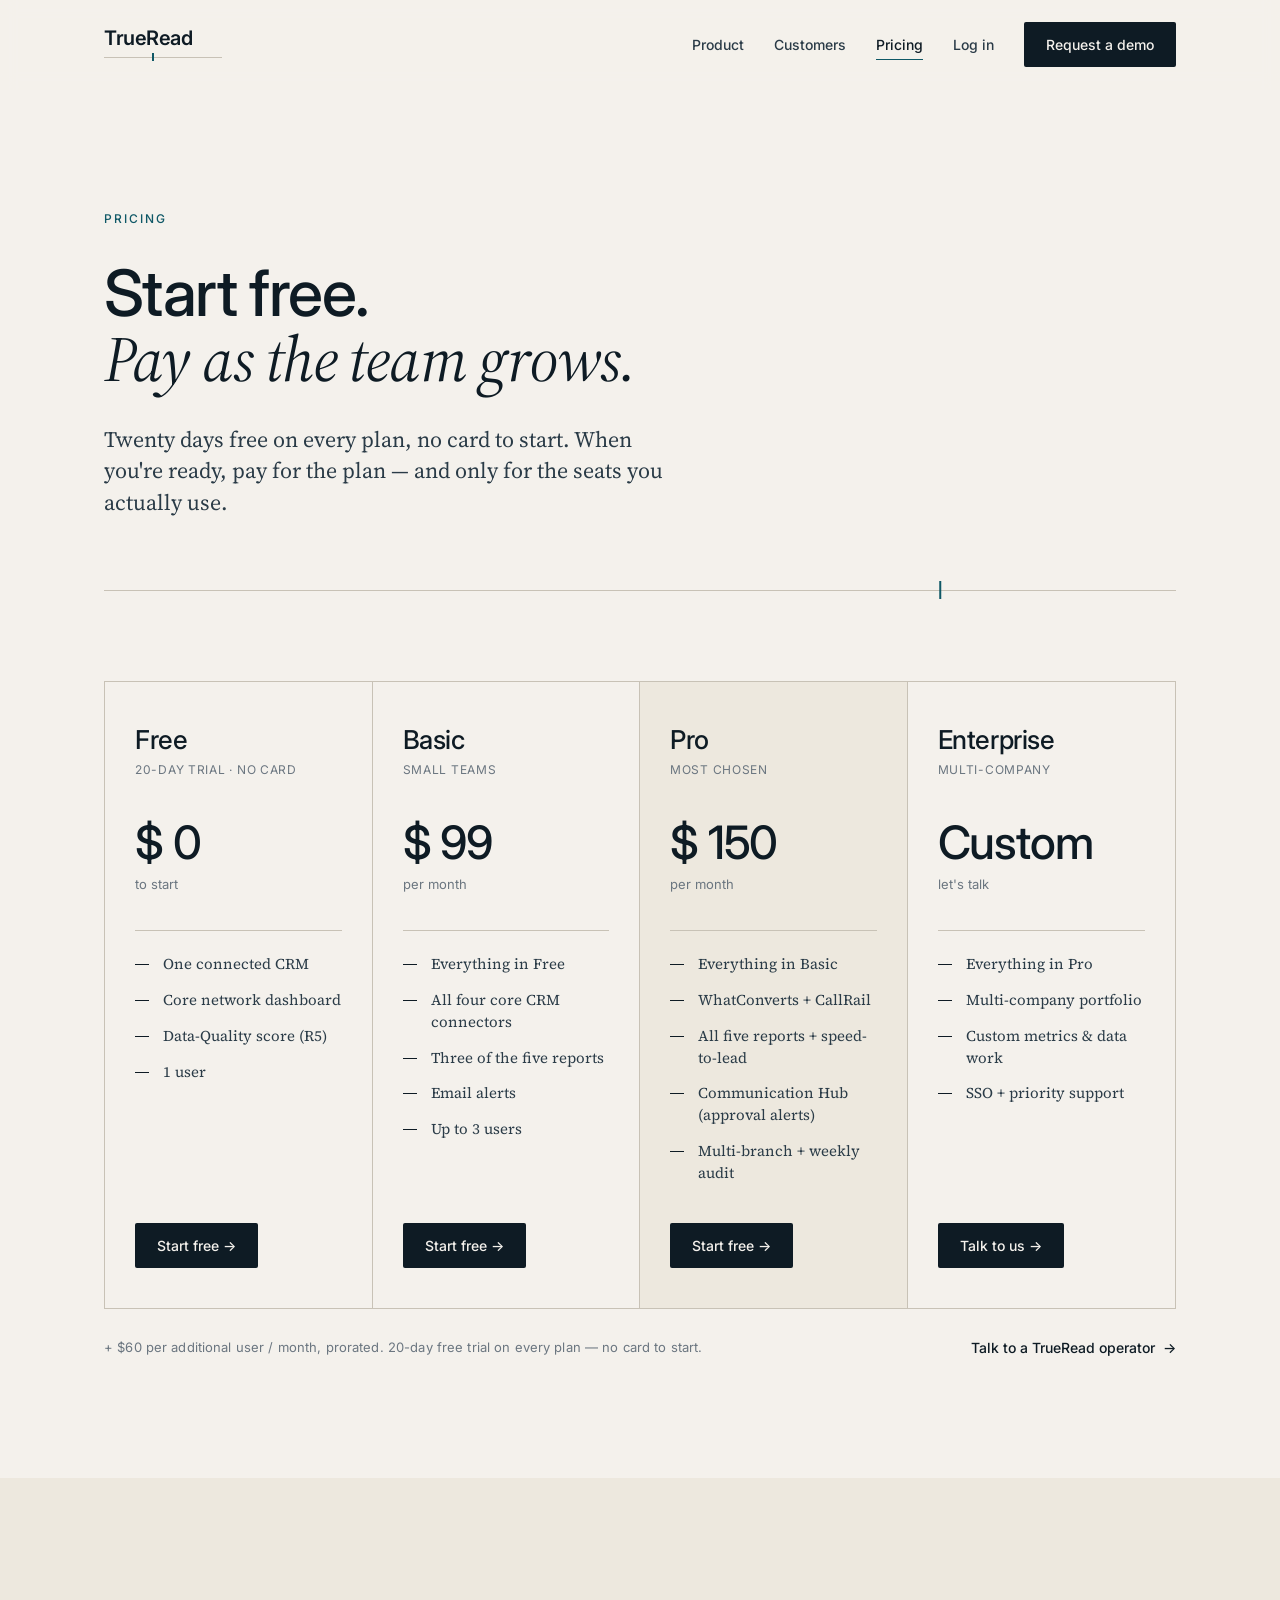
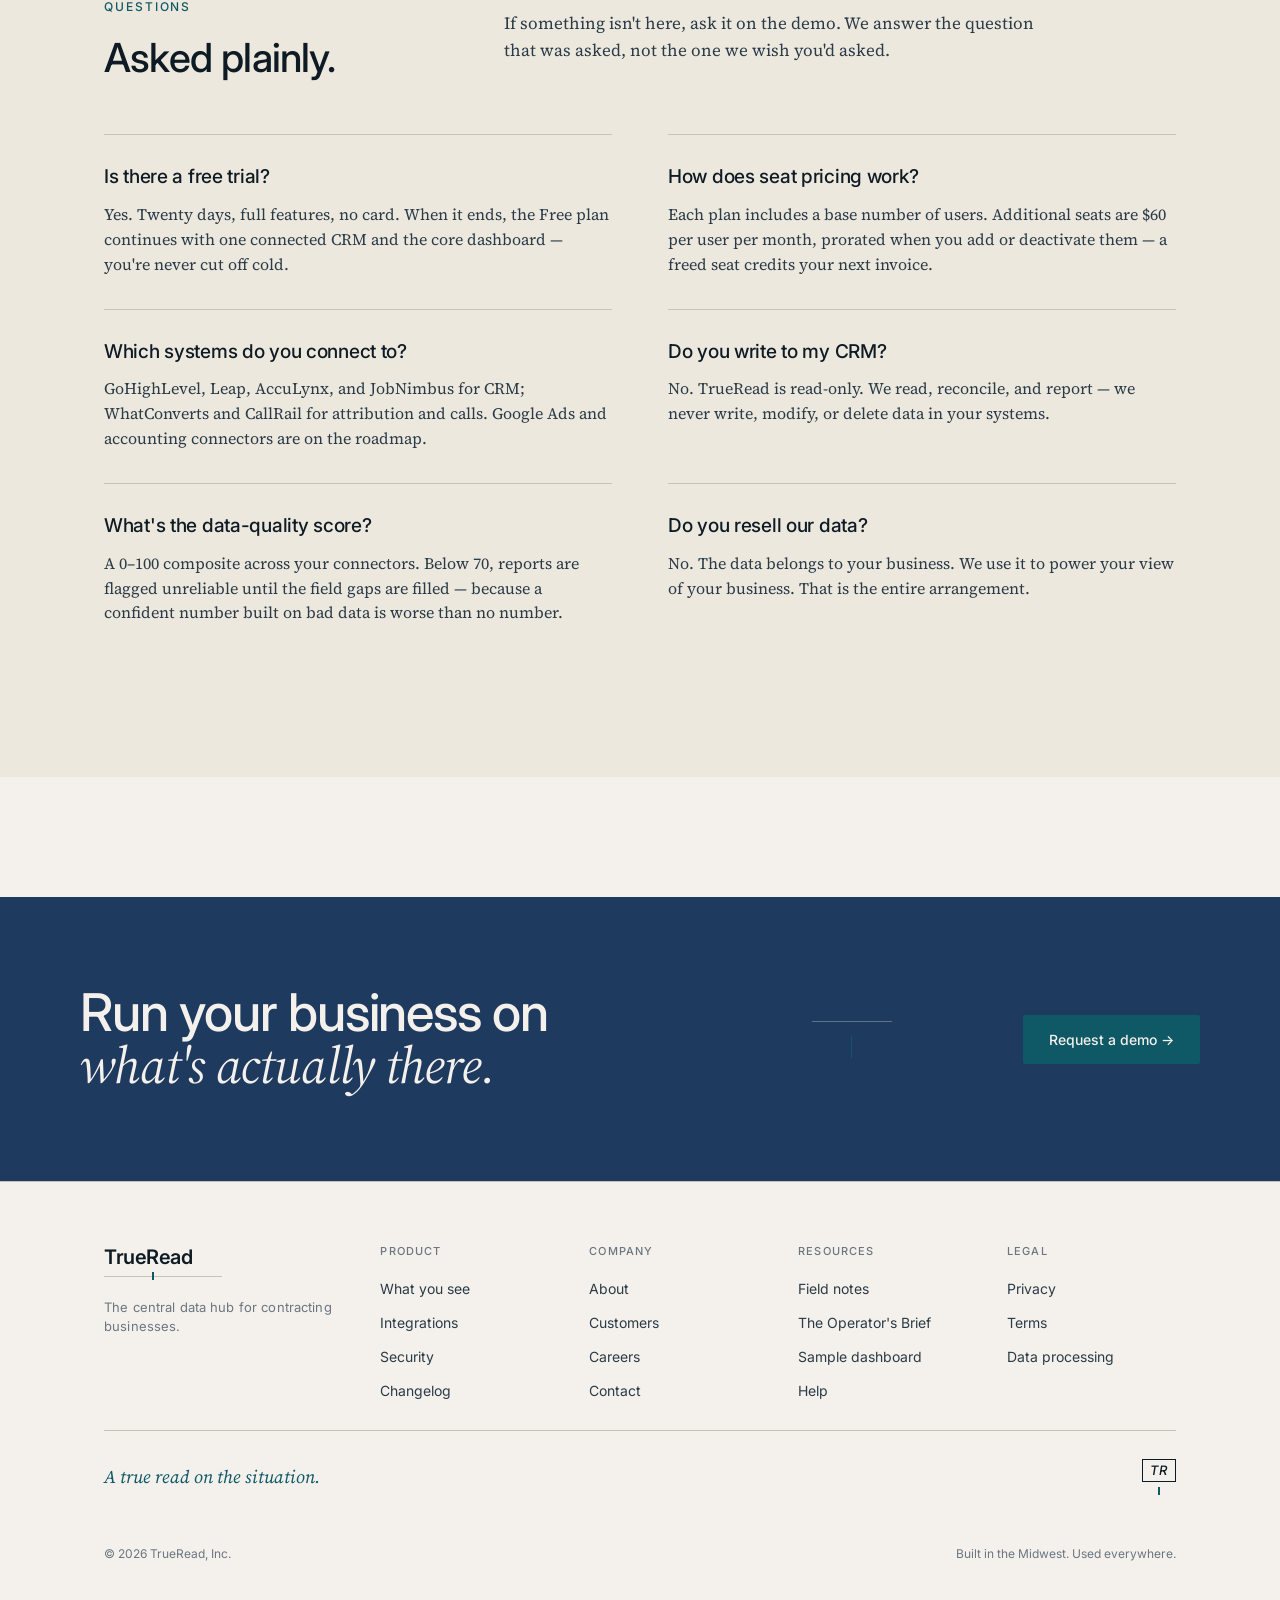
<file: pricing.html>
<!doctype html>
<html lang="en">
<head>
<meta charset="utf-8"/>
<meta name="viewport" content="width=device-width, initial-scale=1"/>
<title>TrueRead — Pricing</title>
<meta name="description" content="Start free. Pay as the team grows. Free, Basic, Pro, and Enterprise plans — plus per-seat pricing and a 20-day trial."/>
<link rel="preconnect" href="https://fonts.googleapis.com"/>
<link rel="preconnect" href="https://fonts.gstatic.com" crossorigin/>
<link rel="stylesheet" href="https://fonts.googleapis.com/css2?family=Inter:wght@400;500;600&family=Source+Serif+4:ital,opsz,wght@0,8..60,400;0,8..60,500;1,8..60,400;1,8..60,500&family=JetBrains+Mono:wght@400;500&display=swap"/>
<link rel="icon" type="image/png" href="assets/favicon.png"/>
<link rel="stylesheet" href="styles.css"/>
</head>
<body>

<nav class="nav">
  <div class="nav-inner">
    <a href="index.html" class="reading" style="--wm:20px;width:118px" aria-label="TrueRead home"><span class="word">TrueRead</span><span class="needle-rule"></span></a>
    <div class="nav-links">
      <a class="nav-link" href="product.html">Product</a>
      <a class="nav-link" href="customers.html">Customers</a>
      <a class="nav-link active" href="pricing.html">Pricing</a>
      <a class="nav-link" href="#">Log in</a>
      <a class="btn-primary" href="demo.html">Request a demo</a>
    </div>
    <button class="nav-toggle" aria-label="Menu"><span></span><span></span></button>
  </div>
  <div class="mobile-menu"><a href="product.html">Product</a><a href="customers.html">Customers</a><a href="pricing.html">Pricing</a><a href="#">Log in</a><a class="btn-primary" href="demo.html">Request a demo</a></div>
</nav>

<section class="wrap" style="padding:120px 64px 80px">
  <div class="eyebrow" style="margin-bottom:32px">Pricing</div>
  <h1 style="font-size:64px;max-width:1000px;line-height:1.02">Start free.<br/><span class="serif-italic" style="font-size:inherit">Pay as the team grows.</span></h1>
  <p class="lede" style="max-width:580px;margin-top:32px">Twenty days free on every plan, no card to start. When you're ready, pay for the plan — and only for the seats you actually use.</p>
  <div style="margin-top:60px"><div class="needle right"></div></div>
</section>

<section class="wrap" style="padding-bottom:120px">
  <div class="tiers four">
    <div class="tier">
      <h3>Free</h3><div class="band">20-day trial · no card</div>
      <div class="price">$ 0</div><div class="price-unit">to start</div>
      <ul class="includes"><li>One connected CRM</li><li>Core network dashboard</li><li>Data-Quality score (R5)</li><li>1 user</li></ul>
      <a class="btn-primary" href="demo.html" style="align-self:flex-start">Start free →</a>
    </div>
    <div class="tier">
      <h3>Basic</h3><div class="band">Small teams</div>
      <div class="price">$ 99</div><div class="price-unit">per month</div>
      <ul class="includes"><li>Everything in Free</li><li>All four core CRM connectors</li><li>Three of the five reports</li><li>Email alerts</li><li>Up to 3 users</li></ul>
      <a class="btn-primary" href="demo.html" style="align-self:flex-start">Start free →</a>
    </div>
    <div class="tier center">
      <h3>Pro</h3><div class="band">Most chosen</div>
      <div class="price">$ 150</div><div class="price-unit">per month</div>
      <ul class="includes"><li>Everything in Basic</li><li>WhatConverts + CallRail</li><li>All five reports + speed-to-lead</li><li>Communication Hub (approval alerts)</li><li>Multi-branch + weekly audit</li></ul>
      <a class="btn-primary" href="demo.html" style="align-self:flex-start">Start free →</a>
    </div>
    <div class="tier">
      <h3>Enterprise</h3><div class="band">Multi-company</div>
      <div class="price">Custom</div><div class="price-unit">let's talk</div>
      <ul class="includes"><li>Everything in Pro</li><li>Multi-company portfolio</li><li>Custom metrics &amp; data work</li><li>SSO + priority support</li></ul>
      <a class="btn-primary" href="demo.html" style="align-self:flex-start">Talk to us →</a>
    </div>
  </div>
  <div style="margin-top:28px;display:flex;justify-content:space-between;align-items:center;flex-wrap:wrap;gap:16px">
    <p class="muted" style="font-size:13px">+ $60 per additional user / month, prorated. 20-day free trial on every plan — no card to start.</p>
    <a class="btn-text" href="demo.html">Talk to a TrueRead operator <span class="arw">→</span></a>
  </div>
</section>

<section style="background:var(--panel);padding:120px 0">
  <div class="wrap">
    <div style="display:grid;grid-template-columns:320px 1fr;gap:80px;margin-bottom:56px">
      <div><div class="eyebrow" style="margin-bottom:22px">Questions</div><h2 style="font-size:40px">Asked plainly.</h2></div>
      <p class="body" style="padding-top:12px;max-width:540px">If something isn't here, ask it on the demo. We answer the question that was asked, not the one we wish you'd asked.</p>
    </div>
    <div class="faq-grid">
      <div class="faq-item"><h3>Is there a free trial?</h3><p class="body" style="font-size:16px">Yes. Twenty days, full features, no card. When it ends, the Free plan continues with one connected CRM and the core dashboard — you're never cut off cold.</p></div>
      <div class="faq-item"><h3>How does seat pricing work?</h3><p class="body" style="font-size:16px">Each plan includes a base number of users. Additional seats are $60 per user per month, prorated when you add or deactivate them — a freed seat credits your next invoice.</p></div>
      <div class="faq-item"><h3>Which systems do you connect to?</h3><p class="body" style="font-size:16px">GoHighLevel, Leap, AccuLynx, and JobNimbus for CRM; WhatConverts and CallRail for attribution and calls. Google Ads and accounting connectors are on the roadmap.</p></div>
      <div class="faq-item"><h3>Do you write to my CRM?</h3><p class="body" style="font-size:16px">No. TrueRead is read-only. We read, reconcile, and report — we never write, modify, or delete data in your systems.</p></div>
      <div class="faq-item"><h3>What's the data-quality score?</h3><p class="body" style="font-size:16px">A 0–100 composite across your connectors. Below 70, reports are flagged unreliable until the field gaps are filled — because a confident number built on bad data is worse than no number.</p></div>
      <div class="faq-item"><h3>Do you resell our data?</h3><p class="body" style="font-size:16px">No. The data belongs to your business. We use it to power your view of your business. That is the entire arrangement.</p></div>
    </div>
  </div>
</section>

<section class="cta-panel">
  <h2><span>Run your business on </span><span class="serif-italic" style="color:var(--paper)">what's actually there.</span></h2>
  <div class="needle-block"><div class="horiz"></div><div class="tick"></div></div>
  <a class="cta-btn" href="demo.html">Request a demo →</a>
</section>

<footer class="footer">
  <div class="wrap">
    <div class="cols">
      <div><a href="index.html" class="reading" style="--wm:20px;width:118px"><span class="word">TrueRead</span><span class="needle-rule"></span></a><p class="muted" style="margin-top:18px;max-width:240px;line-height:1.5">The central data hub for contracting businesses.</p></div>
      <div><h5>Product</h5><ul><li><a href="product.html">What you see</a></li><li><a href="product.html#integrations">Integrations</a></li><li><a href="#">Security</a></li><li><a href="#">Changelog</a></li></ul></div>
      <div><h5>Company</h5><ul><li><a href="about.html">About</a></li><li><a href="customers.html">Customers</a></li><li><a href="#">Careers</a></li><li><a href="demo.html">Contact</a></li></ul></div>
      <div><h5>Resources</h5><ul><li><a href="#">Field notes</a></li><li><a href="#">The Operator's Brief</a></li><li><a href="index.html#the-picture">Sample dashboard</a></li><li><a href="#">Help</a></li></ul></div>
      <div><h5>Legal</h5><ul><li><a href="privacy.html">Privacy</a></li><li><a href="terms.html">Terms</a></li><li><a href="privacy.html">Data processing</a></li></ul></div>
    </div>
    <div class="tagline"><span>A true read on the situation.</span><span class="monogram"><span class="frame">TR</span><span class="tick"></span></span></div>
    <div class="copy-row"><span class="copy">© 2026 TrueRead, Inc.</span><span class="copy">Built in the Midwest. Used everywhere.</span></div>
  </div>
</footer>

<script src="site.js"></script>
</body>
</html>
</file>
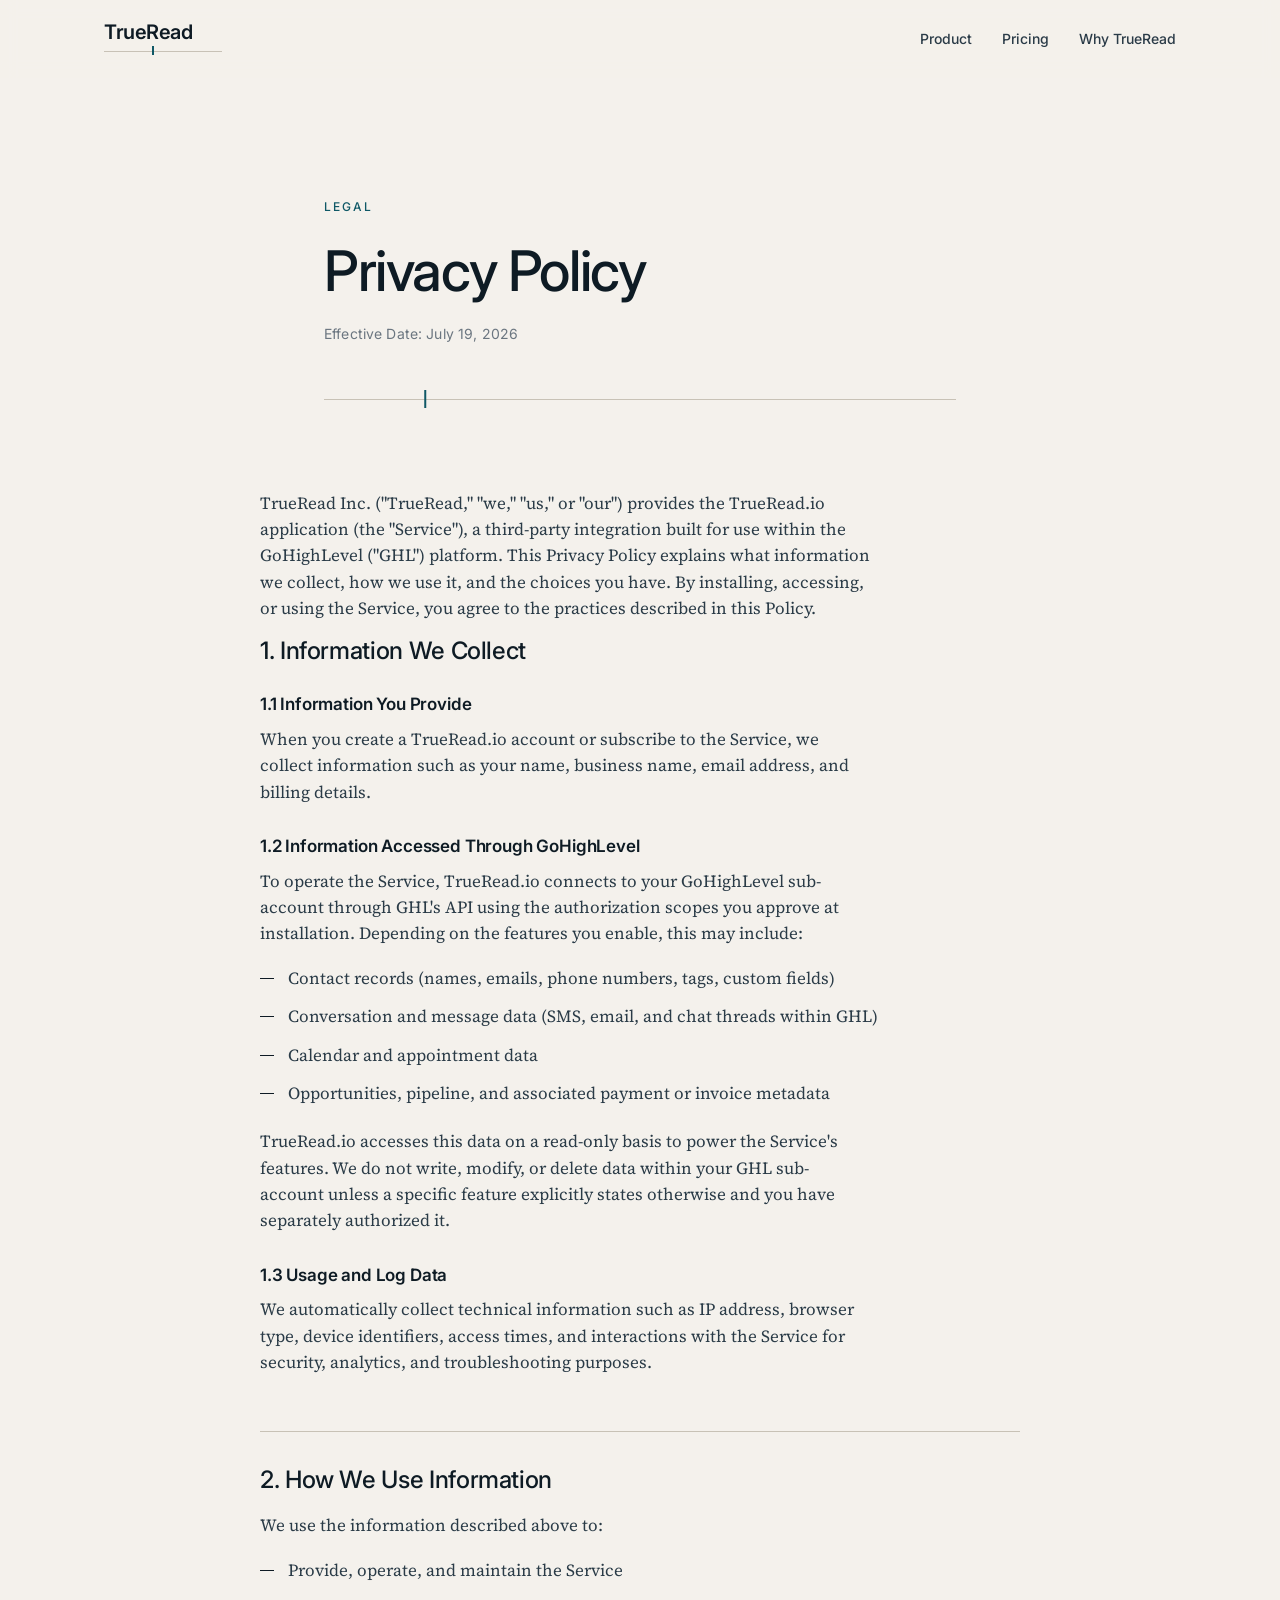
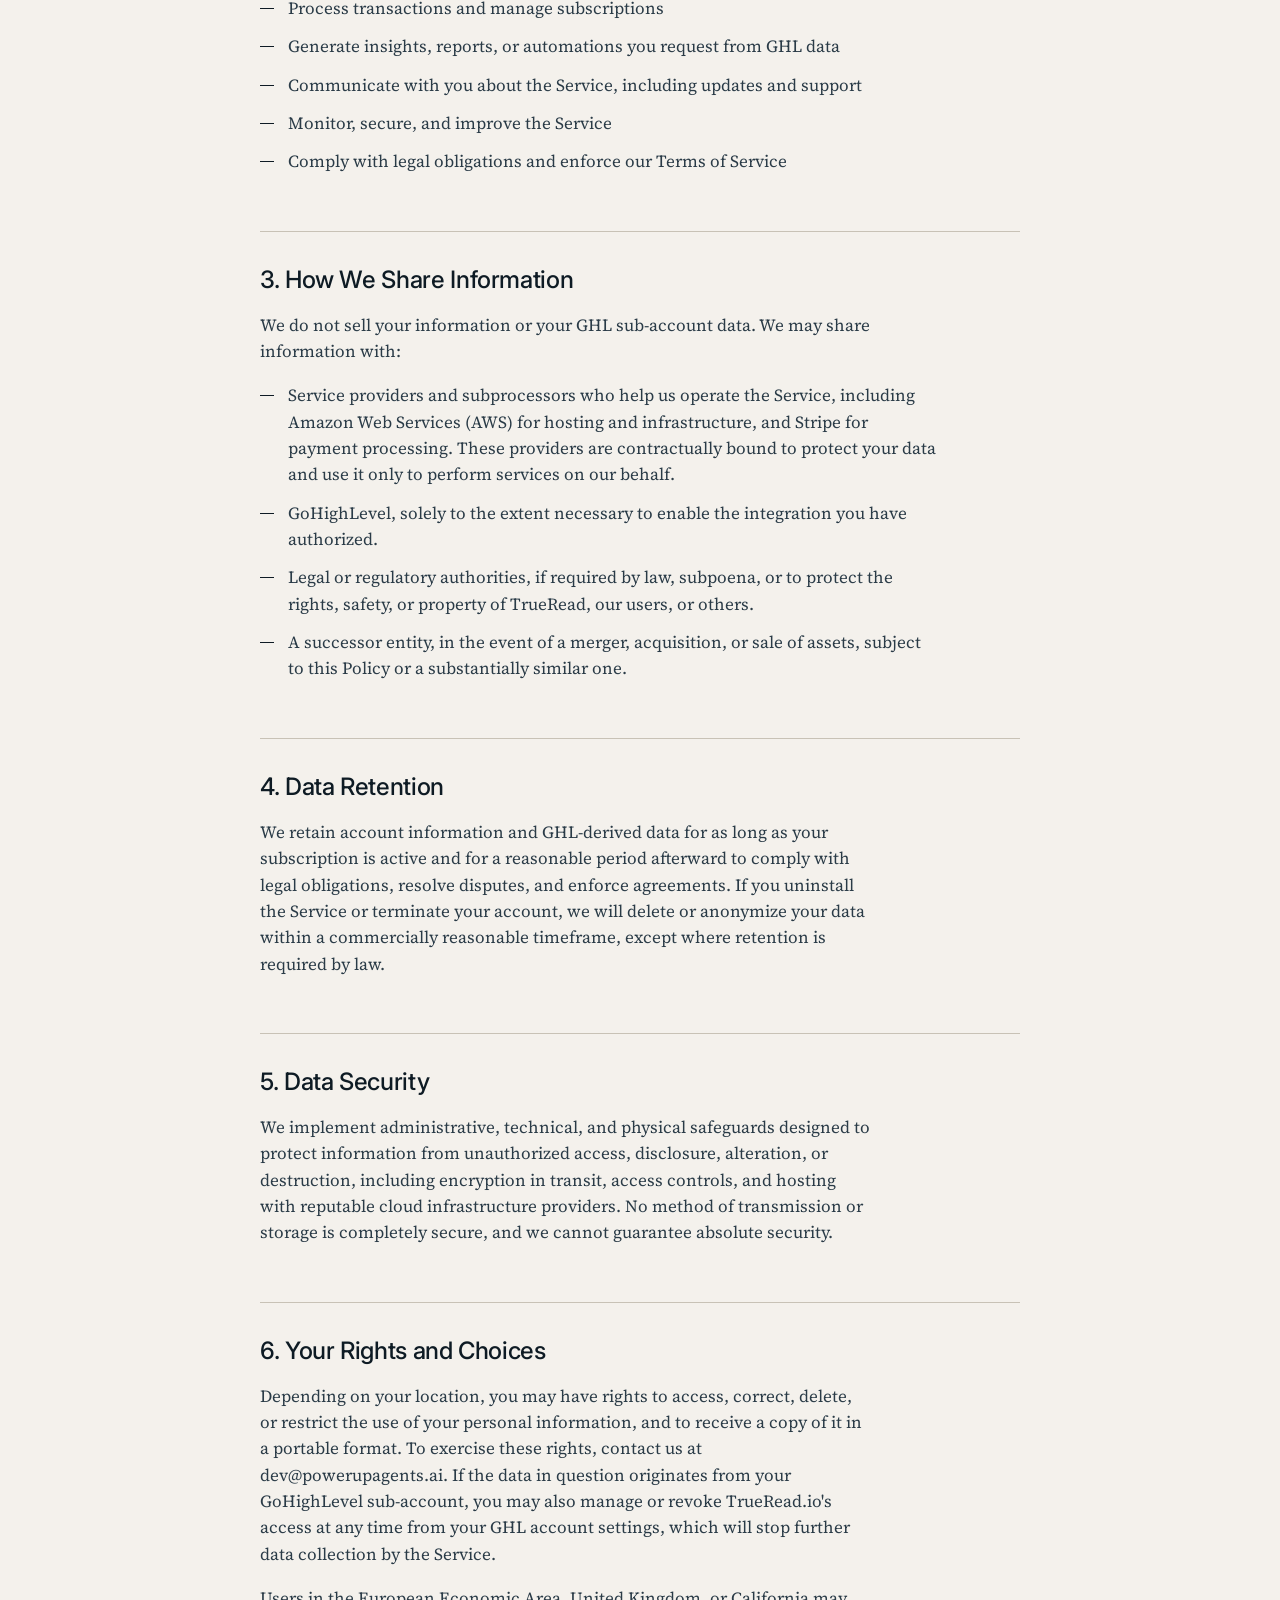
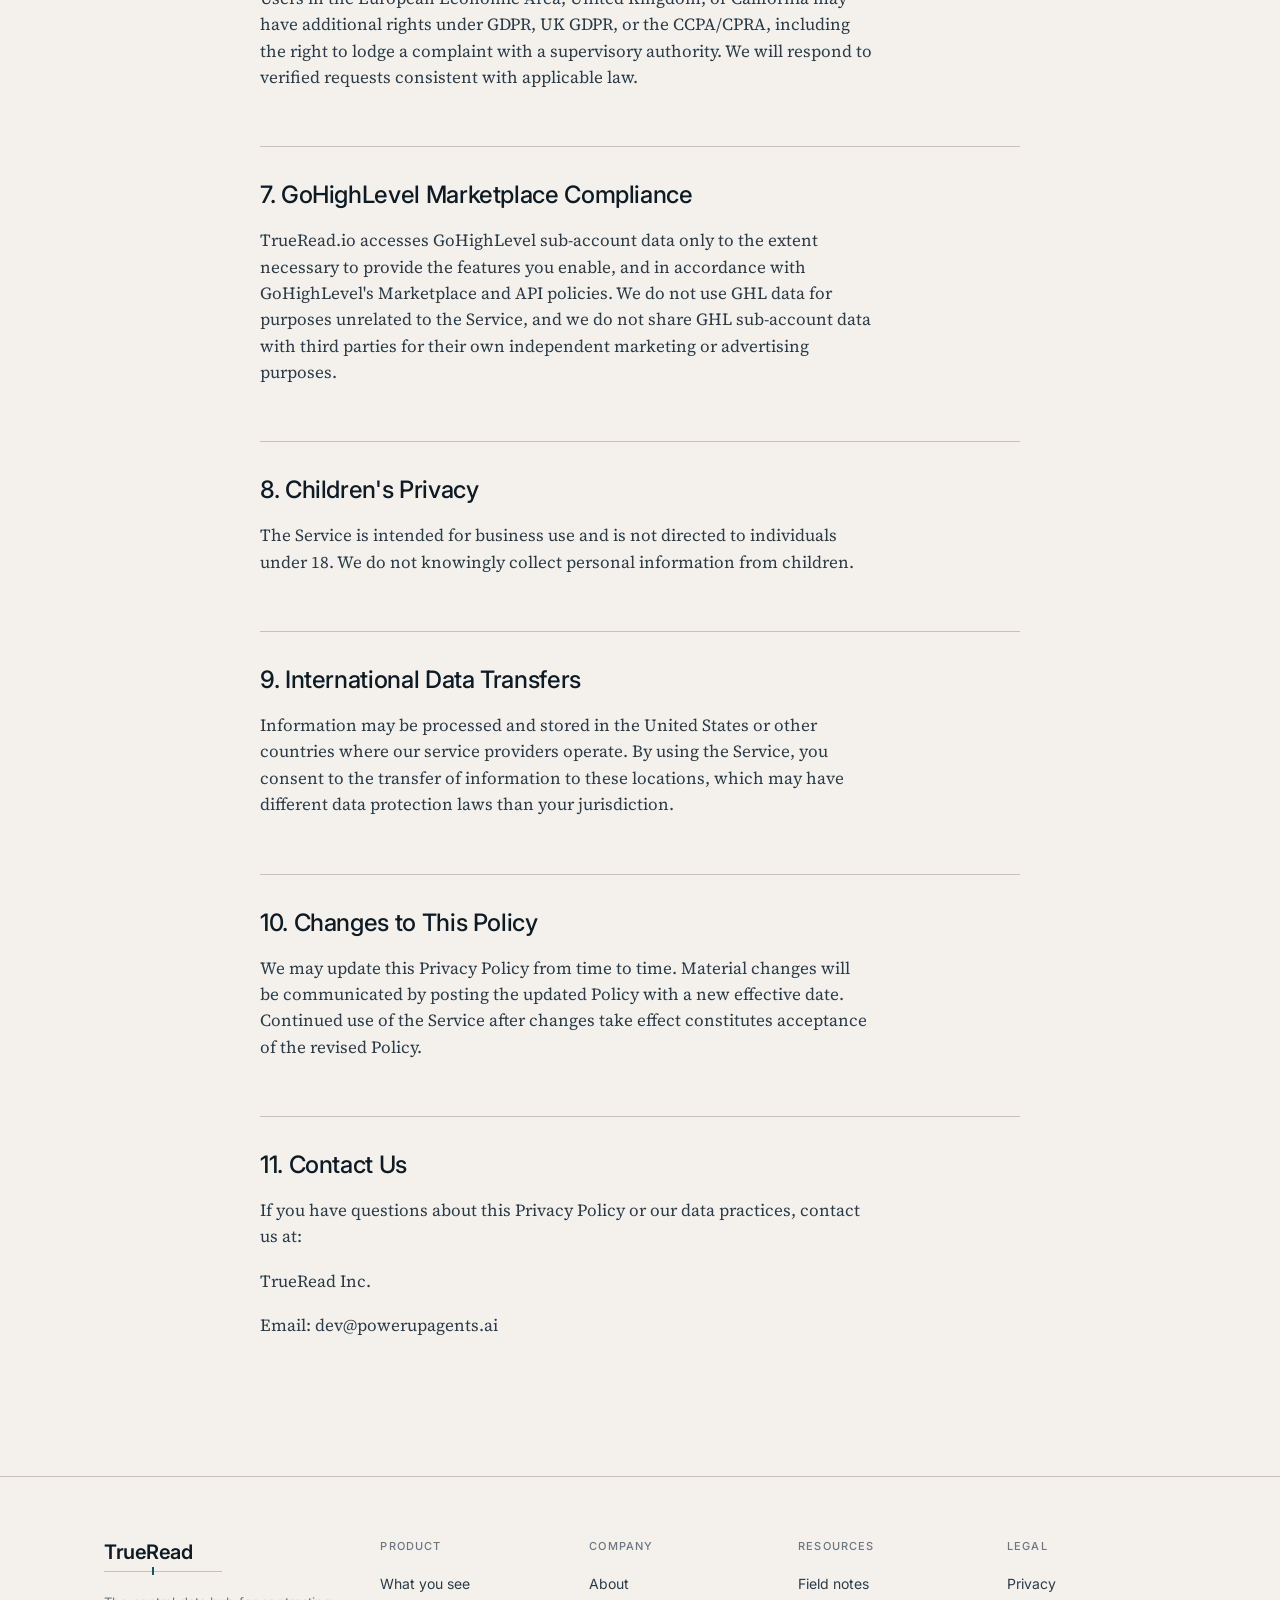
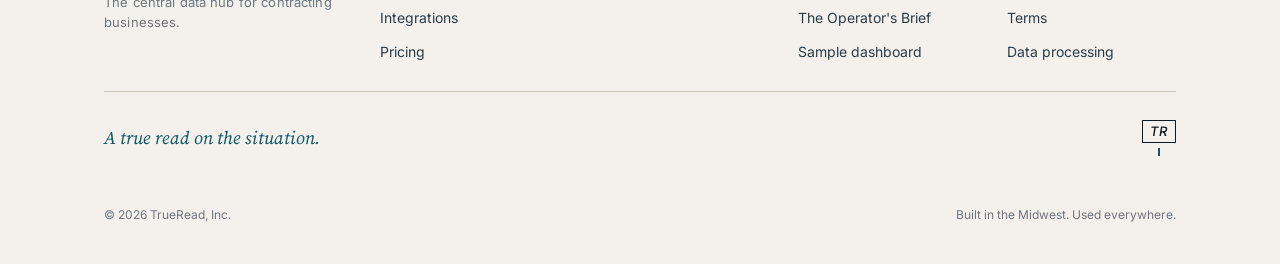
<file: privacy.html>
<!doctype html>
<html lang="en">
<head>
<meta charset="utf-8"/>
<meta name="viewport" content="width=device-width, initial-scale=1"/>
<title>TrueRead — Privacy Policy</title>
<meta name="description" content="How TrueRead collects, uses, and protects your information."/>
<link rel="icon" type="image/png" href="assets/favicon.png"/>
<link rel="preconnect" href="https://fonts.googleapis.com"/>
<link rel="preconnect" href="https://fonts.gstatic.com" crossorigin/>
<link rel="stylesheet" href="https://fonts.googleapis.com/css2?family=Inter:wght@400;500;600&family=Source+Serif+4:ital,opsz,wght@0,8..60,400;0,8..60,500;1,8..60,400;1,8..60,500&family=JetBrains+Mono:wght@400;500&display=swap"/>
<link rel="stylesheet" href="styles.css"/>
<style>
.legal-wrap{max-width:760px;margin:0 auto;padding:0 64px;}
.legal-body{padding:80px 0 120px;}
.legal-h2{font-family:var(--sans);font-size:24px;font-weight:500;color:var(--ink);letter-spacing:-.015em;margin:56px 0 20px;padding-top:36px;border-top:1px solid var(--rule);}
.legal-h2:first-of-type{margin-top:0;padding-top:0;border-top:0;}
.legal-h3{font-family:var(--sans);font-size:17px;font-weight:600;color:var(--ink);letter-spacing:-.01em;margin:32px 0 12px;}
.legal-p{margin:0 0 18px;max-width:68ch;}
.legal-list{list-style:none;padding:0;margin:0 0 22px;display:flex;flex-direction:column;gap:12px;max-width:68ch;}
.legal-list li{font-family:var(--serif);font-size:17px;line-height:1.55;color:var(--slate);display:flex;gap:14px;}
.legal-list li::before{content:"";flex-shrink:0;width:14px;height:1px;background:var(--ink);margin-top:13px;}
.legal-lead{font-family:var(--serif);font-size:20px;line-height:1.5;color:var(--slate);margin-top:14px;max-width:68ch;}
@media(max-width:760px){.legal-wrap{padding:0 24px;}.legal-body{padding:48px 0 72px;}.legal-h2{font-size:21px;}}
</style>
</head>
<body>

<nav class="nav">
  <div class="nav-inner">
    <a href="onepage.html#top" class="reading" style="--wm:20px;width:118px" aria-label="TrueRead home"><span class="word">TrueRead</span><span class="needle-rule"></span></a>
    <div class="nav-links">
      <a class="nav-link" href="onepage.html#product">Product</a>
      <a class="nav-link" href="onepage.html#pricing">Pricing</a>
      <a class="nav-link" href="onepage.html#about">Why TrueRead</a>
    </div>
    <button class="nav-toggle" aria-label="Menu"><span></span><span></span></button>
  </div>
  <div class="mobile-menu">
    <a href="onepage.html#product">Product</a><a href="onepage.html#pricing">Pricing</a><a href="onepage.html#about">Why TrueRead</a>
  </div>
</nav>

<section class="legal-wrap" style="padding-top:120px">
  <div class="eyebrow" style="margin-bottom:28px">Legal</div>
  <h1 style="font-size:56px">Privacy Policy</h1>
  <p class="muted" style="margin-top:24px;font-size:14px">Effective Date: July 19, 2026</p>
  <div style="margin-top:44px"><div class="needle left"></div></div>
</section>

<section class="legal-wrap legal-body">
<p class="body legal-p">TrueRead Inc. ("TrueRead," "we," "us," or "our") provides the TrueRead.io application (the "Service"), a third-party integration built for use within the GoHighLevel ("GHL") platform. This Privacy Policy explains what information we collect, how we use it, and the choices you have. By installing, accessing, or using the Service, you agree to the practices described in this Policy.</p>
<h2 class="legal-h2">1. Information We Collect</h2>
<h3 class="legal-h3">1.1 Information You Provide</h3>
<p class="body legal-p">When you create a TrueRead.io account or subscribe to the Service, we collect information such as your name, business name, email address, and billing details.</p>
<h3 class="legal-h3">1.2 Information Accessed Through GoHighLevel</h3>
<p class="body legal-p">To operate the Service, TrueRead.io connects to your GoHighLevel sub-account through GHL's API using the authorization scopes you approve at installation. Depending on the features you enable, this may include:</p>
<ul class="legal-list"><li>Contact records (names, emails, phone numbers, tags, custom fields)</li><li>Conversation and message data (SMS, email, and chat threads within GHL)</li><li>Calendar and appointment data</li><li>Opportunities, pipeline, and associated payment or invoice metadata</li></ul>
<p class="body legal-p">TrueRead.io accesses this data on a read-only basis to power the Service's features. We do not write, modify, or delete data within your GHL sub-account unless a specific feature explicitly states otherwise and you have separately authorized it.</p>
<h3 class="legal-h3">1.3 Usage and Log Data</h3>
<p class="body legal-p">We automatically collect technical information such as IP address, browser type, device identifiers, access times, and interactions with the Service for security, analytics, and troubleshooting purposes.</p>
<h2 class="legal-h2">2. How We Use Information</h2>
<p class="body legal-p">We use the information described above to:</p>
<ul class="legal-list"><li>Provide, operate, and maintain the Service</li><li>Process transactions and manage subscriptions</li><li>Generate insights, reports, or automations you request from GHL data</li><li>Communicate with you about the Service, including updates and support</li><li>Monitor, secure, and improve the Service</li><li>Comply with legal obligations and enforce our Terms of Service</li></ul>
<h2 class="legal-h2">3. How We Share Information</h2>
<p class="body legal-p">We do not sell your information or your GHL sub-account data. We may share information with:</p>
<ul class="legal-list"><li>Service providers and subprocessors who help us operate the Service, including Amazon Web Services (AWS) for hosting and infrastructure, and Stripe for payment processing. These providers are contractually bound to protect your data and use it only to perform services on our behalf.</li><li>GoHighLevel, solely to the extent necessary to enable the integration you have authorized.</li><li>Legal or regulatory authorities, if required by law, subpoena, or to protect the rights, safety, or property of TrueRead, our users, or others.</li><li>A successor entity, in the event of a merger, acquisition, or sale of assets, subject to this Policy or a substantially similar one.</li></ul>
<h2 class="legal-h2">4. Data Retention</h2>
<p class="body legal-p">We retain account information and GHL-derived data for as long as your subscription is active and for a reasonable period afterward to comply with legal obligations, resolve disputes, and enforce agreements. If you uninstall the Service or terminate your account, we will delete or anonymize your data within a commercially reasonable timeframe, except where retention is required by law.</p>
<h2 class="legal-h2">5. Data Security</h2>
<p class="body legal-p">We implement administrative, technical, and physical safeguards designed to protect information from unauthorized access, disclosure, alteration, or destruction, including encryption in transit, access controls, and hosting with reputable cloud infrastructure providers. No method of transmission or storage is completely secure, and we cannot guarantee absolute security.</p>
<h2 class="legal-h2">6. Your Rights and Choices</h2>
<p class="body legal-p">Depending on your location, you may have rights to access, correct, delete, or restrict the use of your personal information, and to receive a copy of it in a portable format. To exercise these rights, contact us at dev@powerupagents.ai. If the data in question originates from your GoHighLevel sub-account, you may also manage or revoke TrueRead.io's access at any time from your GHL account settings, which will stop further data collection by the Service.</p>
<p class="body legal-p">Users in the European Economic Area, United Kingdom, or California may have additional rights under GDPR, UK GDPR, or the CCPA/CPRA, including the right to lodge a complaint with a supervisory authority. We will respond to verified requests consistent with applicable law.</p>
<h2 class="legal-h2">7. GoHighLevel Marketplace Compliance</h2>
<p class="body legal-p">TrueRead.io accesses GoHighLevel sub-account data only to the extent necessary to provide the features you enable, and in accordance with GoHighLevel's Marketplace and API policies. We do not use GHL data for purposes unrelated to the Service, and we do not share GHL sub-account data with third parties for their own independent marketing or advertising purposes.</p>
<h2 class="legal-h2">8. Children's Privacy</h2>
<p class="body legal-p">The Service is intended for business use and is not directed to individuals under 18. We do not knowingly collect personal information from children.</p>
<h2 class="legal-h2">9. International Data Transfers</h2>
<p class="body legal-p">Information may be processed and stored in the United States or other countries where our service providers operate. By using the Service, you consent to the transfer of information to these locations, which may have different data protection laws than your jurisdiction.</p>
<h2 class="legal-h2">10. Changes to This Policy</h2>
<p class="body legal-p">We may update this Privacy Policy from time to time. Material changes will be communicated by posting the updated Policy with a new effective date. Continued use of the Service after changes take effect constitutes acceptance of the revised Policy.</p>
<h2 class="legal-h2">11. Contact Us</h2>
<p class="body legal-p">If you have questions about this Privacy Policy or our data practices, contact us at:</p>
<p class="body legal-p">TrueRead Inc.</p>
<p class="body legal-p">Email: dev@powerupagents.ai</p>
</section>

<footer class="footer">
  <div class="wrap">
    <div class="cols">
      <div><a href="onepage.html#top" class="reading" style="--wm:20px;width:118px"><span class="word">TrueRead</span><span class="needle-rule"></span></a><p class="muted" style="margin-top:18px;max-width:240px;line-height:1.5">The central data hub for contracting businesses.</p></div>
      <div><h5>Product</h5><ul><li><a href="onepage.html#product">What you see</a></li><li><a href="onepage.html#product">Integrations</a></li><li><a href="onepage.html#pricing">Pricing</a></li></ul></div>
      <div><h5>Company</h5><ul><li><a href="onepage.html#about">About</a></li></ul></div>
      <div><h5>Resources</h5><ul><li><a href="#">Field notes</a></li><li><a href="#">The Operator's Brief</a></li><li><a href="onepage.html#the-picture">Sample dashboard</a></li></ul></div>
      <div><h5>Legal</h5><ul><li><a href="privacy.html">Privacy</a></li><li><a href="terms.html">Terms</a></li><li><a href="privacy.html#9.-international-data-transfers">Data processing</a></li></ul></div>
    </div>
    <div class="tagline"><span>A true read on the situation.</span><span class="monogram"><span class="frame">TR</span><span class="tick"></span></span></div>
    <div class="copy-row"><span class="copy">© 2026 TrueRead, Inc.</span><span class="copy">Built in the Midwest. Used everywhere.</span></div>
  </div>
</footer>

<script src="site.js"></script>
</body>
</html>
</file>
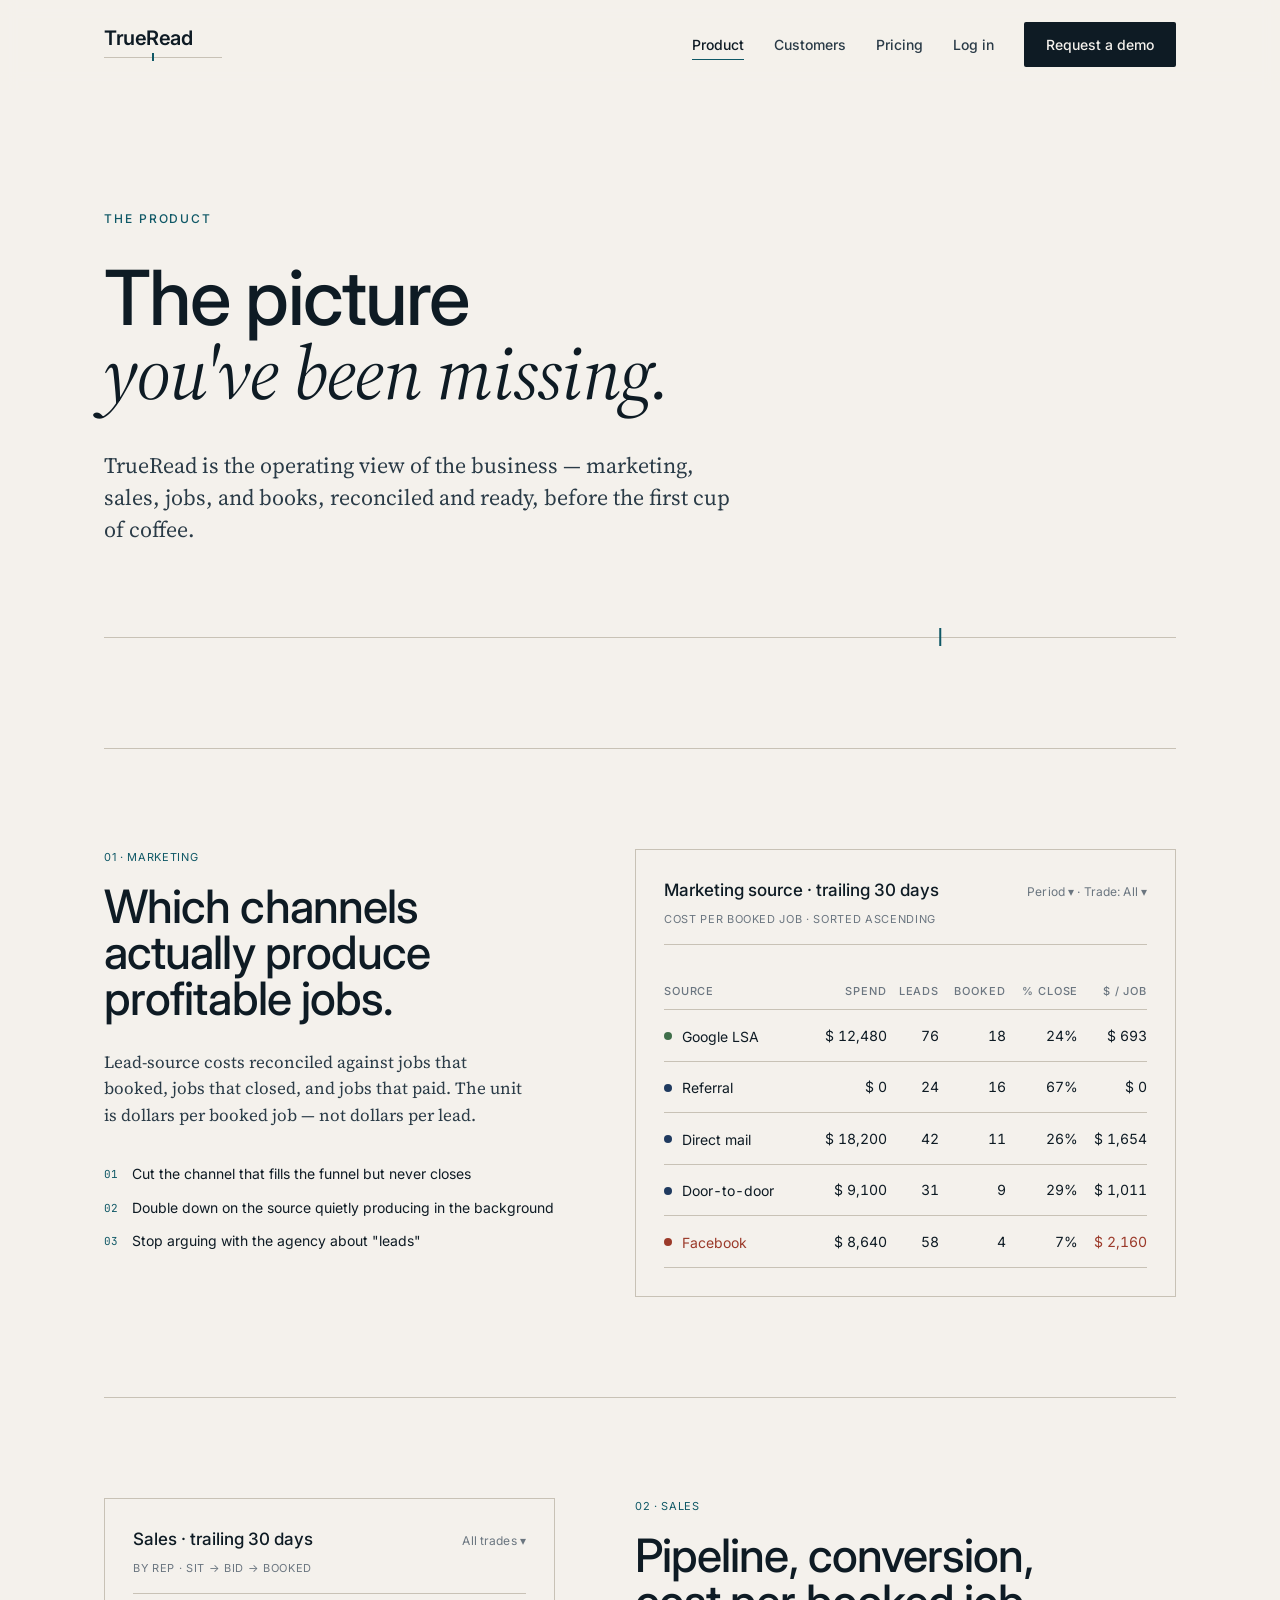
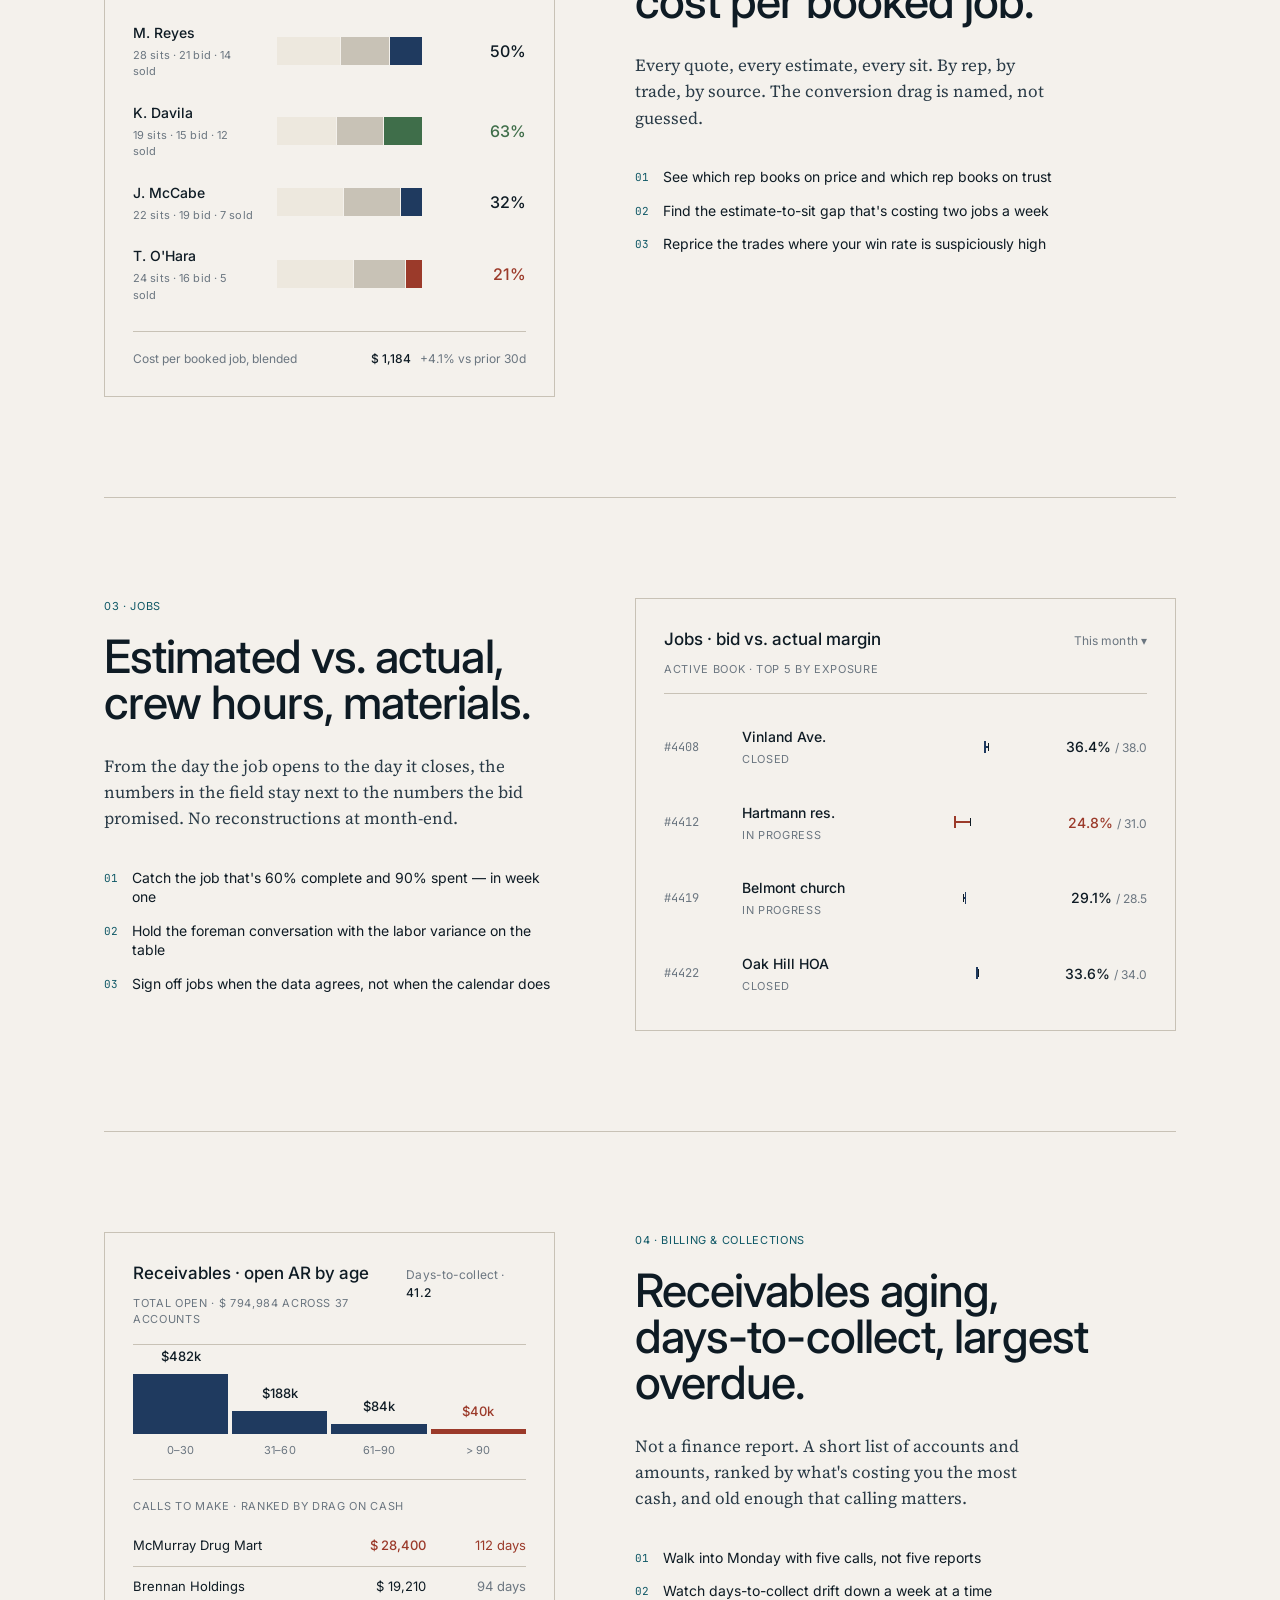
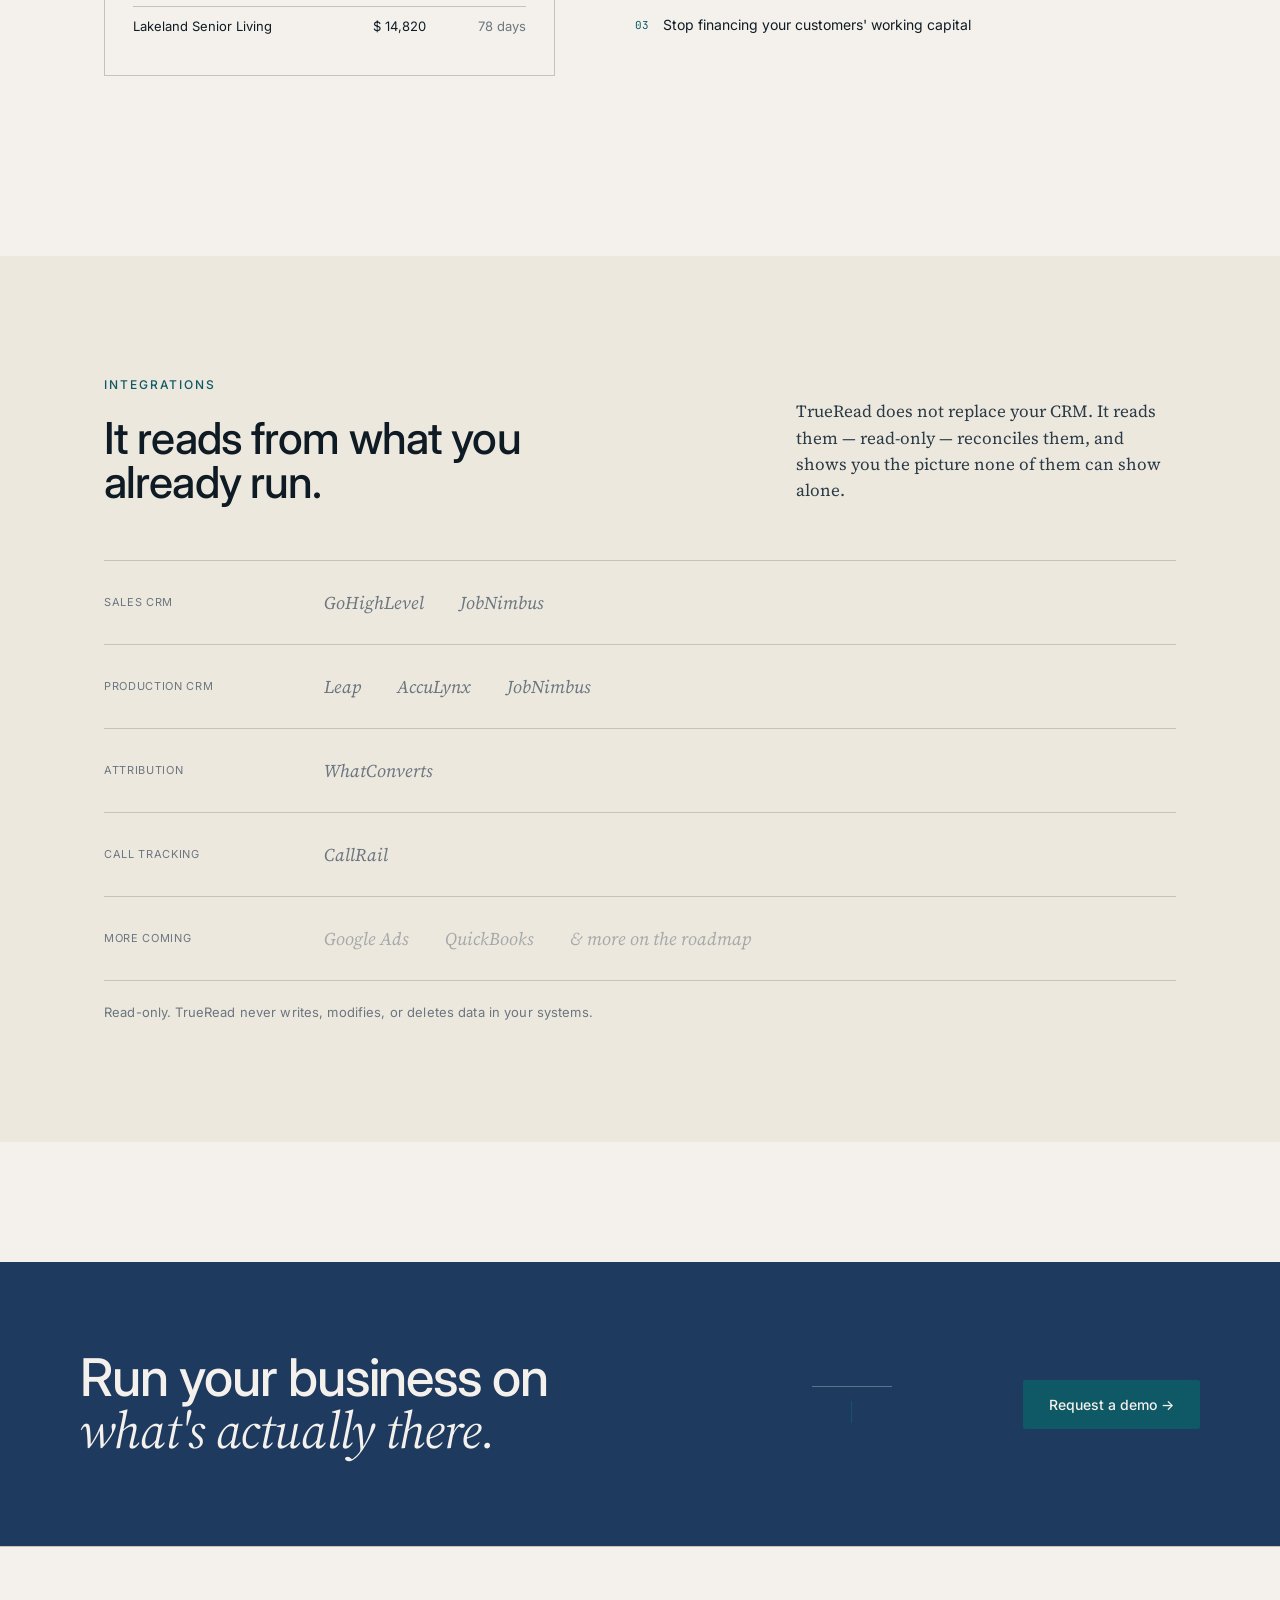
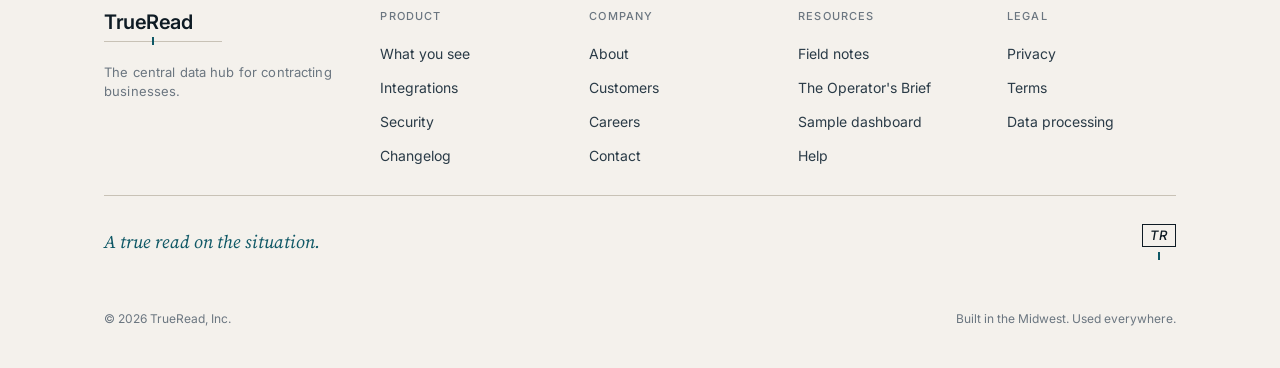
<file: product.html>
<!doctype html>
<html lang="en">
<head>
<meta charset="utf-8"/>
<meta name="viewport" content="width=device-width, initial-scale=1"/>
<title>TrueRead — The picture you've been missing.</title>
<meta name="description" content="Marketing, sales, jobs, and billing — reconciled and ready. See what TrueRead actually shows the owner."/>
<link rel="preconnect" href="https://fonts.googleapis.com"/>
<link rel="preconnect" href="https://fonts.gstatic.com" crossorigin/>
<link rel="stylesheet" href="https://fonts.googleapis.com/css2?family=Inter:wght@400;500;600&family=Source+Serif+4:ital,opsz,wght@0,8..60,400;0,8..60,500;1,8..60,400;1,8..60,500&family=JetBrains+Mono:wght@400;500&display=swap"/>
<link rel="icon" type="image/png" href="assets/favicon.png"/>
<link rel="stylesheet" href="styles.css"/>
</head>
<body>

<nav class="nav">
  <div class="nav-inner">
    <a href="index.html" class="reading" style="--wm:20px;width:118px" aria-label="TrueRead home"><span class="word">TrueRead</span><span class="needle-rule"></span></a>
    <div class="nav-links">
      <a class="nav-link active" href="product.html">Product</a>
      <a class="nav-link" href="customers.html">Customers</a>
      <a class="nav-link" href="pricing.html">Pricing</a>
      <a class="nav-link" href="#">Log in</a>
      <a class="btn-primary" href="demo.html">Request a demo</a>
    </div>
    <button class="nav-toggle" aria-label="Menu"><span></span><span></span></button>
  </div>
  <div class="mobile-menu">
    <a href="product.html">Product</a><a href="customers.html">Customers</a><a href="pricing.html">Pricing</a><a href="#">Log in</a>
    <a class="btn-primary" href="demo.html">Request a demo</a>
  </div>
</nav>

<!-- HERO -->
<section class="wrap" style="padding:120px 64px 100px">
  <div class="eyebrow" style="margin-bottom:32px">The product</div>
  <h1 style="font-size:76px;max-width:1000px">The picture<br/><span class="serif-italic" style="font-size:inherit">you've been missing.</span></h1>
  <p class="lede" style="max-width:640px;margin-top:40px">TrueRead is the operating view of the business — marketing, sales, jobs, and books, reconciled and ready, before the first cup of coffee.</p>
  <div style="margin-top:80px"><div class="needle right"></div></div>
</section>

<section class="wrap" style="padding-bottom:80px">

  <!-- MARKETING -->
  <div class="surface">
    <div class="surface-copy">
      <div class="caption" style="color:var(--cyan);margin-bottom:18px">01 · Marketing</div>
      <h2 style="font-size:46px;max-width:460px;margin-bottom:28px;letter-spacing:-.02em">Which channels actually produce profitable jobs.</h2>
      <p class="body" style="max-width:420px;margin-bottom:36px">Lead-source costs reconciled against jobs that booked, jobs that closed, and jobs that paid. The unit is dollars per booked job — not dollars per lead.</p>
      <ul class="bullets"><li><span class="n">01</span><span>Cut the channel that fills the funnel but never closes</span></li><li><span class="n">02</span><span>Double down on the source quietly producing in the background</span></li><li><span class="n">03</span><span>Stop arguing with the agency about "leads"</span></li></ul>
    </div>
    <div>
      <div style="background:var(--paper);border:1px solid var(--rule);padding:28px">
        <div style="display:flex;justify-content:space-between;align-items:baseline;margin-bottom:24px;padding-bottom:16px;border-bottom:1px solid var(--rule);gap:16px;flex-wrap:wrap"><div><div style="font-family:var(--sans);font-size:17px;color:var(--ink);font-weight:500">Marketing source · trailing 30 days</div><div class="caption" style="margin-top:8px">Cost per booked job · sorted ascending</div></div><div class="muted" style="font-size:12px">Period ▾ · Trade: All ▾</div></div>
        <table class="tr-table"><thead><tr><th>Source</th><th class="r">Spend</th><th class="r">Leads</th><th class="r">Booked</th><th class="r">% close</th><th class="r">$ / job</th></tr></thead><tbody>
          <tr><td><span style="display:inline-flex;align-items:center;gap:10px"><span style="width:8px;height:8px;border-radius:50%;background:var(--positive)"></span>Google LSA</span></td><td class="r">$ 12,480</td><td class="r">76</td><td class="r">18</td><td class="r">24%</td><td class="r">$ 693</td></tr>
          <tr><td><span style="display:inline-flex;align-items:center;gap:10px"><span style="width:8px;height:8px;border-radius:50%;background:var(--horizon)"></span>Referral</span></td><td class="r">$ 0</td><td class="r">24</td><td class="r">16</td><td class="r">67%</td><td class="r">$ 0</td></tr>
          <tr><td><span style="display:inline-flex;align-items:center;gap:10px"><span style="width:8px;height:8px;border-radius:50%;background:var(--horizon)"></span>Direct mail</span></td><td class="r">$ 18,200</td><td class="r">42</td><td class="r">11</td><td class="r">26%</td><td class="r">$ 1,654</td></tr>
          <tr><td><span style="display:inline-flex;align-items:center;gap:10px"><span style="width:8px;height:8px;border-radius:50%;background:var(--horizon)"></span>Door-to-door</span></td><td class="r">$ 9,100</td><td class="r">31</td><td class="r">9</td><td class="r">29%</td><td class="r">$ 1,011</td></tr>
          <tr><td><span style="display:inline-flex;align-items:center;gap:10px"><span style="width:8px;height:8px;border-radius:50%;background:var(--critical)"></span><span style="color:var(--critical)">Facebook</span></span></td><td class="r">$ 8,640</td><td class="r">58</td><td class="r">4</td><td class="r">7%</td><td class="r critical">$ 2,160</td></tr>
        </tbody></table>
      </div>
    </div>
  </div>

  <!-- SALES -->
  <div class="surface">
    <div class="surface-copy" style="order:2">
      <div class="caption" style="color:var(--cyan);margin-bottom:18px">02 · Sales</div>
      <h2 style="font-size:46px;max-width:460px;margin-bottom:28px;letter-spacing:-.02em">Pipeline, conversion, cost per booked job.</h2>
      <p class="body" style="max-width:420px;margin-bottom:36px">Every quote, every estimate, every sit. By rep, by trade, by source. The conversion drag is named, not guessed.</p>
      <ul class="bullets"><li><span class="n">01</span><span>See which rep books on price and which rep books on trust</span></li><li><span class="n">02</span><span>Find the estimate-to-sit gap that's costing two jobs a week</span></li><li><span class="n">03</span><span>Reprice the trades where your win rate is suspiciously high</span></li></ul>
    </div>
    <div style="order:1">
      <div style="background:var(--paper);border:1px solid var(--rule);padding:28px">
        <div style="display:flex;justify-content:space-between;align-items:baseline;margin-bottom:28px;padding-bottom:16px;border-bottom:1px solid var(--rule)"><div><div style="font-family:var(--sans);font-size:17px;color:var(--ink);font-weight:500">Sales · trailing 30 days</div><div class="caption" style="margin-top:8px">By rep · sit → bid → booked</div></div><div class="muted" style="font-size:12px">All trades ▾</div></div>
        <div style="display:flex;flex-direction:column;gap:22px">
          <div style="display:grid;grid-template-columns:120px 1fr 80px;gap:24px;align-items:center"><div><div style="font-family:var(--sans);font-size:14px;color:var(--ink);font-weight:500">M. Reyes</div><div class="muted" style="font-size:11px;margin-top:4px;font-variant-numeric:tabular-nums">28 sits · 21 bid · 14 sold</div></div><div style="display:flex;height:28px"><div style="width:93%;background:var(--panel);border-right:1px solid var(--paper)"></div><div style="width:70%;background:var(--rule);border-right:1px solid var(--paper)"></div><div style="width:47%;background:var(--horizon)"></div></div><div style="font-family:var(--sans);font-size:16px;color:var(--ink);font-weight:500;text-align:right;font-variant-numeric:tabular-nums">50%</div></div>
          <div style="display:grid;grid-template-columns:120px 1fr 80px;gap:24px;align-items:center"><div><div style="font-family:var(--sans);font-size:14px;color:var(--ink);font-weight:500">K. Davila</div><div class="muted" style="font-size:11px;margin-top:4px;font-variant-numeric:tabular-nums">19 sits · 15 bid · 12 sold</div></div><div style="display:flex;height:28px"><div style="width:63%;background:var(--panel);border-right:1px solid var(--paper)"></div><div style="width:50%;background:var(--rule);border-right:1px solid var(--paper)"></div><div style="width:40%;background:var(--positive)"></div></div><div style="font-family:var(--sans);font-size:16px;color:var(--positive);font-weight:500;text-align:right;font-variant-numeric:tabular-nums">63%</div></div>
          <div style="display:grid;grid-template-columns:120px 1fr 80px;gap:24px;align-items:center"><div><div style="font-family:var(--sans);font-size:14px;color:var(--ink);font-weight:500">J. McCabe</div><div class="muted" style="font-size:11px;margin-top:4px;font-variant-numeric:tabular-nums">22 sits · 19 bid · 7 sold</div></div><div style="display:flex;height:28px"><div style="width:73%;background:var(--panel);border-right:1px solid var(--paper)"></div><div style="width:63%;background:var(--rule);border-right:1px solid var(--paper)"></div><div style="width:23%;background:var(--horizon)"></div></div><div style="font-family:var(--sans);font-size:16px;color:var(--ink);font-weight:500;text-align:right;font-variant-numeric:tabular-nums">32%</div></div>
          <div style="display:grid;grid-template-columns:120px 1fr 80px;gap:24px;align-items:center"><div><div style="font-family:var(--sans);font-size:14px;color:var(--ink);font-weight:500">T. O'Hara</div><div class="muted" style="font-size:11px;margin-top:4px;font-variant-numeric:tabular-nums">24 sits · 16 bid · 5 sold</div></div><div style="display:flex;height:28px"><div style="width:80%;background:var(--panel);border-right:1px solid var(--paper)"></div><div style="width:53%;background:var(--rule);border-right:1px solid var(--paper)"></div><div style="width:17%;background:var(--critical)"></div></div><div style="font-family:var(--sans);font-size:16px;color:var(--critical);font-weight:500;text-align:right;font-variant-numeric:tabular-nums">21%</div></div>
        </div>
        <div style="margin-top:28px;padding-top:18px;border-top:1px solid var(--rule);display:flex;justify-content:space-between;font-family:var(--sans);font-size:12px;color:var(--muted)"><span>Cost per booked job, blended</span><span style="color:var(--ink);font-variant-numeric:tabular-nums;font-weight:500">$ 1,184 <span style="color:var(--muted);font-weight:400;margin-left:6px">+4.1% vs prior 30d</span></span></div>
      </div>
    </div>
  </div>

  <!-- JOBS -->
  <div class="surface">
    <div class="surface-copy">
      <div class="caption" style="color:var(--cyan);margin-bottom:18px">03 · Jobs</div>
      <h2 style="font-size:46px;max-width:460px;margin-bottom:28px;letter-spacing:-.02em">Estimated vs. actual, crew hours, materials.</h2>
      <p class="body" style="max-width:420px;margin-bottom:36px">From the day the job opens to the day it closes, the numbers in the field stay next to the numbers the bid promised. No reconstructions at month-end.</p>
      <ul class="bullets"><li><span class="n">01</span><span>Catch the job that's 60% complete and 90% spent — in week one</span></li><li><span class="n">02</span><span>Hold the foreman conversation with the labor variance on the table</span></li><li><span class="n">03</span><span>Sign off jobs when the data agrees, not when the calendar does</span></li></ul>
    </div>
    <div>
      <div style="background:var(--paper);border:1px solid var(--rule);padding:28px">
        <div style="display:flex;justify-content:space-between;align-items:baseline;margin-bottom:24px;padding-bottom:16px;border-bottom:1px solid var(--rule)"><div><div style="font-family:var(--sans);font-size:17px;color:var(--ink);font-weight:500">Jobs · bid vs. actual margin</div><div class="caption" style="margin-top:8px">Active book · top 5 by exposure</div></div><div class="muted" style="font-size:12px">This month ▾</div></div>
        <div style="display:flex;flex-direction:column;gap:18px">
          <div style="display:grid;grid-template-columns:60px 1fr 1fr 110px;gap:18px;align-items:center;padding:8px 0"><div style="font-family:var(--mono);font-size:12px;color:var(--muted)">#4408</div><div><div style="font-family:var(--sans);font-size:14px;color:var(--ink);font-weight:500">Vinland Ave.</div><div class="caption" style="margin-top:4px">closed</div></div><div style="position:relative;height:8px"><div style="position:absolute;left:73%;right:24%;top:3px;height:2px;background:var(--horizon)"></div><div style="position:absolute;left:76%;top:0;width:1px;height:8px;background:var(--ink)"></div><div style="position:absolute;left:73%;top:-2px;width:1.5px;height:12px;background:var(--horizon)"></div></div><div style="font-family:var(--sans);font-size:14px;text-align:right;font-variant-numeric:tabular-nums;color:var(--ink);font-weight:500">36.4% <span style="color:var(--muted);font-weight:400;font-size:12px">/ 38.0</span></div></div>
          <div style="display:grid;grid-template-columns:60px 1fr 1fr 110px;gap:18px;align-items:center;padding:8px 0"><div style="font-family:var(--mono);font-size:12px;color:var(--muted)">#4412</div><div><div style="font-family:var(--sans);font-size:14px;color:var(--ink);font-weight:500">Hartmann res.</div><div class="caption" style="margin-top:4px">in progress</div></div><div style="position:relative;height:8px"><div style="position:absolute;left:50%;right:38%;top:3px;height:2px;background:var(--critical)"></div><div style="position:absolute;left:62%;top:0;width:1px;height:8px;background:var(--ink)"></div><div style="position:absolute;left:50%;top:-2px;width:1.5px;height:12px;background:var(--critical)"></div></div><div style="font-family:var(--sans);font-size:14px;text-align:right;font-variant-numeric:tabular-nums;color:var(--critical);font-weight:500">24.8% <span style="color:var(--muted);font-weight:400;font-size:12px">/ 31.0</span></div></div>
          <div style="display:grid;grid-template-columns:60px 1fr 1fr 110px;gap:18px;align-items:center;padding:8px 0"><div style="font-family:var(--mono);font-size:12px;color:var(--muted)">#4419</div><div><div style="font-family:var(--sans);font-size:14px;color:var(--ink);font-weight:500">Belmont church</div><div class="caption" style="margin-top:4px">in progress</div></div><div style="position:relative;height:8px"><div style="position:absolute;left:57%;right:42%;top:3px;height:2px;background:var(--horizon)"></div><div style="position:absolute;left:57%;top:0;width:1px;height:8px;background:var(--ink)"></div><div style="position:absolute;left:58%;top:-2px;width:1.5px;height:12px;background:var(--horizon)"></div></div><div style="font-family:var(--sans);font-size:14px;text-align:right;font-variant-numeric:tabular-nums;color:var(--ink);font-weight:500">29.1% <span style="color:var(--muted);font-weight:400;font-size:12px">/ 28.5</span></div></div>
          <div style="display:grid;grid-template-columns:60px 1fr 1fr 110px;gap:18px;align-items:center;padding:8px 0"><div style="font-family:var(--mono);font-size:12px;color:var(--muted)">#4422</div><div><div style="font-family:var(--sans);font-size:14px;color:var(--ink);font-weight:500">Oak Hill HOA</div><div class="caption" style="margin-top:4px">closed</div></div><div style="position:relative;height:8px"><div style="position:absolute;left:67%;right:32%;top:3px;height:2px;background:var(--horizon)"></div><div style="position:absolute;left:68%;top:0;width:1px;height:8px;background:var(--ink)"></div><div style="position:absolute;left:67%;top:-2px;width:1.5px;height:12px;background:var(--horizon)"></div></div><div style="font-family:var(--sans);font-size:14px;text-align:right;font-variant-numeric:tabular-nums;color:var(--ink);font-weight:500">33.6% <span style="color:var(--muted);font-weight:400;font-size:12px">/ 34.0</span></div></div>
        </div>
      </div>
    </div>
  </div>

  <!-- BILLING -->
  <div class="surface">
    <div class="surface-copy" style="order:2">
      <div class="caption" style="color:var(--cyan);margin-bottom:18px">04 · Billing &amp; collections</div>
      <h2 style="font-size:46px;max-width:460px;margin-bottom:28px;letter-spacing:-.02em">Receivables aging, days-to-collect, largest overdue.</h2>
      <p class="body" style="max-width:420px;margin-bottom:36px">Not a finance report. A short list of accounts and amounts, ranked by what's costing you the most cash, and old enough that calling matters.</p>
      <ul class="bullets"><li><span class="n">01</span><span>Walk into Monday with five calls, not five reports</span></li><li><span class="n">02</span><span>Watch days-to-collect drift down a week at a time</span></li><li><span class="n">03</span><span>Stop financing your customers' working capital</span></li></ul>
    </div>
    <div style="order:1">
      <div style="background:var(--paper);border:1px solid var(--rule);padding:28px">
        <div style="display:flex;justify-content:space-between;align-items:baseline;margin-bottom:24px;padding-bottom:16px;border-bottom:1px solid var(--rule)"><div><div style="font-family:var(--sans);font-size:17px;color:var(--ink);font-weight:500">Receivables · open AR by age</div><div class="caption" style="margin-top:8px">Total open · $ 794,984 across 37 accounts</div></div><div class="muted" style="font-size:12px">Days-to-collect · <span style="color:var(--ink);font-variant-numeric:tabular-nums;font-weight:500">41.2</span></div></div>
        <div style="display:flex;align-items:flex-end;height:90px;gap:4px;margin-bottom:18px">
          <div style="flex:1;display:flex;flex-direction:column;align-items:center;gap:8px"><div style="font-family:var(--sans);font-size:13px;color:var(--ink);font-weight:500;font-variant-numeric:tabular-nums">$482k</div><div style="width:100%;height:60px;background:var(--horizon)"></div><div class="muted" style="font-size:11px">0–30</div></div>
          <div style="flex:1;display:flex;flex-direction:column;align-items:center;gap:8px"><div style="font-family:var(--sans);font-size:13px;color:var(--ink);font-weight:500;font-variant-numeric:tabular-nums">$188k</div><div style="width:100%;height:23px;background:var(--horizon)"></div><div class="muted" style="font-size:11px">31–60</div></div>
          <div style="flex:1;display:flex;flex-direction:column;align-items:center;gap:8px"><div style="font-family:var(--sans);font-size:13px;color:var(--ink);font-weight:500;font-variant-numeric:tabular-nums">$84k</div><div style="width:100%;height:10px;background:var(--horizon)"></div><div class="muted" style="font-size:11px">61–90</div></div>
          <div style="flex:1;display:flex;flex-direction:column;align-items:center;gap:8px"><div style="font-family:var(--sans);font-size:13px;color:var(--critical);font-weight:500;font-variant-numeric:tabular-nums">$40k</div><div style="width:100%;height:5px;background:var(--critical)"></div><div class="muted" style="font-size:11px">&gt; 90</div></div>
        </div>
        <div style="margin-top:20px;border-top:1px solid var(--rule);padding-top:18px">
          <div class="caption" style="margin-bottom:12px">Calls to make · ranked by drag on cash</div>
          <div style="display:grid;grid-template-columns:1fr 120px 100px;padding:10px 0;border-bottom:1px solid var(--rule);font-family:var(--sans);font-size:13px;font-variant-numeric:tabular-nums"><div style="color:var(--ink)">McMurray Drug Mart</div><div style="text-align:right;color:var(--critical);font-weight:500">$ 28,400</div><div style="text-align:right;color:var(--critical)">112 days</div></div>
          <div style="display:grid;grid-template-columns:1fr 120px 100px;padding:10px 0;border-bottom:1px solid var(--rule);font-family:var(--sans);font-size:13px;font-variant-numeric:tabular-nums"><div style="color:var(--ink)">Brennan Holdings</div><div style="text-align:right;color:var(--ink)">$ 19,210</div><div style="text-align:right;color:var(--muted)">94 days</div></div>
          <div style="display:grid;grid-template-columns:1fr 120px 100px;padding:10px 0;font-family:var(--sans);font-size:13px;font-variant-numeric:tabular-nums"><div style="color:var(--ink)">Lakeland Senior Living</div><div style="text-align:right;color:var(--ink)">$ 14,820</div><div style="text-align:right;color:var(--muted)">78 days</div></div>
        </div>
      </div>
    </div>
  </div>
</section>

<!-- INTEGRATIONS -->
<section id="integrations" style="background:var(--panel);padding:120px 0">
  <div class="wrap">
    <div style="display:flex;justify-content:space-between;align-items:flex-end;margin-bottom:56px;gap:40px;flex-wrap:wrap">
      <div><div class="eyebrow" style="margin-bottom:22px">Integrations</div><h2 style="font-size:44px;max-width:500px">It reads from what you already run.</h2></div>
      <p class="body" style="max-width:380px">TrueRead does not replace your CRM. It reads them — read-only — reconciles them, and shows you the picture none of them can show alone.</p>
    </div>
    <div style="border-top:1px solid var(--rule);border-bottom:1px solid var(--rule)">
      <div class="integrations-row" style="border-top:0"><div class="caption">Sales CRM</div><div class="names"><span>GoHighLevel</span><span>JobNimbus</span></div></div>
      <div class="integrations-row"><div class="caption">Production CRM</div><div class="names"><span>Leap</span><span>AccuLynx</span><span>JobNimbus</span></div></div>
      <div class="integrations-row"><div class="caption">Attribution</div><div class="names"><span>WhatConverts</span></div></div>
      <div class="integrations-row"><div class="caption">Call tracking</div><div class="names"><span>CallRail</span></div></div>
      <div class="integrations-row"><div class="caption">More coming</div><div class="names" style="opacity:.55"><span>Google Ads</span><span>QuickBooks</span><span>&amp; more on the roadmap</span></div></div>
    </div>
    <p class="muted" style="font-size:13px;margin-top:22px">Read-only. TrueRead never writes, modifies, or deletes data in your systems.</p>
  </div>
</section>

<section class="cta-panel">
  <h2><span>Run your business on </span><span class="serif-italic" style="color:var(--paper)">what's actually there.</span></h2>
  <div class="needle-block"><div class="horiz"></div><div class="tick"></div></div>
  <a class="cta-btn" href="demo.html">Request a demo →</a>
</section>

<footer class="footer">
  <div class="wrap">
    <div class="cols">
      <div><a href="index.html" class="reading" style="--wm:20px;width:118px"><span class="word">TrueRead</span><span class="needle-rule"></span></a><p class="muted" style="margin-top:18px;max-width:240px;line-height:1.5">The central data hub for contracting businesses.</p></div>
      <div><h5>Product</h5><ul><li><a href="product.html">What you see</a></li><li><a href="product.html#integrations">Integrations</a></li><li><a href="#">Security</a></li><li><a href="#">Changelog</a></li></ul></div>
      <div><h5>Company</h5><ul><li><a href="about.html">About</a></li><li><a href="customers.html">Customers</a></li><li><a href="#">Careers</a></li><li><a href="demo.html">Contact</a></li></ul></div>
      <div><h5>Resources</h5><ul><li><a href="#">Field notes</a></li><li><a href="#">The Operator's Brief</a></li><li><a href="index.html#the-picture">Sample dashboard</a></li><li><a href="#">Help</a></li></ul></div>
      <div><h5>Legal</h5><ul><li><a href="privacy.html">Privacy</a></li><li><a href="terms.html">Terms</a></li><li><a href="privacy.html">Data processing</a></li></ul></div>
    </div>
    <div class="tagline"><span>A true read on the situation.</span><span class="monogram"><span class="frame">TR</span><span class="tick"></span></span></div>
    <div class="copy-row"><span class="copy">© 2026 TrueRead, Inc.</span><span class="copy">Built in the Midwest. Used everywhere.</span></div>
  </div>
</footer>

<script src="site.js"></script>
</body>
</html>
</file>
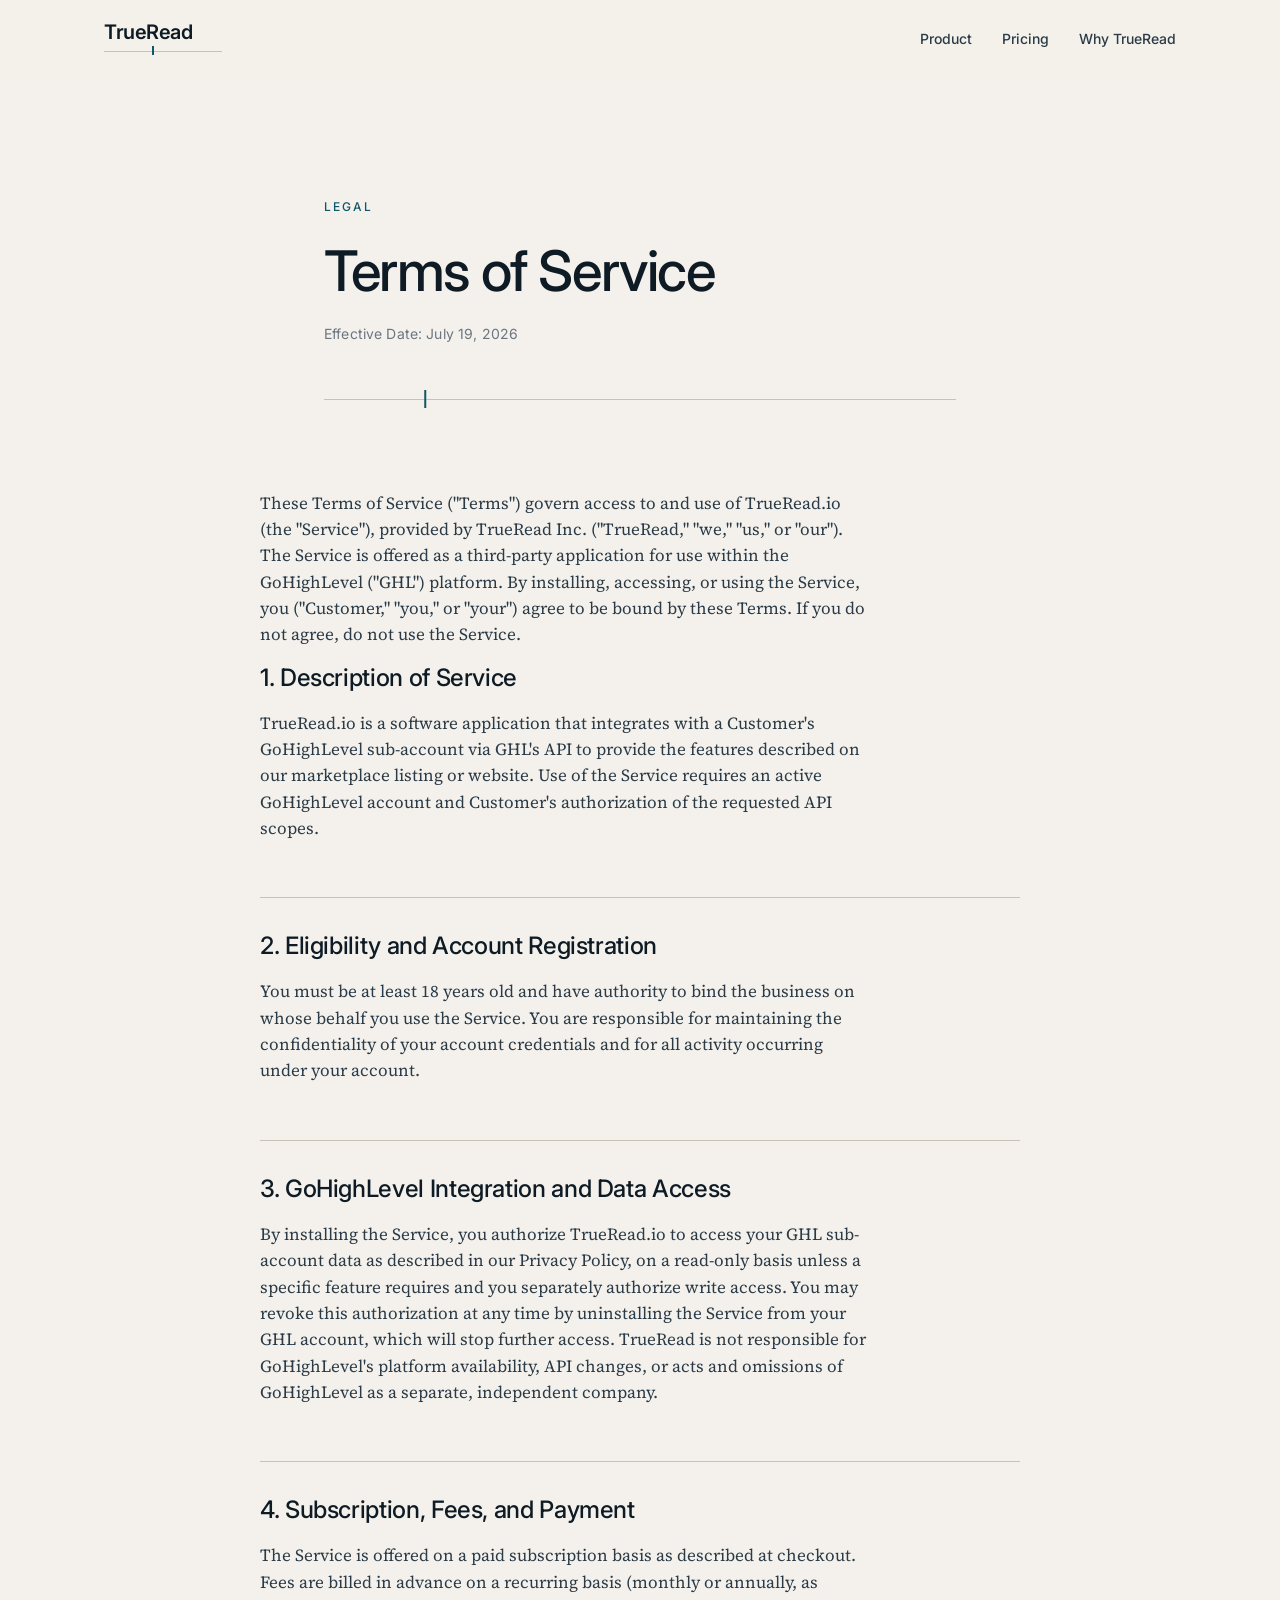
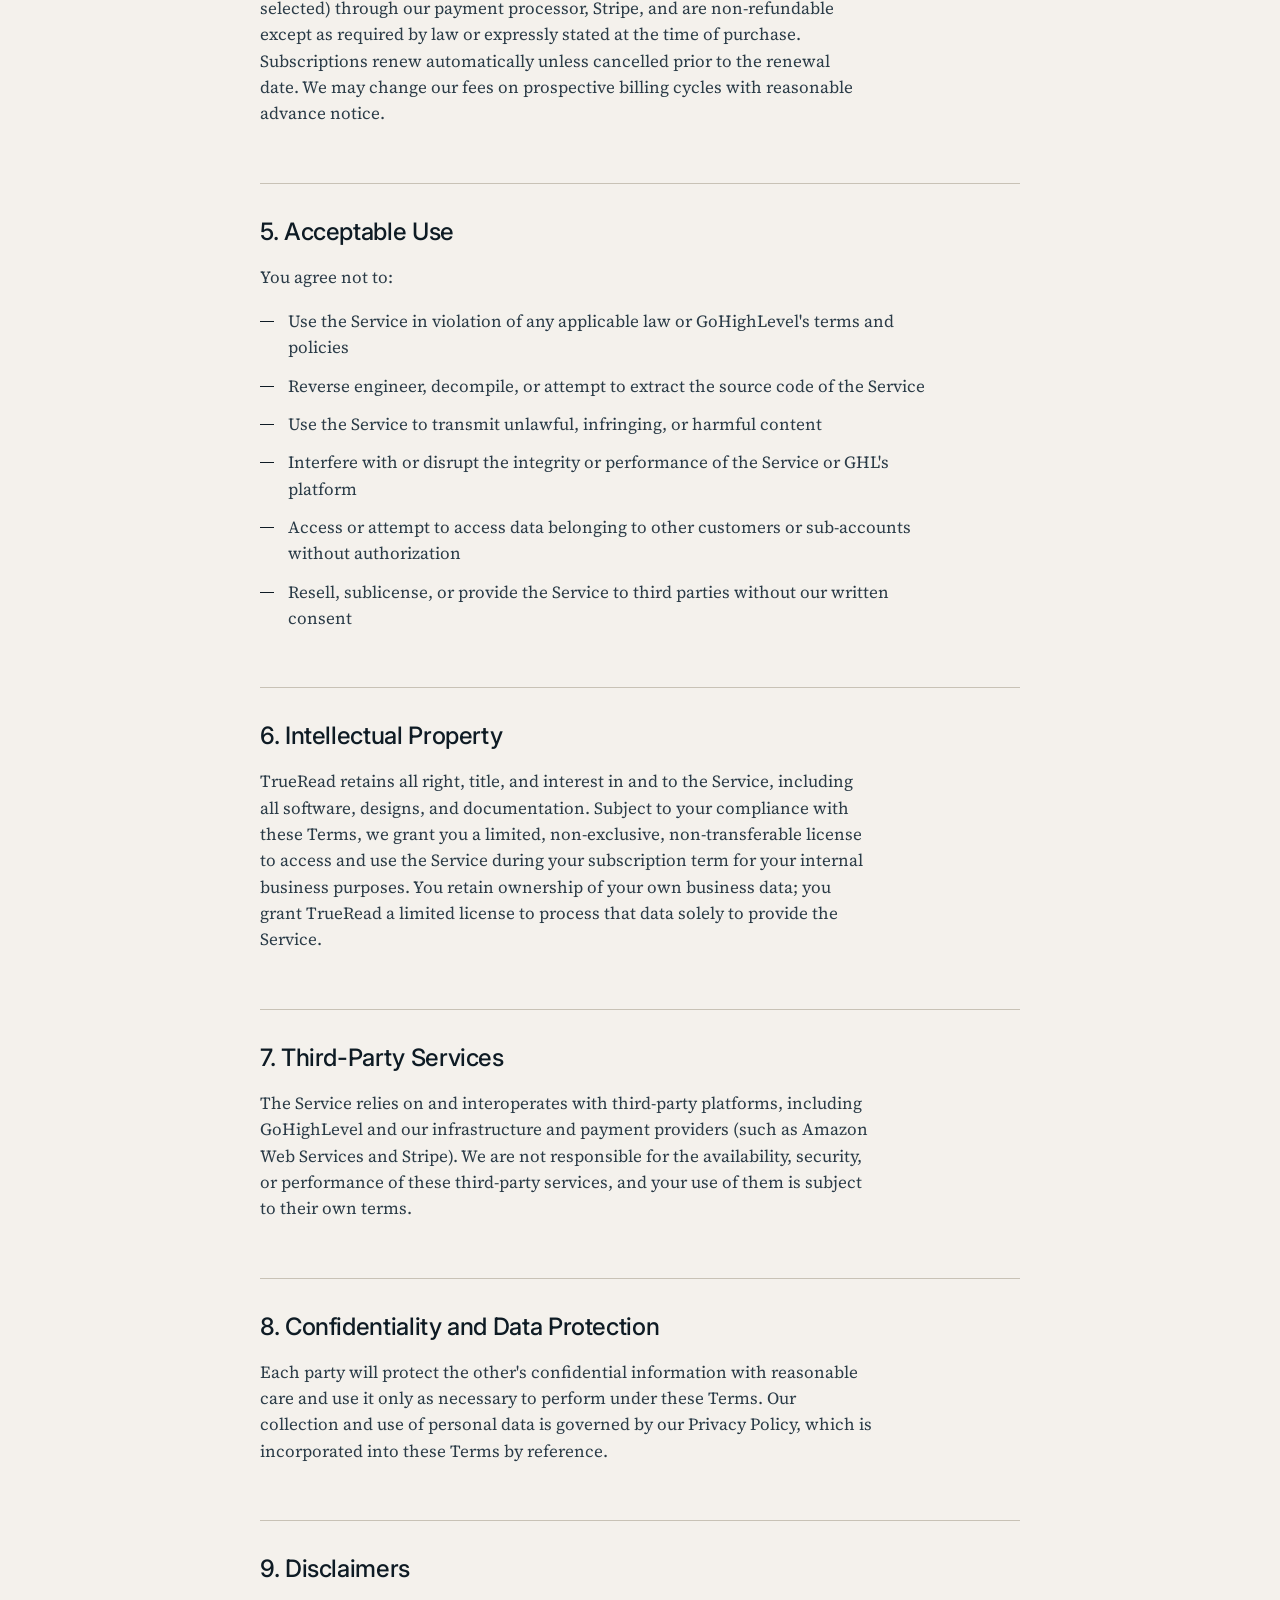
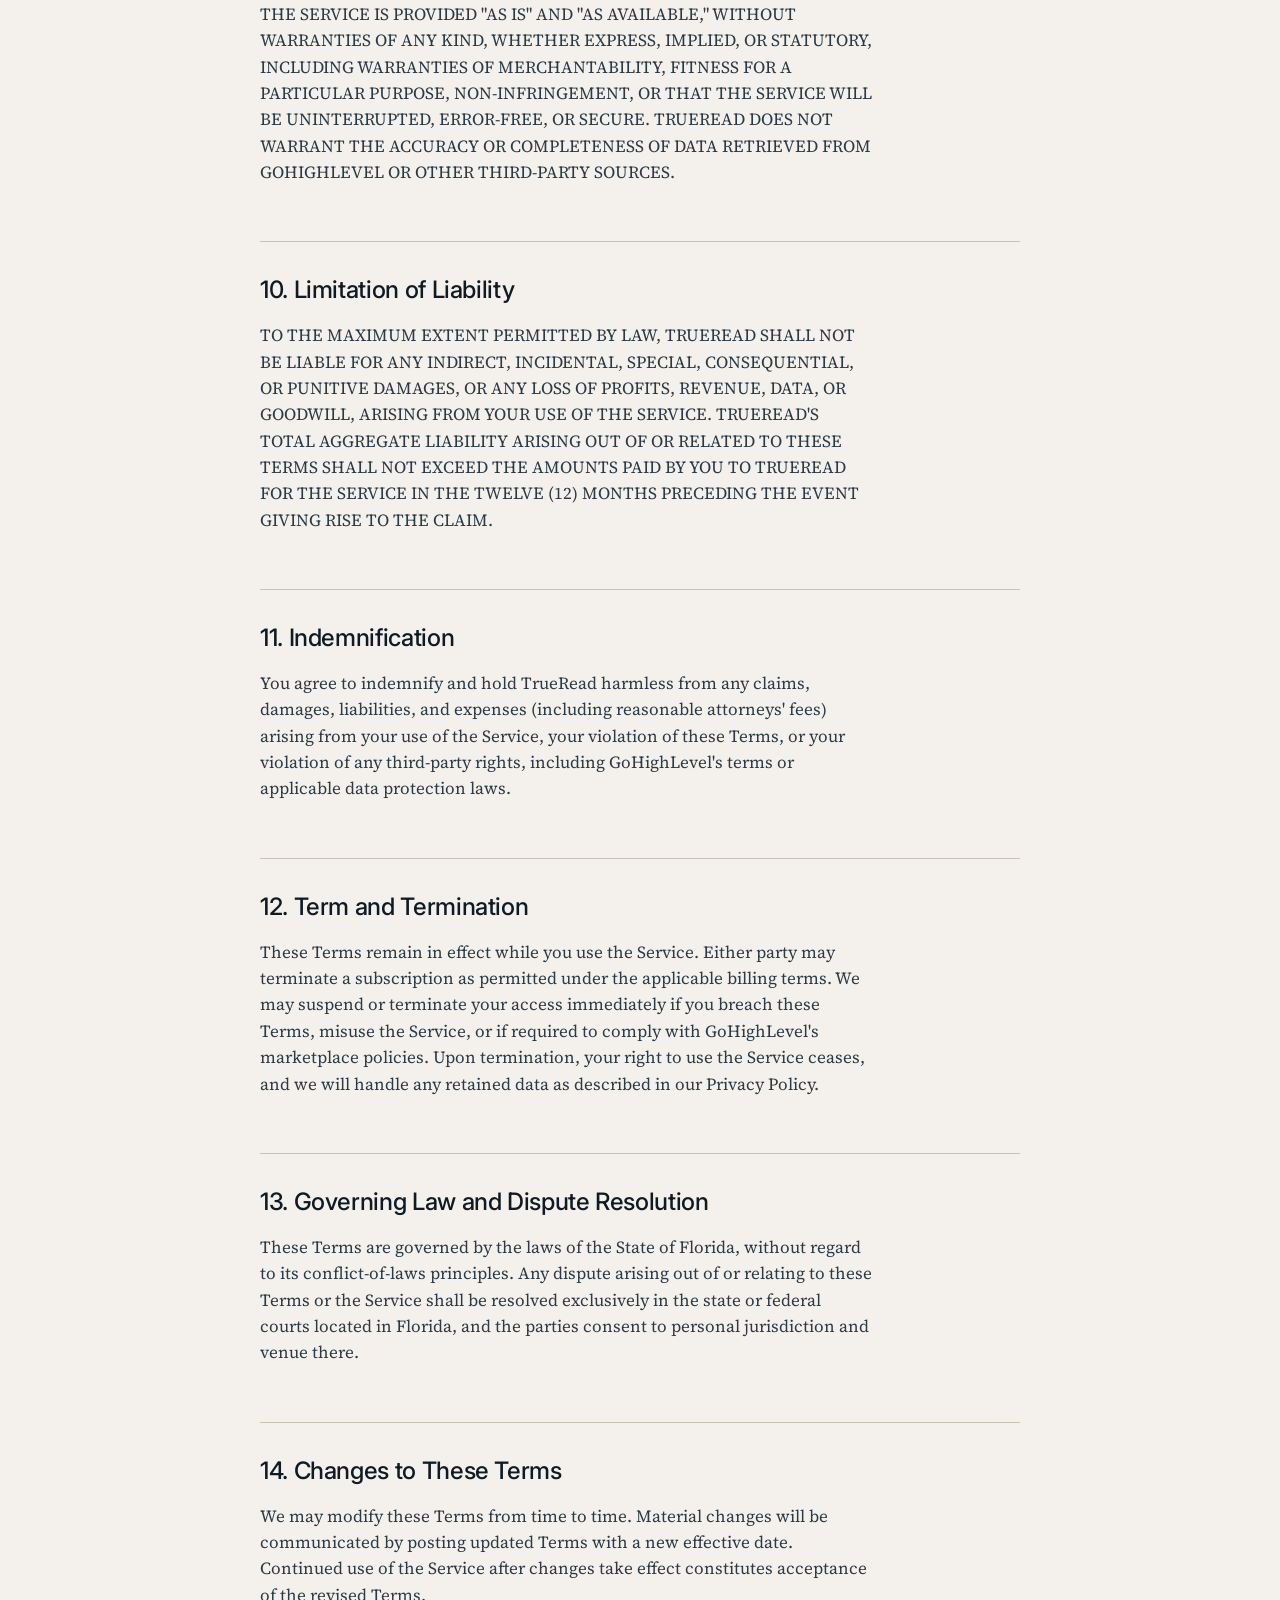
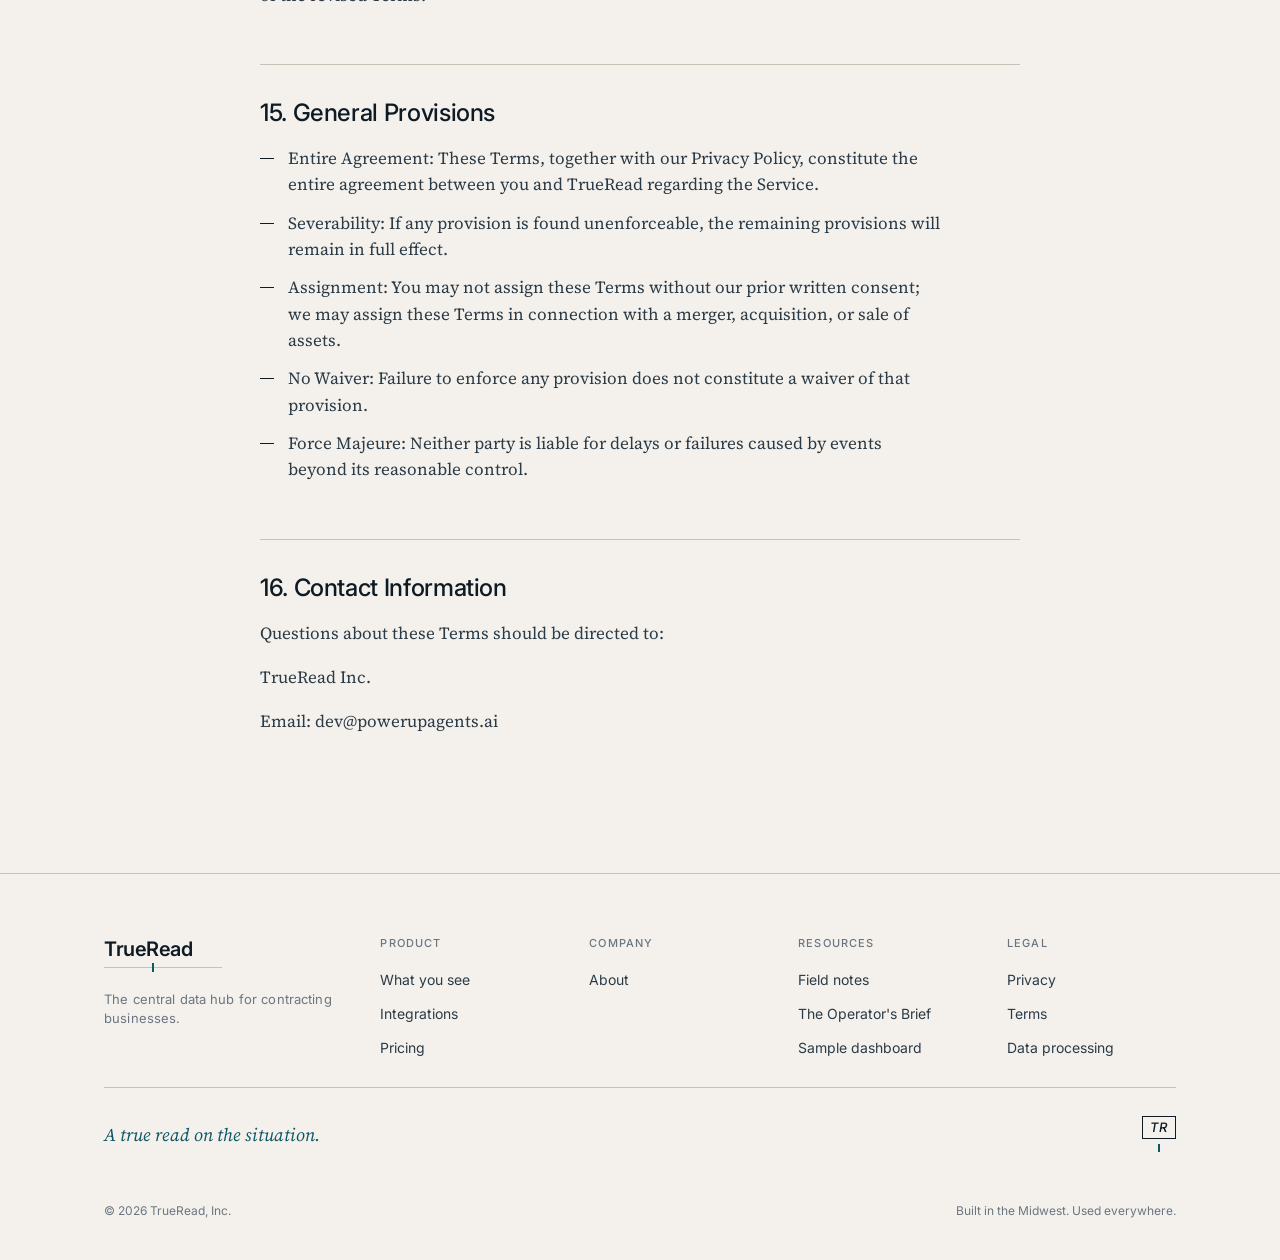
<file: terms.html>
<!doctype html>
<html lang="en">
<head>
<meta charset="utf-8"/>
<meta name="viewport" content="width=device-width, initial-scale=1"/>
<title>TrueRead — Terms of Service</title>
<meta name="description" content="The terms that govern access to and use of TrueRead.io."/>
<link rel="icon" type="image/png" href="assets/favicon.png"/>
<link rel="preconnect" href="https://fonts.googleapis.com"/>
<link rel="preconnect" href="https://fonts.gstatic.com" crossorigin/>
<link rel="stylesheet" href="https://fonts.googleapis.com/css2?family=Inter:wght@400;500;600&family=Source+Serif+4:ital,opsz,wght@0,8..60,400;0,8..60,500;1,8..60,400;1,8..60,500&family=JetBrains+Mono:wght@400;500&display=swap"/>
<link rel="stylesheet" href="styles.css"/>
<style>
.legal-wrap{max-width:760px;margin:0 auto;padding:0 64px;}
.legal-body{padding:80px 0 120px;}
.legal-h2{font-family:var(--sans);font-size:24px;font-weight:500;color:var(--ink);letter-spacing:-.015em;margin:56px 0 20px;padding-top:36px;border-top:1px solid var(--rule);}
.legal-h2:first-of-type{margin-top:0;padding-top:0;border-top:0;}
.legal-h3{font-family:var(--sans);font-size:17px;font-weight:600;color:var(--ink);letter-spacing:-.01em;margin:32px 0 12px;}
.legal-p{margin:0 0 18px;max-width:68ch;}
.legal-list{list-style:none;padding:0;margin:0 0 22px;display:flex;flex-direction:column;gap:12px;max-width:68ch;}
.legal-list li{font-family:var(--serif);font-size:17px;line-height:1.55;color:var(--slate);display:flex;gap:14px;}
.legal-list li::before{content:"";flex-shrink:0;width:14px;height:1px;background:var(--ink);margin-top:13px;}
.legal-lead{font-family:var(--serif);font-size:20px;line-height:1.5;color:var(--slate);margin-top:14px;max-width:68ch;}
@media(max-width:760px){.legal-wrap{padding:0 24px;}.legal-body{padding:48px 0 72px;}.legal-h2{font-size:21px;}}
</style>
</head>
<body>

<nav class="nav">
  <div class="nav-inner">
    <a href="onepage.html#top" class="reading" style="--wm:20px;width:118px" aria-label="TrueRead home"><span class="word">TrueRead</span><span class="needle-rule"></span></a>
    <div class="nav-links">
      <a class="nav-link" href="onepage.html#product">Product</a>
      <a class="nav-link" href="onepage.html#pricing">Pricing</a>
      <a class="nav-link" href="onepage.html#about">Why TrueRead</a>
    </div>
    <button class="nav-toggle" aria-label="Menu"><span></span><span></span></button>
  </div>
  <div class="mobile-menu">
    <a href="onepage.html#product">Product</a><a href="onepage.html#pricing">Pricing</a><a href="onepage.html#about">Why TrueRead</a>
  </div>
</nav>

<section class="legal-wrap" style="padding-top:120px">
  <div class="eyebrow" style="margin-bottom:28px">Legal</div>
  <h1 style="font-size:56px">Terms of Service</h1>
  <p class="muted" style="margin-top:24px;font-size:14px">Effective Date: July 19, 2026</p>
  <div style="margin-top:44px"><div class="needle left"></div></div>
</section>

<section class="legal-wrap legal-body">
<p class="body legal-p">These Terms of Service ("Terms") govern access to and use of TrueRead.io (the "Service"), provided by TrueRead Inc. ("TrueRead," "we," "us," or "our"). The Service is offered as a third-party application for use within the GoHighLevel ("GHL") platform. By installing, accessing, or using the Service, you ("Customer," "you," or "your") agree to be bound by these Terms. If you do not agree, do not use the Service.</p>
<h2 class="legal-h2">1. Description of Service</h2>
<p class="body legal-p">TrueRead.io is a software application that integrates with a Customer's GoHighLevel sub-account via GHL's API to provide the features described on our marketplace listing or website. Use of the Service requires an active GoHighLevel account and Customer's authorization of the requested API scopes.</p>
<h2 class="legal-h2">2. Eligibility and Account Registration</h2>
<p class="body legal-p">You must be at least 18 years old and have authority to bind the business on whose behalf you use the Service. You are responsible for maintaining the confidentiality of your account credentials and for all activity occurring under your account.</p>
<h2 class="legal-h2">3. GoHighLevel Integration and Data Access</h2>
<p class="body legal-p">By installing the Service, you authorize TrueRead.io to access your GHL sub-account data as described in our Privacy Policy, on a read-only basis unless a specific feature requires and you separately authorize write access. You may revoke this authorization at any time by uninstalling the Service from your GHL account, which will stop further access. TrueRead is not responsible for GoHighLevel's platform availability, API changes, or acts and omissions of GoHighLevel as a separate, independent company.</p>
<h2 class="legal-h2">4. Subscription, Fees, and Payment</h2>
<p class="body legal-p">The Service is offered on a paid subscription basis as described at checkout. Fees are billed in advance on a recurring basis (monthly or annually, as selected) through our payment processor, Stripe, and are non-refundable except as required by law or expressly stated at the time of purchase. Subscriptions renew automatically unless cancelled prior to the renewal date. We may change our fees on prospective billing cycles with reasonable advance notice.</p>
<h2 class="legal-h2">5. Acceptable Use</h2>
<p class="body legal-p">You agree not to:</p>
<ul class="legal-list"><li>Use the Service in violation of any applicable law or GoHighLevel's terms and policies</li><li>Reverse engineer, decompile, or attempt to extract the source code of the Service</li><li>Use the Service to transmit unlawful, infringing, or harmful content</li><li>Interfere with or disrupt the integrity or performance of the Service or GHL's platform</li><li>Access or attempt to access data belonging to other customers or sub-accounts without authorization</li><li>Resell, sublicense, or provide the Service to third parties without our written consent</li></ul>
<h2 class="legal-h2">6. Intellectual Property</h2>
<p class="body legal-p">TrueRead retains all right, title, and interest in and to the Service, including all software, designs, and documentation. Subject to your compliance with these Terms, we grant you a limited, non-exclusive, non-transferable license to access and use the Service during your subscription term for your internal business purposes. You retain ownership of your own business data; you grant TrueRead a limited license to process that data solely to provide the Service.</p>
<h2 class="legal-h2">7. Third-Party Services</h2>
<p class="body legal-p">The Service relies on and interoperates with third-party platforms, including GoHighLevel and our infrastructure and payment providers (such as Amazon Web Services and Stripe). We are not responsible for the availability, security, or performance of these third-party services, and your use of them is subject to their own terms.</p>
<h2 class="legal-h2">8. Confidentiality and Data Protection</h2>
<p class="body legal-p">Each party will protect the other's confidential information with reasonable care and use it only as necessary to perform under these Terms. Our collection and use of personal data is governed by our Privacy Policy, which is incorporated into these Terms by reference.</p>
<h2 class="legal-h2">9. Disclaimers</h2>
<p class="body legal-p">THE SERVICE IS PROVIDED "AS IS" AND "AS AVAILABLE," WITHOUT WARRANTIES OF ANY KIND, WHETHER EXPRESS, IMPLIED, OR STATUTORY, INCLUDING WARRANTIES OF MERCHANTABILITY, FITNESS FOR A PARTICULAR PURPOSE, NON-INFRINGEMENT, OR THAT THE SERVICE WILL BE UNINTERRUPTED, ERROR-FREE, OR SECURE. TRUEREAD DOES NOT WARRANT THE ACCURACY OR COMPLETENESS OF DATA RETRIEVED FROM GOHIGHLEVEL OR OTHER THIRD-PARTY SOURCES.</p>
<h2 class="legal-h2">10. Limitation of Liability</h2>
<p class="body legal-p">TO THE MAXIMUM EXTENT PERMITTED BY LAW, TRUEREAD SHALL NOT BE LIABLE FOR ANY INDIRECT, INCIDENTAL, SPECIAL, CONSEQUENTIAL, OR PUNITIVE DAMAGES, OR ANY LOSS OF PROFITS, REVENUE, DATA, OR GOODWILL, ARISING FROM YOUR USE OF THE SERVICE. TRUEREAD'S TOTAL AGGREGATE LIABILITY ARISING OUT OF OR RELATED TO THESE TERMS SHALL NOT EXCEED THE AMOUNTS PAID BY YOU TO TRUEREAD FOR THE SERVICE IN THE TWELVE (12) MONTHS PRECEDING THE EVENT GIVING RISE TO THE CLAIM.</p>
<h2 class="legal-h2">11. Indemnification</h2>
<p class="body legal-p">You agree to indemnify and hold TrueRead harmless from any claims, damages, liabilities, and expenses (including reasonable attorneys' fees) arising from your use of the Service, your violation of these Terms, or your violation of any third-party rights, including GoHighLevel's terms or applicable data protection laws.</p>
<h2 class="legal-h2">12. Term and Termination</h2>
<p class="body legal-p">These Terms remain in effect while you use the Service. Either party may terminate a subscription as permitted under the applicable billing terms. We may suspend or terminate your access immediately if you breach these Terms, misuse the Service, or if required to comply with GoHighLevel's marketplace policies. Upon termination, your right to use the Service ceases, and we will handle any retained data as described in our Privacy Policy.</p>
<h2 class="legal-h2">13. Governing Law and Dispute Resolution</h2>
<p class="body legal-p">These Terms are governed by the laws of the State of Florida, without regard to its conflict-of-laws principles. Any dispute arising out of or relating to these Terms or the Service shall be resolved exclusively in the state or federal courts located in Florida, and the parties consent to personal jurisdiction and venue there.</p>
<h2 class="legal-h2">14. Changes to These Terms</h2>
<p class="body legal-p">We may modify these Terms from time to time. Material changes will be communicated by posting updated Terms with a new effective date. Continued use of the Service after changes take effect constitutes acceptance of the revised Terms.</p>
<h2 class="legal-h2">15. General Provisions</h2>
<ul class="legal-list"><li>Entire Agreement: These Terms, together with our Privacy Policy, constitute the entire agreement between you and TrueRead regarding the Service.</li><li>Severability: If any provision is found unenforceable, the remaining provisions will remain in full effect.</li><li>Assignment: You may not assign these Terms without our prior written consent; we may assign these Terms in connection with a merger, acquisition, or sale of assets.</li><li>No Waiver: Failure to enforce any provision does not constitute a waiver of that provision.</li><li>Force Majeure: Neither party is liable for delays or failures caused by events beyond its reasonable control.</li></ul>
<h2 class="legal-h2">16. Contact Information</h2>
<p class="body legal-p">Questions about these Terms should be directed to:</p>
<p class="body legal-p">TrueRead Inc.</p>
<p class="body legal-p">Email: dev@powerupagents.ai</p>
</section>

<footer class="footer">
  <div class="wrap">
    <div class="cols">
      <div><a href="onepage.html#top" class="reading" style="--wm:20px;width:118px"><span class="word">TrueRead</span><span class="needle-rule"></span></a><p class="muted" style="margin-top:18px;max-width:240px;line-height:1.5">The central data hub for contracting businesses.</p></div>
      <div><h5>Product</h5><ul><li><a href="onepage.html#product">What you see</a></li><li><a href="onepage.html#product">Integrations</a></li><li><a href="onepage.html#pricing">Pricing</a></li></ul></div>
      <div><h5>Company</h5><ul><li><a href="onepage.html#about">About</a></li></ul></div>
      <div><h5>Resources</h5><ul><li><a href="#">Field notes</a></li><li><a href="#">The Operator's Brief</a></li><li><a href="onepage.html#the-picture">Sample dashboard</a></li></ul></div>
      <div><h5>Legal</h5><ul><li><a href="privacy.html">Privacy</a></li><li><a href="terms.html">Terms</a></li><li><a href="privacy.html#9.-international-data-transfers">Data processing</a></li></ul></div>
    </div>
    <div class="tagline"><span>A true read on the situation.</span><span class="monogram"><span class="frame">TR</span><span class="tick"></span></span></div>
    <div class="copy-row"><span class="copy">© 2026 TrueRead, Inc.</span><span class="copy">Built in the Midwest. Used everywhere.</span></div>
  </div>
</footer>

<script src="site.js"></script>
</body>
</html>
</file>
<file: styles.css>
/* ============================================================
   TrueRead — website stylesheet
   Chrome accent: Instrument Cyan (chrome only, never on data)
   Status colors: product/data only
   ============================================================ */
:root{
  --horizon:#1F3A5F; --horizon-deep:#15283F;
  --ink:#0E1B24; --paper:#F4F1EC; --slate:#2A3B47;
  --panel:#EDE8DE; --rule:#C8C2B6; --muted:#6B7680;
  --cyan:#0F5866; --cyan-deep:#0c4753;
  --positive:#3F6E4A; --caution:#B57B1F; --critical:#9B3A2A;
  --sans:"Inter","Söhne","Helvetica Neue",Helvetica,Arial,sans-serif;
  --serif:"Source Serif 4","Source Serif Pro","Iowan Old Style",Georgia,serif;
  --mono:"JetBrains Mono","IBM Plex Mono",ui-monospace,Menlo,monospace;
  --maxw:1200px; --pad:64px;
}
*{box-sizing:border-box;}
html{scroll-behavior:smooth;}
body{
  margin:0; background:var(--paper); color:var(--slate);
  font-family:var(--sans); -webkit-font-smoothing:antialiased;
  font-feature-settings:"tnum" 0; line-height:1.5;
}
.num,table,.kpi .value,.pricing-num,.tabular{font-variant-numeric:tabular-nums;font-feature-settings:"tnum" 1;}
a{color:var(--ink);text-decoration:none;}
a:hover{color:var(--ink);}
p{margin:0;}
img{max-width:100%;display:block;}
h1,h2,h3,h4,h5{margin:0;color:var(--ink);font-weight:500;letter-spacing:-.01em;line-height:1.05;}
h1{font-size:84px;line-height:.98;letter-spacing:-.025em;}
h2{font-size:56px;line-height:1;letter-spacing:-.02em;}
h3{font-size:32px;line-height:1.1;letter-spacing:-.015em;}
h4{font-size:20px;line-height:1.2;}

.lede{font-family:var(--serif);color:var(--slate);font-size:22px;line-height:1.45;}
.body{font-family:var(--serif);color:var(--slate);font-size:17px;line-height:1.55;}
.smallbody{font-family:var(--serif);color:var(--slate);font-size:15px;line-height:1.55;}
.eyebrow{font-family:var(--sans);color:var(--cyan);font-size:12px;letter-spacing:.16em;text-transform:uppercase;font-weight:500;}
.muted{color:var(--muted);font-family:var(--sans);font-size:13px;letter-spacing:.01em;}
.caption{font-family:var(--sans);color:var(--muted);font-size:11px;letter-spacing:.06em;text-transform:uppercase;}
.serif-italic{font-family:var(--serif);font-style:italic;color:var(--ink);font-weight:400;letter-spacing:-.015em;}

/* layout */
.wrap{max-width:var(--maxw);margin:0 auto;padding:0 var(--pad);}
.wrap-narrow{max-width:880px;margin:0 auto;padding:0 var(--pad);}
.rule{height:1px;background:var(--rule);width:100%;}
.rule-ink{height:1px;background:var(--ink);width:100%;}
.section{padding:120px 0;}

/* buttons */
.btn-primary{background:var(--ink);color:var(--paper);font-family:var(--sans);font-size:14px;font-weight:500;
  padding:12px 22px;border-radius:2px;border:0;cursor:pointer;display:inline-flex;align-items:center;gap:10px;
  transition:background .15s ease;text-decoration:none;}
.btn-primary:hover{background:var(--horizon);color:var(--paper);}
.btn-primary:active{background:var(--ink);filter:brightness(.7);}
.btn-text{color:var(--ink);font-family:var(--sans);font-size:14px;font-weight:500;cursor:pointer;background:transparent;
  border:0;padding:0;position:relative;text-decoration:none;display:inline-flex;align-items:center;gap:8px;}
.btn-text .arw{transition:transform .15s ease;}
.btn-text::after{content:"";position:absolute;left:0;right:22px;bottom:-3px;height:1px;background:var(--cyan);
  transform:scaleX(0);transform-origin:left;transition:transform .18s ease;}
.btn-text:hover{color:var(--ink);}
.btn-text:hover::after{transform:scaleX(1);}
.btn-text:hover .arw{transform:translateX(3px);}

/* ---- The Reading wordmark lockup ---- */
.reading{display:inline-flex;flex-direction:column;align-items:stretch;color:var(--ink);text-decoration:none;}
.reading .word{font-family:var(--sans);font-weight:600;letter-spacing:-.025em;line-height:1;color:inherit;font-size:var(--wm,21px);}
.reading .needle-rule{position:relative;height:calc(var(--wm,21px)*.42);margin-top:calc(var(--wm,21px)*.22);}
.reading .needle-rule::before{content:"";position:absolute;left:0;right:0;top:50%;height:1px;background:var(--rule);}
.reading .needle-rule::after{content:"";position:absolute;left:41%;top:0;bottom:0;width:1.5px;background:var(--cyan);}
.on-dark .reading .word{color:var(--paper);}
.on-dark .reading .needle-rule::before{background:rgba(244,241,236,.28);}

/* needle motif */
.needle{position:relative;height:22px;width:100%;}
.needle::before{content:"";position:absolute;left:0;right:0;top:11px;height:1px;background:var(--rule);}
.needle::after{content:"";position:absolute;left:50%;top:2px;width:1.5px;height:18px;background:var(--cyan);transform:translateX(-.75px);}
.needle.left::after{left:16%;} .needle.right::after{left:78%;} .needle.q1::after{left:33%;}

/* ---- NAV ---- */
.nav{position:sticky;top:0;z-index:50;background:rgba(244,241,236,.9);backdrop-filter:blur(8px);border-bottom:1px solid transparent;transition:border-color .2s;}
.nav.scrolled{border-bottom-color:var(--rule);}
.nav-inner{display:flex;align-items:center;justify-content:space-between;padding:22px var(--pad);max-width:var(--maxw);margin:0 auto;}
.nav-links{display:flex;align-items:center;gap:30px;}
.nav-link{font-family:var(--sans);font-size:14px;color:var(--slate);font-weight:500;cursor:pointer;position:relative;padding:4px 0;transition:color .15s;}
.nav-link:hover{color:var(--ink);}
.nav-link.active{color:var(--ink);}
.nav-link.active::after{content:"";position:absolute;left:0;right:0;bottom:-1px;height:1px;background:var(--cyan);}
.nav-toggle{display:none;flex-direction:column;gap:5px;background:none;border:0;cursor:pointer;padding:6px;}
.nav-toggle span{width:22px;height:1.5px;background:var(--ink);display:block;transition:transform .2s;}
.mobile-menu{display:none;}

/* ---- FOOTER ---- */
.footer{background:var(--paper);border-top:1px solid var(--rule);}
.footer .cols{display:grid;grid-template-columns:1.4fr repeat(4,1fr);gap:40px;padding:64px 0 28px;}
.footer h5{font-family:var(--sans);font-size:11px;letter-spacing:.1em;text-transform:uppercase;color:var(--muted);font-weight:500;margin-bottom:18px;}
.footer ul{list-style:none;padding:0;margin:0;display:flex;flex-direction:column;gap:10px;}
.footer li a{font-family:var(--sans);font-size:14px;color:var(--slate);transition:color .15s;}
.footer li a:hover{color:var(--ink);}
.footer .tagline{font-family:var(--serif);font-style:italic;color:var(--cyan);font-size:18px;padding:28px 0;border-top:1px solid var(--rule);display:flex;align-items:center;justify-content:space-between;}
.footer .copy-row{display:flex;justify-content:space-between;padding:22px 0 40px;}
.footer .copy{font-family:var(--sans);font-size:12px;color:var(--muted);}
.monogram{display:inline-flex;flex-direction:column;align-items:center;gap:5px;color:var(--ink);}
.monogram .frame{border:1px solid currentColor;padding:4px 7px;font-family:var(--sans);font-weight:500;font-size:13px;letter-spacing:.04em;line-height:1;}
.monogram .tick{width:1.5px;height:8px;background:var(--cyan);}

/* ---- closing CTA ---- */
.cta-panel{background:var(--horizon);color:var(--paper);padding:90px 80px;display:flex;align-items:center;justify-content:space-between;gap:60px;margin-top:120px;}
.cta-panel h2{color:var(--paper);font-size:52px;max-width:600px;}
.cta-panel .cta-btn{background:var(--cyan);color:var(--paper);font-family:var(--sans);font-size:14px;font-weight:500;padding:14px 26px;border-radius:2px;cursor:pointer;border:0;text-decoration:none;transition:background .15s;white-space:nowrap;}
.cta-panel .cta-btn:hover{background:var(--cyan-deep);color:var(--paper);}
.cta-panel .needle-block{display:flex;flex-direction:column;align-items:center;gap:14px;}
.cta-panel .needle-block .horiz{width:80px;height:1px;background:rgba(244,241,236,.3);}
.cta-panel .needle-block .tick{width:1.5px;height:22px;background:var(--cyan);}

/* ---- KPI ---- */
.kpi{padding:22px 0 20px;border-top:1px solid var(--rule);}
.kpi .label{font-family:var(--sans);font-size:11px;letter-spacing:.08em;text-transform:uppercase;color:var(--muted);margin-bottom:14px;}
.kpi .value{font-family:var(--sans);font-size:30px;font-weight:500;letter-spacing:-.015em;color:var(--ink);font-variant-numeric:tabular-nums;}
.kpi .value .unit{font-size:18px;color:var(--muted);font-weight:400;margin-left:2px;}
.kpi .delta{font-family:var(--sans);font-size:12px;letter-spacing:.02em;color:var(--muted);margin-top:8px;font-variant-numeric:tabular-nums;}
.kpi.critical .label,.kpi.critical .delta{color:var(--critical);}
.kpi.caution .label,.kpi.caution .delta{color:var(--caution);}
.kpi.positive .delta{color:var(--positive);}

/* ---- dashboard mock ---- */
.dash{background:var(--paper);border:1px solid var(--rule);padding:36px;}
.dash-head{display:flex;justify-content:space-between;align-items:flex-end;margin-bottom:28px;padding-bottom:20px;border-bottom:1px solid var(--rule);}
.dash-head .co{font-family:var(--sans);font-size:20px;color:var(--ink);font-weight:500;letter-spacing:-.01em;}
.dash-controls{display:flex;gap:24px;align-items:center;font-family:var(--sans);font-size:12px;color:var(--muted);letter-spacing:.02em;}
.dash-controls .cur{color:var(--ink);}
.kpi-grid{display:grid;grid-template-columns:repeat(4,1fr);gap:36px;}
.chart-strip{margin-top:36px;padding-top:28px;border-top:1px solid var(--rule);}
.chart-legend{display:flex;justify-content:space-between;align-items:baseline;margin-bottom:18px;}
.chart-axis text{font-family:var(--sans);font-size:9px;fill:var(--muted);font-variant-numeric:tabular-nums;letter-spacing:.02em;}
.chart-grid line{stroke:var(--rule);stroke-width:.5;}
.chart-caption{margin-top:14px;display:flex;align-items:center;gap:12px;}
.chart-caption .tk{width:1.5px;height:14px;background:var(--cyan);}
.chart-caption .tx{font-family:var(--sans);font-size:12px;color:var(--cyan);letter-spacing:.01em;font-weight:500;}

/* ---- tables ---- */
table.tr-table{width:100%;border-collapse:collapse;font-family:var(--sans);font-size:14px;color:var(--ink);}
table.tr-table th,table.tr-table td{text-align:left;padding:14px 0;border-bottom:1px solid var(--rule);font-variant-numeric:tabular-nums;}
table.tr-table th{font-weight:500;font-size:11px;letter-spacing:.08em;text-transform:uppercase;color:var(--muted);padding-bottom:10px;}
table.tr-table td.r,table.tr-table th.r{text-align:right;}
td.critical{color:var(--critical);} td.caution{color:var(--caution);} td.positive{color:var(--positive);}

/* ---- image placeholder ---- */
.img-placeholder{background:repeating-linear-gradient(135deg,var(--panel) 0,var(--panel) 10px,#e3ddd0 10px,#e3ddd0 20px);
  display:flex;align-items:center;justify-content:center;position:relative;border:1px solid var(--rule);}
.img-placeholder .ph-label{font-family:var(--mono);font-size:11px;color:var(--muted);background:var(--paper);padding:6px 10px;letter-spacing:.04em;border:1px solid var(--rule);}

/* ---- pricing ---- */
.tiers{display:grid;grid-template-columns:repeat(3,1fr);border:1px solid var(--rule);}
.tier{padding:56px 48px 48px;background:var(--paper);border-right:1px solid var(--rule);display:flex;flex-direction:column;}
.tier:last-child{border-right:0;}
.tier.center{background:var(--panel);}
.tier h3{font-size:26px;font-weight:500;margin-bottom:6px;}
.tier .band{font-family:var(--sans);font-size:12px;color:var(--muted);letter-spacing:.06em;text-transform:uppercase;margin-bottom:40px;font-variant-numeric:tabular-nums;}
.tier .price{font-family:var(--sans);font-size:56px;font-weight:500;letter-spacing:-.025em;color:var(--ink);font-variant-numeric:tabular-nums;line-height:1;}
.tier .price-unit{font-family:var(--sans);font-size:13px;color:var(--muted);margin-top:10px;}
.tier ul.includes{list-style:none;padding:22px 0 0;margin:36px 0 40px;display:flex;flex-direction:column;gap:14px;border-top:1px solid var(--rule);flex:1;}
.tier ul.includes li{font-family:var(--serif);font-size:15px;color:var(--slate);display:flex;gap:14px;line-height:1.45;}
.tier ul.includes li::before{content:"";display:block;flex-shrink:0;width:14px;height:1px;background:var(--ink);margin-top:11px;}
.faq-grid{display:grid;grid-template-columns:repeat(2,1fr);gap:0 56px;}
.faq-item{border-top:1px solid var(--rule);padding:32px 0;}
.faq-item h3{font-size:19px;font-weight:500;margin-bottom:14px;}

/* ---- forms ---- */
.field{display:flex;flex-direction:column;gap:8px;}
.field label{font-family:var(--sans);font-size:12px;color:var(--muted);letter-spacing:.04em;text-transform:uppercase;font-weight:500;}
.field input,.field select{background:transparent;border:0;border-bottom:1px solid var(--rule);font-family:var(--sans);font-size:18px;color:var(--ink);padding:10px 0 12px;border-radius:0;outline:none;transition:border-color .15s;appearance:none;width:100%;}
.field input:focus,.field select:focus{border-bottom-color:var(--ink);}
.field input::placeholder{color:var(--muted);}
.field.err input,.field.err select{border-bottom-color:var(--critical);}
.field .err-msg{font-family:var(--sans);font-size:12px;color:var(--critical);display:none;}
.field.err .err-msg{display:block;}
.form-success{border:1px solid var(--cyan);padding:40px 44px;background:var(--panel);}

/* ---- customers ---- */
.story{border-top:1px solid var(--rule);padding:80px 0;display:grid;grid-template-columns:320px 1fr;gap:80px;align-items:flex-start;}
.story-meta{display:flex;gap:28px;font-family:var(--sans);font-size:12px;color:var(--muted);letter-spacing:.04em;text-transform:uppercase;flex-wrap:wrap;}
.story-grid{display:grid;grid-template-columns:100px 1fr;gap:28px 32px;border-top:1px solid var(--rule);padding-top:32px;}

/* ---- product surfaces ---- */
.surface{border-top:1px solid var(--rule);padding:100px 0;display:grid;grid-template-columns:1fr 1.2fr;gap:80px;align-items:flex-start;}
.surface>div{min-width:0;}
.surface .surface-copy{position:sticky;top:100px;}
.surface ul.bullets{list-style:none;padding:0;margin:0;display:flex;flex-direction:column;gap:14px;}
.surface ul.bullets li{font-family:var(--sans);font-size:14px;color:var(--ink);display:flex;gap:14px;line-height:1.4;}
.surface ul.bullets li .n{flex-shrink:0;font-family:var(--mono);color:var(--cyan);font-size:11px;padding-top:3px;}
.integrations-row{display:grid;grid-template-columns:180px 1fr;padding:28px 0;gap:40px;border-top:1px solid var(--rule);align-items:center;}
.integrations-row .names{display:flex;flex-wrap:wrap;gap:36px;}
.integrations-row .names span{font-family:var(--serif);font-style:italic;font-size:18px;color:var(--muted);}

/* ---- about ---- */
.about-block{display:grid;grid-template-columns:220px 1fr;gap:80px;border-top:1px solid var(--rule);padding-top:80px;margin-top:80px;}
.about-block:first-of-type{margin-top:0;}
.about-block .col{max-width:680px;display:flex;flex-direction:column;gap:22px;}

/* ---- logos strip ---- */
.logos-strip{border-top:1px solid var(--rule);border-bottom:1px solid var(--rule);}
.logos-strip .inner{padding:52px var(--pad);display:flex;justify-content:space-between;align-items:center;max-width:var(--maxw);margin:0 auto;}
.logos-strip .brand{font-family:var(--serif);font-style:italic;font-size:18px;color:var(--muted);opacity:.7;}

/* =========== RESPONSIVE =========== */
@media(max-width:1080px){
  :root{--pad:40px;}
  h1{font-size:60px;} h2{font-size:44px;}
  .kpi-grid{grid-template-columns:repeat(2,1fr);gap:24px;}
  .surface{grid-template-columns:1fr;gap:40px;}
  .surface .surface-copy{position:static;}
  .footer .cols{grid-template-columns:1fr 1fr 1fr;gap:32px;}
}
@media(max-width:760px){
  :root{--pad:24px;}
  h1{font-size:40px;} h2{font-size:30px;} h3{font-size:24px;}
  .lede{font-size:17px;} .section{padding:60px 0;}
  .nav-links{display:none;}
  .nav-toggle{display:flex;}
  .nav.open .mobile-menu{display:flex;flex-direction:column;gap:0;padding:8px var(--pad) 24px;border-top:1px solid var(--rule);}
  .mobile-menu a{font-family:var(--sans);font-size:16px;color:var(--slate);font-weight:500;padding:16px 0;border-bottom:1px solid var(--rule);}
  .mobile-menu .btn-primary{margin-top:20px;justify-content:center;border-bottom:0;}
  .cta-panel{flex-direction:column;align-items:flex-start;gap:32px;padding:52px 24px;}
  .cta-panel h2{font-size:30px;}
  .cta-panel .needle-block{flex-direction:row;}
  .cta-panel .needle-block .horiz{width:1px;height:40px;} .cta-panel .needle-block .tick{width:22px;height:1.5px;}
  .kpi-grid{grid-template-columns:1fr;gap:0;}
  .dash{padding:20px;}
  .dash-head{flex-direction:column;align-items:flex-start;gap:16px;}
  .dash-controls{display:none;}
  .tiers{grid-template-columns:1fr;}
  .tier{border-right:0;border-bottom:1px solid var(--rule);}
  .tier:last-child{border-bottom:0;}
  .faq-grid{grid-template-columns:1fr;}
  .story{grid-template-columns:1fr;gap:32px;}
  .story .img-placeholder{width:100% !important;max-width:320px;}
  .story-grid{grid-template-columns:1fr;gap:6px 0;}
  .story-grid .caption{margin-top:20px;}
  .about-block{grid-template-columns:1fr;gap:24px;}
  .footer .cols{grid-template-columns:1fr 1fr;gap:28px;}
  .logos-strip .inner{flex-wrap:wrap;gap:20px 32px;justify-content:flex-start;}
  .demo-grid{grid-template-columns:1fr !important;gap:48px !important;}
  .chart-caption{padding-left:0 !important;}

  /* --- beat inline styles from the page markup --- */
  section.wrap,section > .wrap,section > .wrap-narrow{padding-left:24px !important;padding-right:24px !important;}
  section[style]{padding-top:64px !important;padding-bottom:64px !important;}
  section[style]{padding-left:0 !important;padding-right:0 !important;}
  section.wrap[style]{padding-left:24px !important;padding-right:24px !important;}
  h1[style]{font-size:40px !important;}
  h2[style]{font-size:30px !important;}
  h3[style]{font-size:22px !important;}
  /* problem trio + any inline 3-up grid collapses */
  [style*="repeat(3,1fr)"]{grid-template-columns:1fr !important;gap:36px !important;}
  [style*="repeat(3, 1fr)"]{grid-template-columns:1fr !important;gap:36px !important;}
  /* wide inline 2-col grids (faq header, founder) collapse */
  [style*="320px 1fr"],[style*="420px 1fr"]{grid-template-columns:1fr !important;gap:32px !important;}
  /* wide data tables scroll instead of squishing */
  .surface>div,.surface>div>div{min-width:0;}
  .surface > div > div,.dash{overflow-x:auto;-webkit-overflow-scrolling:touch;}
  table.tr-table{min-width:420px;}
  .dash table.tr-table,.dash .kpi-grid{min-width:0;}
  /* integrations header stacks */
  .integrations-row{grid-template-columns:1fr !important;gap:12px !important;}
  /* keep the closing headline from colliding */
  .cta-panel h2{font-size:26px !important;line-height:1.15;}
}
@media(max-width:400px){
  h1[style],h1{font-size:34px !important;}
  h2[style],h2{font-size:26px !important;}
  .lede{font-size:16px;}
  .tier{padding:40px 28px 36px;}
  .dash{padding:16px;}
  .kpi .value{font-size:26px;}
}

/* --- product-aligned additions --- */
.report-row{display:grid;grid-template-columns:64px 260px 1fr 190px;gap:32px;padding:26px 0;border-bottom:1px solid var(--rule);align-items:baseline;}
.report-row h4{font-size:18px;margin:0;}
.tiers.four{grid-template-columns:repeat(4,1fr);}
.tiers.four .tier{padding:44px 30px 40px;}
.tiers.four .tier .price{font-size:46px;}
@media(max-width:1080px){
  .tiers.four{grid-template-columns:repeat(2,1fr);}
  .tiers.four .tier{border-bottom:1px solid var(--rule);}
  .report-row{grid-template-columns:64px 1fr;gap:8px 24px;}
  .report-row .caption{grid-column:2;}
}
@media(max-width:760px){
  .tiers.four{grid-template-columns:1fr !important;}
  .report-row{grid-template-columns:1fr !important;gap:8px !important;}
  .report-row .caption{grid-column:auto !important;}
}
</file>
